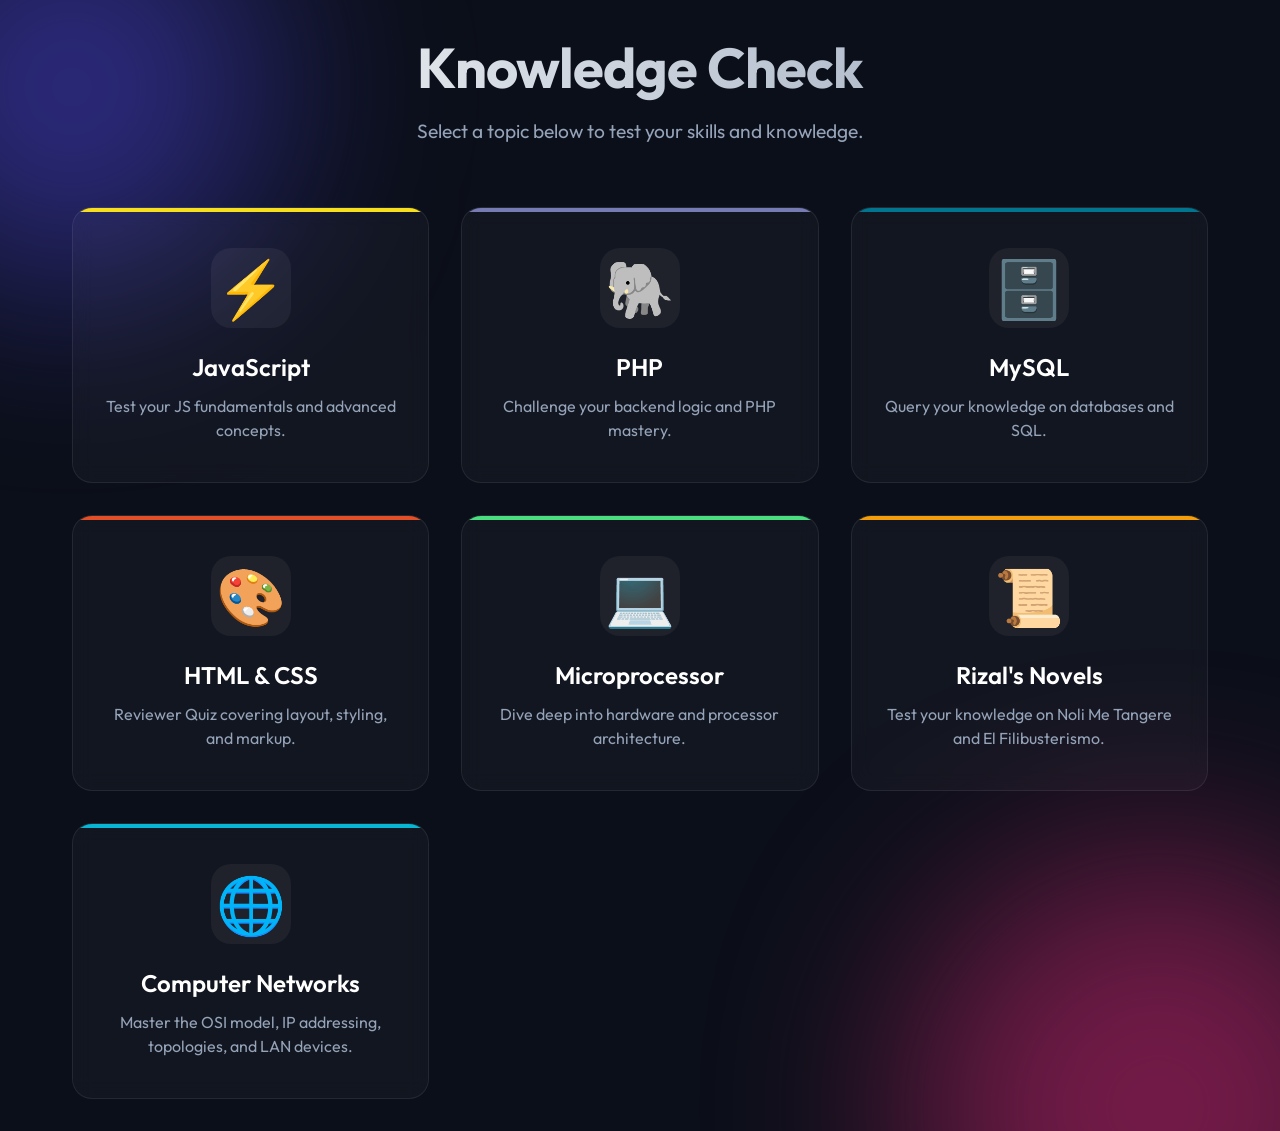
<file: index.html>
<!DOCTYPE html>
<html lang="en">
<head>
    <meta charset="UTF-8">
    <meta name="viewport" content="width=device-width, initial-scale=1.0">
    <title>Quiz Portal</title>
    <meta name="description" content="Select a quiz to test your programming and tech knowledge.">
    <link href="https://fonts.googleapis.com/css2?family=Outfit:wght@300;400;600;700&display=swap" rel="stylesheet">
    <link rel="stylesheet" href="style.css">
</head>
<body>
    <div class="background">
        <div class="blob blob-1"></div>
        <div class="blob blob-2"></div>
    </div>
    <div class="container">
        <header>
            <h1>Knowledge Check</h1>
            <p>Select a topic below to test your skills and knowledge.</p>
        </header>
        
        <div class="cards-container">
            <a href="JSQuiz/index.html" class="card js">
                <div class="card-icon">⚡</div>
                <div class="card-content">
                    <h2>JavaScript</h2>
                    <p>Test your JS fundamentals and advanced concepts.</p>
                </div>
            </a>
            
            <a href="PHP/index.html" class="card php">
                <div class="card-icon">🐘</div>
                <div class="card-content">
                    <h2>PHP</h2>
                    <p>Challenge your backend logic and PHP mastery.</p>
                </div>
            </a>
            
            <a href="MySQLQuiz/index.html" class="card mysql">
                <div class="card-icon">🗄️</div>
                <div class="card-content">
                    <h2>MySQL</h2>
                    <p>Query your knowledge on databases and SQL.</p>
                </div>
            </a>
            
            <a href="ReviewerQuiz/index.html" class="card htmlcss">
                <div class="card-icon">🎨</div>
                <div class="card-content">
                    <h2>HTML & CSS</h2>
                    <p>Reviewer Quiz covering layout, styling, and markup.</p>
                </div>
            </a>

            <a href="MicroprocessorQuiz/index.html" class="card micro">
                <div class="card-icon">💻</div>
                <div class="card-content">
                    <h2>Microprocessor</h2>
                    <p>Dive deep into hardware and processor architecture.</p>
                </div>
            </a>

            <a href="RizalQuiz/index.html" class="card rizal">
                <div class="card-icon">📜</div>
                <div class="card-content">
                    <h2>Rizal's Novels</h2>
                    <p>Test your knowledge on Noli Me Tangere and El Filibusterismo.</p>
                </div>
            </a>

            <a href="NetworksQuiz/index.html" class="card networks">
                <div class="card-icon">🌐</div>
                <div class="card-content">
                    <h2>Computer Networks</h2>
                    <p>Master the OSI model, IP addressing, topologies, and LAN devices.</p>
                </div>
            </a>
        </div>
    </div>
</body>
</html>
</file>
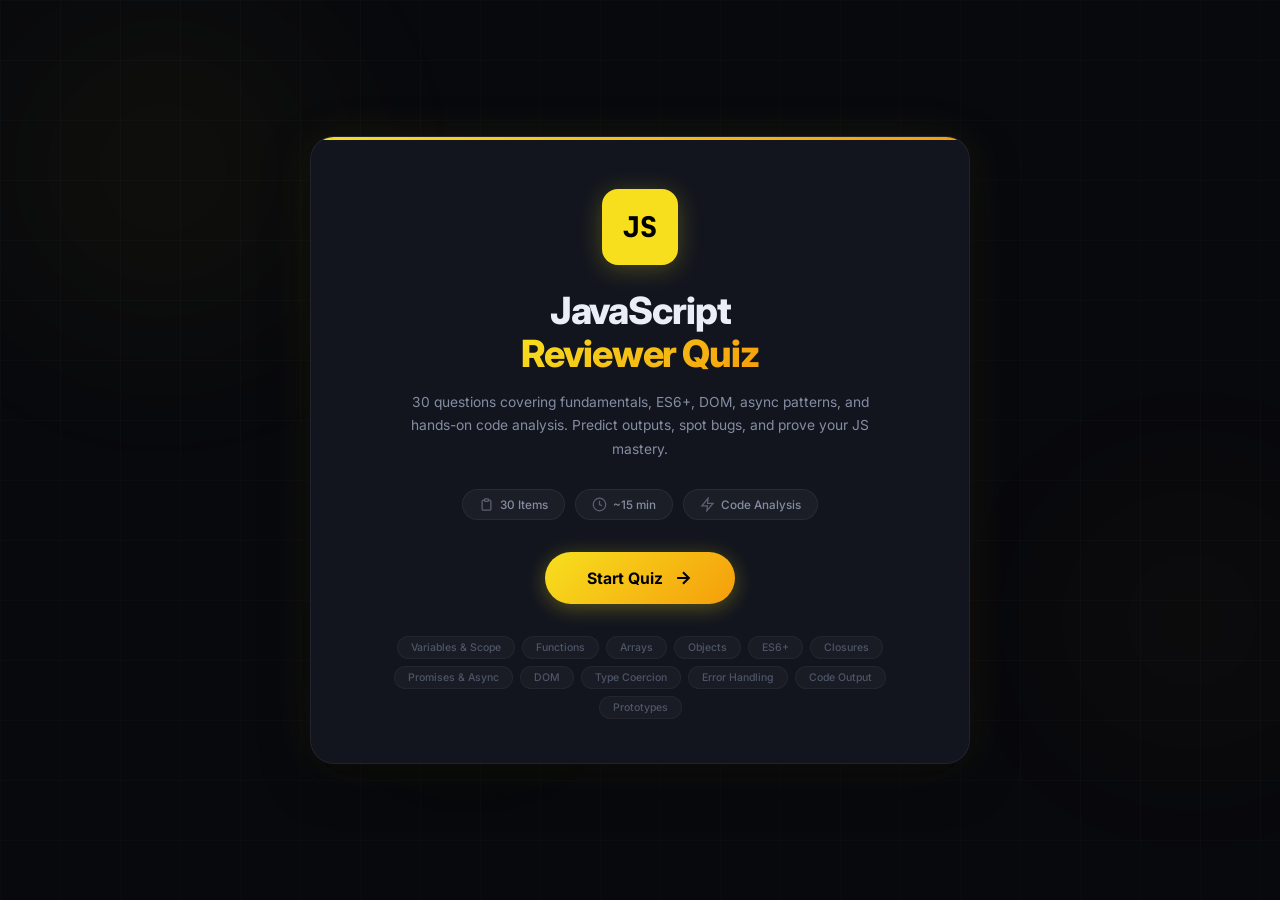
<file: JSQuiz/index.html>
<!DOCTYPE html>
<html lang="en">
<head>
    <meta charset="UTF-8">
    <meta name="viewport" content="width=device-width, initial-scale=1.0">
    <title>JavaScript Reviewer Quiz — 30 Items</title>
    <meta name="description" content="Test your JavaScript knowledge with 30 questions including code analysis, output prediction, and concept mastery.">
    <link rel="preconnect" href="https://fonts.googleapis.com">
    <link rel="preconnect" href="https://fonts.gstatic.com" crossorigin>
    <link href="https://fonts.googleapis.com/css2?family=Inter:wght@300;400;500;600;700;800;900&family=JetBrains+Mono:ital,wght@0,400;0,500;0,600;0,700;1,400&display=swap" rel="stylesheet">
    <link rel="stylesheet" href="style.css">
</head>
<body>
    <!-- Ambient -->
    <div class="ambient">
        <div class="orb orb-1"></div>
        <div class="orb orb-2"></div>
        <div class="orb orb-3"></div>
        <div class="grid-overlay"></div>
    </div>

    <div class="app" id="app">

        <!-- ===== START ===== -->
        <section class="screen start-screen active" id="startScreen">
            <div class="card start-card">
                <div class="js-logo">
                    <span>JS</span>
                </div>
                <h1 class="start-title">JavaScript<br><span class="gradient-text">Reviewer Quiz</span></h1>
                <p class="start-desc">30 questions covering fundamentals, ES6+, DOM, async patterns, and hands-on code analysis. Predict outputs, spot bugs, and prove your JS mastery.</p>

                <div class="pill-row">
                    <div class="pill"><svg width="15" height="15" viewBox="0 0 24 24" fill="none" stroke="currentColor" stroke-width="2"><path d="M9 5H7a2 2 0 00-2 2v12a2 2 0 002 2h10a2 2 0 002-2V7a2 2 0 00-2-2h-2"/><rect x="9" y="3" width="6" height="4" rx="1"/></svg>30 Items</div>
                    <div class="pill"><svg width="15" height="15" viewBox="0 0 24 24" fill="none" stroke="currentColor" stroke-width="2"><circle cx="12" cy="12" r="10"/><path d="M12 6v6l4 2"/></svg>~15 min</div>
                    <div class="pill"><svg width="15" height="15" viewBox="0 0 24 24" fill="none" stroke="currentColor" stroke-width="2"><path d="M13 2L3 14h9l-1 8 10-12h-9l1-8z"/></svg>Code Analysis</div>
                </div>

                <button class="btn-start" id="btnStart">
                    <span>Start Quiz</span>
                    <svg width="20" height="20" viewBox="0 0 24 24" fill="none" stroke="currentColor" stroke-width="2.5"><path d="M5 12h14M12 5l7 7-7 7"/></svg>
                </button>

                <div class="tag-cloud">
                    <span>Variables & Scope</span><span>Functions</span><span>Arrays</span>
                    <span>Objects</span><span>ES6+</span><span>Closures</span>
                    <span>Promises & Async</span><span>DOM</span><span>Type Coercion</span>
                    <span>Error Handling</span><span>Code Output</span><span>Prototypes</span>
                </div>
            </div>
        </section>

        <!-- ===== QUIZ ===== -->
        <section class="screen quiz-screen" id="quizScreen">
            <header class="quiz-topbar">
                <div class="topbar-left">
                    <span class="q-num" id="qNum">1 / 30</span>
                    <span class="q-cat-pill" id="qCatPill">Fundamentals</span>
                </div>
                <div class="topbar-right">
                    <span class="score-badge" id="scoreBadge">
                        <svg width="14" height="14" viewBox="0 0 24 24" fill="none" stroke="currentColor" stroke-width="2"><polygon points="12 2 15.09 8.26 22 9.27 17 14.14 18.18 21.02 12 17.77 5.82 21.02 7 14.14 2 9.27 8.91 8.26 12 2"/></svg>
                        <span id="liveScore">0</span>
                    </span>
                </div>
            </header>

            <div class="progress-track"><div class="progress-fill" id="progressFill"></div></div>

            <div class="quiz-card" id="quizCard">
                <!-- Type indicator -->
                <div class="q-type-row">
                    <span class="q-type-badge" id="qTypeBadge">
                        <svg width="14" height="14" viewBox="0 0 24 24" fill="none" stroke="currentColor" stroke-width="2"><circle cx="12" cy="12" r="10"/><path d="M9.09 9a3 3 0 015.83 1c0 2-3 3-3 3"/><circle cx="12" cy="17" r=".5"/></svg>
                        Concept
                    </span>
                    <span class="q-diff" id="qDiff">Medium</span>
                </div>

                <!-- Question -->
                <h2 class="q-text" id="qText">Loading…</h2>

                <!-- Code block -->
                <div class="code-panel" id="codePanel" style="display:none">
                    <div class="code-toolbar">
                        <span class="code-lang">JavaScript</span>
                        <span class="code-label" id="codeLabel">Analyze this code</span>
                    </div>
                    <pre class="code-pre"><code id="codeContent"></code></pre>
                </div>

                <!-- Options -->
                <div class="options" id="optionsContainer"></div>

                <!-- Feedback -->
                <div class="feedback" id="feedback" style="display:none">
                    <div class="fb-stripe" id="fbStripe"></div>
                    <div class="fb-body">
                        <div class="fb-head">
                            <span class="fb-icon" id="fbIcon"></span>
                            <span class="fb-title" id="fbTitle">Correct!</span>
                        </div>
                        <p class="fb-explain" id="fbExplain"></p>
                    </div>
                </div>
            </div>

            <div class="quiz-bottom">
                <button class="btn-next" id="btnNext" style="display:none">
                    <span id="nextLabel">Next</span>
                    <svg width="18" height="18" viewBox="0 0 24 24" fill="none" stroke="currentColor" stroke-width="2.5"><path d="M5 12h14M12 5l7 7-7 7"/></svg>
                </button>
            </div>
        </section>

        <!-- ===== RESULTS ===== -->
        <section class="screen results-screen" id="resultsScreen">
            <div class="card results-card">
                <!-- Score ring -->
                <div class="ring-wrap">
                    <svg class="ring-svg" viewBox="0 0 130 130">
                        <circle cx="65" cy="65" r="56" stroke="rgba(255,255,255,0.05)" stroke-width="10" fill="none"/>
                        <circle id="ringArc" cx="65" cy="65" r="56" stroke="url(#rGrad)" stroke-width="10" fill="none" stroke-linecap="round" stroke-dasharray="351.86" stroke-dashoffset="351.86" transform="rotate(-90 65 65)"/>
                        <defs><linearGradient id="rGrad" x1="0%" y1="0%" x2="100%" y2="100%"><stop offset="0%" stop-color="#facc15"/><stop offset="50%" stop-color="#f59e0b"/><stop offset="100%" stop-color="#4ade80"/></linearGradient></defs>
                    </svg>
                    <div class="ring-inner">
                        <span class="ring-num" id="ringNum">0</span>
                        <span class="ring-of">/ 30</span>
                    </div>
                </div>

                <h2 class="res-title" id="resTitle">Quiz Complete!</h2>
                <p class="res-sub" id="resSub">Here's your breakdown.</p>

                <div class="stat-row">
                    <div class="stat-box correct"><span class="stat-n" id="statCorrect">0</span><span class="stat-l">Correct</span></div>
                    <div class="stat-box wrong"><span class="stat-n" id="statWrong">0</span><span class="stat-l">Wrong</span></div>
                    <div class="stat-box pct"><span class="stat-n" id="statPct">0%</span><span class="stat-l">Score</span></div>
                </div>

                <!-- Category breakdown -->
                <div class="cat-breakdown" id="catBreakdown"></div>

                <!-- Review -->
                <button class="btn-toggle-review" id="btnToggleReview">
                    <svg width="16" height="16" viewBox="0 0 24 24" fill="none" stroke="currentColor" stroke-width="2"><path d="M1 12s4-8 11-8 11 8 11 8-4 8-11 8-11-8-11-8z"/><circle cx="12" cy="12" r="3"/></svg>
                    Review All Answers
                    <svg class="chev" width="14" height="14" viewBox="0 0 24 24" fill="none" stroke="currentColor" stroke-width="2"><path d="M6 9l6 6 6-6"/></svg>
                </button>
                <div class="review-list" id="reviewList" style="display:none"></div>

                <button class="btn-start" id="btnRetry">
                    <svg width="18" height="18" viewBox="0 0 24 24" fill="none" stroke="currentColor" stroke-width="2"><path d="M1 4v6h6"/><path d="M3.51 15a9 9 0 105.64-12.36L1 10"/></svg>
                    <span>Retake Quiz</span>
                </button>
            </div>
        </section>
    </div>

    <script src="questions.js"></script>
    <script src="app.js"></script>
</body>
</html>
</file>
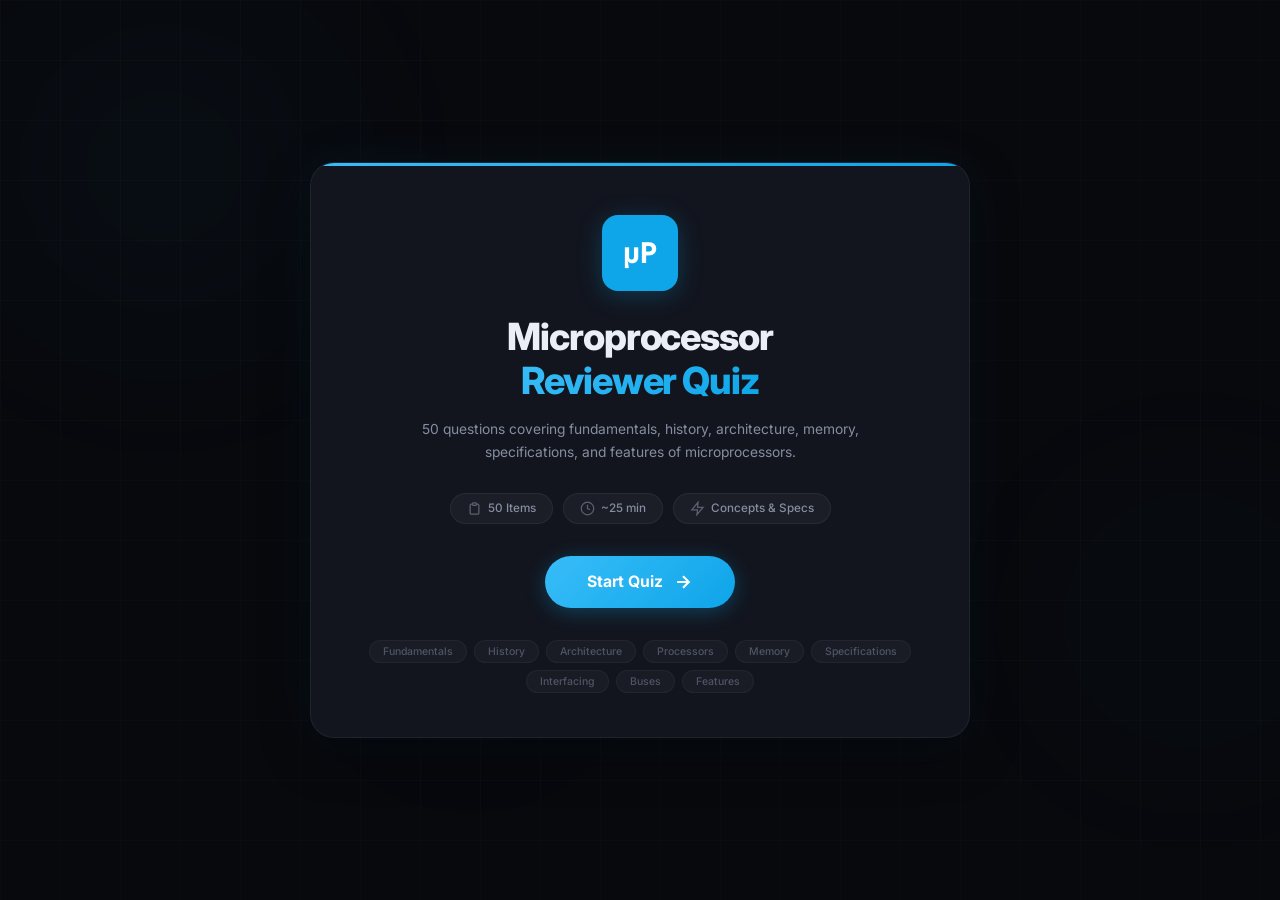
<file: MicroprocessorQuiz/index.html>
<!DOCTYPE html>
<html lang="en">
<head>
    <meta charset="UTF-8">
    <meta name="viewport" content="width=device-width, initial-scale=1.0">
    <title>Microprocessor Reviewer Quiz — 50 Items</title>
    <meta name="description" content="Test your Microprocessor knowledge with 50 questions based on your reviewer materials.">
    <link rel="preconnect" href="https://fonts.googleapis.com">
    <link rel="preconnect" href="https://fonts.gstatic.com" crossorigin>
    <link href="https://fonts.googleapis.com/css2?family=Inter:wght@300;400;500;600;700;800;900&family=JetBrains+Mono:ital,wght@0,400;0,500;0,600;0,700;1,400&display=swap" rel="stylesheet">
    <link rel="stylesheet" href="style.css">
</head>
<body>
    <!-- Ambient -->
    <div class="ambient">
        <div class="orb orb-1"></div>
        <div class="orb orb-2"></div>
        <div class="orb orb-3"></div>
        <div class="grid-overlay"></div>
    </div>

    <div class="app" id="app">

        <!-- ===== START ===== -->
        <section class="screen start-screen active" id="startScreen">
            <div class="card start-card">
                <div class="mp-logo">
                    <span>µP</span>
                </div>
                <h1 class="start-title">Microprocessor<br><span class="gradient-text">Reviewer Quiz</span></h1>
                <p class="start-desc">50 questions covering fundamentals, history, architecture, memory, specifications, and features of microprocessors.</p>

                <div class="pill-row">
                    <div class="pill"><svg width="15" height="15" viewBox="0 0 24 24" fill="none" stroke="currentColor" stroke-width="2"><path d="M9 5H7a2 2 0 00-2 2v12a2 2 0 002 2h10a2 2 0 002-2V7a2 2 0 00-2-2h-2"/><rect x="9" y="3" width="6" height="4" rx="1"/></svg>50 Items</div>
                    <div class="pill"><svg width="15" height="15" viewBox="0 0 24 24" fill="none" stroke="currentColor" stroke-width="2"><circle cx="12" cy="12" r="10"/><path d="M12 6v6l4 2"/></svg>~25 min</div>
                    <div class="pill"><svg width="15" height="15" viewBox="0 0 24 24" fill="none" stroke="currentColor" stroke-width="2"><path d="M13 2L3 14h9l-1 8 10-12h-9l1-8z"/></svg>Concepts & Specs</div>
                </div>

                <button class="btn-start" id="btnStart">
                    <span>Start Quiz</span>
                    <svg width="20" height="20" viewBox="0 0 24 24" fill="none" stroke="currentColor" stroke-width="2.5"><path d="M5 12h14M12 5l7 7-7 7"/></svg>
                </button>

                <div class="tag-cloud">
                    <span>Fundamentals</span><span>History</span><span>Architecture</span>
                    <span>Processors</span><span>Memory</span><span>Specifications</span>
                    <span>Interfacing</span><span>Buses</span><span>Features</span>
                </div>
            </div>
        </section>

        <!-- ===== QUIZ ===== -->
        <section class="screen quiz-screen" id="quizScreen">
            <header class="quiz-topbar">
                <div class="topbar-left">
                    <span class="q-num" id="qNum">1 / 50</span>
                    <span class="q-cat-pill" id="qCatPill">Fundamentals</span>
                </div>
                <div class="topbar-right">
                    <span class="score-badge" id="scoreBadge">
                        <svg width="14" height="14" viewBox="0 0 24 24" fill="none" stroke="currentColor" stroke-width="2"><polygon points="12 2 15.09 8.26 22 9.27 17 14.14 18.18 21.02 12 17.77 5.82 21.02 7 14.14 2 9.27 8.91 8.26 12 2"/></svg>
                        <span id="liveScore">0</span>
                    </span>
                </div>
            </header>

            <div class="progress-track"><div class="progress-fill" id="progressFill"></div></div>

            <div class="quiz-card" id="quizCard">
                <!-- Type indicator -->
                <div class="q-type-row">
                    <span class="q-type-badge" id="qTypeBadge">
                        <svg width="14" height="14" viewBox="0 0 24 24" fill="none" stroke="currentColor" stroke-width="2"><circle cx="12" cy="12" r="10"/><path d="M9.09 9a3 3 0 015.83 1c0 2-3 3-3 3"/><circle cx="12" cy="17" r=".5"/></svg>
                        Concept
                    </span>
                    <span class="q-diff" id="qDiff">Medium</span>
                </div>

                <!-- Question -->
                <h2 class="q-text" id="qText">Loading…</h2>

                <!-- Code block -->
                <div class="code-panel" id="codePanel" style="display:none">
                    <div class="code-toolbar">
                        <span class="code-lang">Data</span>
                        <span class="code-label" id="codeLabel">Information</span>
                    </div>
                    <pre class="code-pre"><code id="codeContent"></code></pre>
                </div>

                <!-- Options -->
                <div class="options" id="optionsContainer"></div>

                <!-- Feedback -->
                <div class="feedback" id="feedback" style="display:none">
                    <div class="fb-stripe" id="fbStripe"></div>
                    <div class="fb-body">
                        <div class="fb-head">
                            <span class="fb-icon" id="fbIcon"></span>
                            <span class="fb-title" id="fbTitle">Correct!</span>
                        </div>
                        <p class="fb-explain" id="fbExplain"></p>
                    </div>
                </div>
            </div>

            <div class="quiz-bottom">
                <button class="btn-next" id="btnNext" style="display:none">
                    <span id="nextLabel">Next</span>
                    <svg width="18" height="18" viewBox="0 0 24 24" fill="none" stroke="currentColor" stroke-width="2.5"><path d="M5 12h14M12 5l7 7-7 7"/></svg>
                </button>
            </div>
        </section>

        <!-- ===== RESULTS ===== -->
        <section class="screen results-screen" id="resultsScreen">
            <div class="card results-card">
                <!-- Score ring -->
                <div class="ring-wrap">
                    <svg class="ring-svg" viewBox="0 0 130 130">
                        <circle cx="65" cy="65" r="56" stroke="rgba(255,255,255,0.05)" stroke-width="10" fill="none"/>
                        <circle id="ringArc" cx="65" cy="65" r="56" stroke="url(#rGrad)" stroke-width="10" fill="none" stroke-linecap="round" stroke-dasharray="351.86" stroke-dashoffset="351.86" transform="rotate(-90 65 65)"/>
                        <defs><linearGradient id="rGrad" x1="0%" y1="0%" x2="100%" y2="100%"><stop offset="0%" stop-color="#38bdf8"/><stop offset="50%" stop-color="#0ea5e9"/><stop offset="100%" stop-color="#4ade80"/></linearGradient></defs>
                    </svg>
                    <div class="ring-inner">
                        <span class="ring-num" id="ringNum">0</span>
                        <span class="ring-of">/ 50</span>
                    </div>
                </div>

                <h2 class="res-title" id="resTitle">Quiz Complete!</h2>
                <p class="res-sub" id="resSub">Here's your breakdown.</p>

                <div class="stat-row">
                    <div class="stat-box correct"><span class="stat-n" id="statCorrect">0</span><span class="stat-l">Correct</span></div>
                    <div class="stat-box wrong"><span class="stat-n" id="statWrong">0</span><span class="stat-l">Wrong</span></div>
                    <div class="stat-box pct"><span class="stat-n" id="statPct">0%</span><span class="stat-l">Score</span></div>
                </div>

                <!-- Category breakdown -->
                <div class="cat-breakdown" id="catBreakdown"></div>

                <!-- Review -->
                <button class="btn-toggle-review" id="btnToggleReview">
                    <svg width="16" height="16" viewBox="0 0 24 24" fill="none" stroke="currentColor" stroke-width="2"><path d="M1 12s4-8 11-8 11 8 11 8-4 8-11 8-11-8-11-8z"/><circle cx="12" cy="12" r="3"/></svg>
                    Review All Answers
                    <svg class="chev" width="14" height="14" viewBox="0 0 24 24" fill="none" stroke="currentColor" stroke-width="2"><path d="M6 9l6 6 6-6"/></svg>
                </button>
                <div class="review-list" id="reviewList" style="display:none"></div>

                <button class="btn-start" id="btnRetry">
                    <svg width="18" height="18" viewBox="0 0 24 24" fill="none" stroke="currentColor" stroke-width="2"><path d="M1 4v6h6"/><path d="M3.51 15a9 9 0 105.64-12.36L1 10"/></svg>
                    <span>Retake Quiz</span>
                </button>
            </div>
        </section>
    </div>

    <script src="questions.js"></script>
    <script src="app.js"></script>
</body>
</html>
</file>
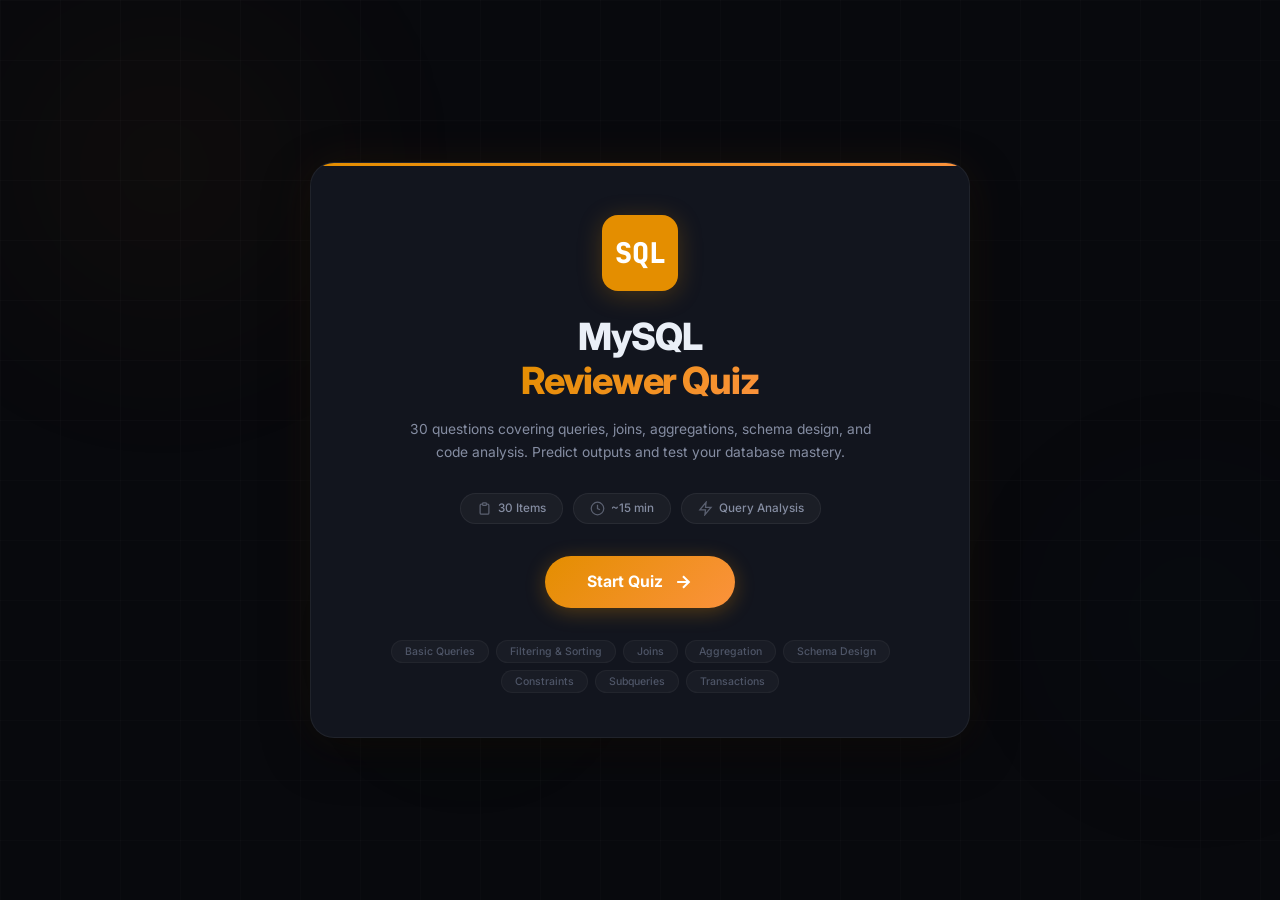
<file: MySQLQuiz/index.html>
<!DOCTYPE html>
<html lang="en">
<head>
    <meta charset="UTF-8">
    <meta name="viewport" content="width=device-width, initial-scale=1.0">
    <title>MySQL Reviewer Quiz — 30 Items</title>
    <meta name="description" content="Test your MySQL knowledge with 30 questions including query analysis and database concepts.">
    <link rel="preconnect" href="https://fonts.googleapis.com">
    <link rel="preconnect" href="https://fonts.gstatic.com" crossorigin>
    <link href="https://fonts.googleapis.com/css2?family=Inter:wght@300;400;500;600;700;800;900&family=JetBrains+Mono:ital,wght@0,400;0,500;0,600;0,700;1,400&display=swap" rel="stylesheet">
    <link rel="stylesheet" href="style.css">
</head>
<body>
    <!-- Ambient -->
    <div class="ambient">
        <div class="orb orb-1"></div>
        <div class="orb orb-2"></div>
        <div class="orb orb-3"></div>
        <div class="grid-overlay"></div>
    </div>

    <div class="app" id="app">

        <!-- ===== START ===== -->
        <section class="screen start-screen active" id="startScreen">
            <div class="card start-card">
                <div class="sql-logo">
                    <span>SQL</span>
                </div>
                <h1 class="start-title">MySQL<br><span class="gradient-text">Reviewer Quiz</span></h1>
                <p class="start-desc">30 questions covering queries, joins, aggregations, schema design, and code analysis. Predict outputs and test your database mastery.</p>

                <div class="pill-row">
                    <div class="pill"><svg width="15" height="15" viewBox="0 0 24 24" fill="none" stroke="currentColor" stroke-width="2"><path d="M9 5H7a2 2 0 00-2 2v12a2 2 0 002 2h10a2 2 0 002-2V7a2 2 0 00-2-2h-2"/><rect x="9" y="3" width="6" height="4" rx="1"/></svg>30 Items</div>
                    <div class="pill"><svg width="15" height="15" viewBox="0 0 24 24" fill="none" stroke="currentColor" stroke-width="2"><circle cx="12" cy="12" r="10"/><path d="M12 6v6l4 2"/></svg>~15 min</div>
                    <div class="pill"><svg width="15" height="15" viewBox="0 0 24 24" fill="none" stroke="currentColor" stroke-width="2"><path d="M13 2L3 14h9l-1 8 10-12h-9l1-8z"/></svg>Query Analysis</div>
                </div>

                <button class="btn-start" id="btnStart">
                    <span>Start Quiz</span>
                    <svg width="20" height="20" viewBox="0 0 24 24" fill="none" stroke="currentColor" stroke-width="2.5"><path d="M5 12h14M12 5l7 7-7 7"/></svg>
                </button>

                <div class="tag-cloud">
                    <span>Basic Queries</span><span>Filtering & Sorting</span><span>Joins</span>
                    <span>Aggregation</span><span>Schema Design</span><span>Constraints</span>
                    <span>Subqueries</span><span>Transactions</span>
                </div>
            </div>
        </section>

        <!-- ===== QUIZ ===== -->
        <section class="screen quiz-screen" id="quizScreen">
            <header class="quiz-topbar">
                <div class="topbar-left">
                    <span class="q-num" id="qNum">1 / 30</span>
                    <span class="q-cat-pill" id="qCatPill">Basic Queries</span>
                </div>
                <div class="topbar-right">
                    <span class="score-badge" id="scoreBadge">
                        <svg width="14" height="14" viewBox="0 0 24 24" fill="none" stroke="currentColor" stroke-width="2"><polygon points="12 2 15.09 8.26 22 9.27 17 14.14 18.18 21.02 12 17.77 5.82 21.02 7 14.14 2 9.27 8.91 8.26 12 2"/></svg>
                        <span id="liveScore">0</span>
                    </span>
                </div>
            </header>

            <div class="progress-track"><div class="progress-fill" id="progressFill"></div></div>

            <div class="quiz-card" id="quizCard">
                <!-- Type indicator -->
                <div class="q-type-row">
                    <span class="q-type-badge" id="qTypeBadge">
                        <svg width="14" height="14" viewBox="0 0 24 24" fill="none" stroke="currentColor" stroke-width="2"><circle cx="12" cy="12" r="10"/><path d="M9.09 9a3 3 0 015.83 1c0 2-3 3-3 3"/><circle cx="12" cy="17" r=".5"/></svg>
                        Concept
                    </span>
                    <span class="q-diff" id="qDiff">Medium</span>
                </div>

                <!-- Question -->
                <h2 class="q-text" id="qText">Loading…</h2>

                <!-- Code block -->
                <div class="code-panel" id="codePanel" style="display:none">
                    <div class="code-toolbar">
                        <span class="code-lang">MySQL</span>
                        <span class="code-label" id="codeLabel">Analyze this query</span>
                    </div>
                    <pre class="code-pre"><code id="codeContent"></code></pre>
                </div>

                <!-- Options -->
                <div class="options" id="optionsContainer"></div>

                <!-- Feedback -->
                <div class="feedback" id="feedback" style="display:none">
                    <div class="fb-stripe" id="fbStripe"></div>
                    <div class="fb-body">
                        <div class="fb-head">
                            <span class="fb-icon" id="fbIcon"></span>
                            <span class="fb-title" id="fbTitle">Correct!</span>
                        </div>
                        <p class="fb-explain" id="fbExplain"></p>
                    </div>
                </div>
            </div>

            <div class="quiz-bottom">
                <button class="btn-next" id="btnNext" style="display:none">
                    <span id="nextLabel">Next</span>
                    <svg width="18" height="18" viewBox="0 0 24 24" fill="none" stroke="currentColor" stroke-width="2.5"><path d="M5 12h14M12 5l7 7-7 7"/></svg>
                </button>
            </div>
        </section>

        <!-- ===== RESULTS ===== -->
        <section class="screen results-screen" id="resultsScreen">
            <div class="card results-card">
                <!-- Score ring -->
                <div class="ring-wrap">
                    <svg class="ring-svg" viewBox="0 0 130 130">
                        <circle cx="65" cy="65" r="56" stroke="rgba(255,255,255,0.05)" stroke-width="10" fill="none"/>
                        <circle id="ringArc" cx="65" cy="65" r="56" stroke="url(#rGrad)" stroke-width="10" fill="none" stroke-linecap="round" stroke-dasharray="351.86" stroke-dashoffset="351.86" transform="rotate(-90 65 65)"/>
                        <defs><linearGradient id="rGrad" x1="0%" y1="0%" x2="100%" y2="100%"><stop offset="0%" stop-color="#E48E00"/><stop offset="50%" stop-color="#00758F"/><stop offset="100%" stop-color="#4ade80"/></linearGradient></defs>
                    </svg>
                    <div class="ring-inner">
                        <span class="ring-num" id="ringNum">0</span>
                        <span class="ring-of">/ 30</span>
                    </div>
                </div>

                <h2 class="res-title" id="resTitle">Quiz Complete!</h2>
                <p class="res-sub" id="resSub">Here's your breakdown.</p>

                <div class="stat-row">
                    <div class="stat-box correct"><span class="stat-n" id="statCorrect">0</span><span class="stat-l">Correct</span></div>
                    <div class="stat-box wrong"><span class="stat-n" id="statWrong">0</span><span class="stat-l">Wrong</span></div>
                    <div class="stat-box pct"><span class="stat-n" id="statPct">0%</span><span class="stat-l">Score</span></div>
                </div>

                <!-- Category breakdown -->
                <div class="cat-breakdown" id="catBreakdown"></div>

                <!-- Review -->
                <button class="btn-toggle-review" id="btnToggleReview">
                    <svg width="16" height="16" viewBox="0 0 24 24" fill="none" stroke="currentColor" stroke-width="2"><path d="M1 12s4-8 11-8 11 8 11 8-4 8-11 8-11-8-11-8z"/><circle cx="12" cy="12" r="3"/></svg>
                    Review All Answers
                    <svg class="chev" width="14" height="14" viewBox="0 0 24 24" fill="none" stroke="currentColor" stroke-width="2"><path d="M6 9l6 6 6-6"/></svg>
                </button>
                <div class="review-list" id="reviewList" style="display:none"></div>

                <button class="btn-start" id="btnRetry">
                    <svg width="18" height="18" viewBox="0 0 24 24" fill="none" stroke="currentColor" stroke-width="2"><path d="M1 4v6h6"/><path d="M3.51 15a9 9 0 105.64-12.36L1 10"/></svg>
                    <span>Retake Quiz</span>
                </button>
            </div>
        </section>
    </div>

    <script src="questions.js"></script>
    <script src="app.js"></script>
</body>
</html>
</file>
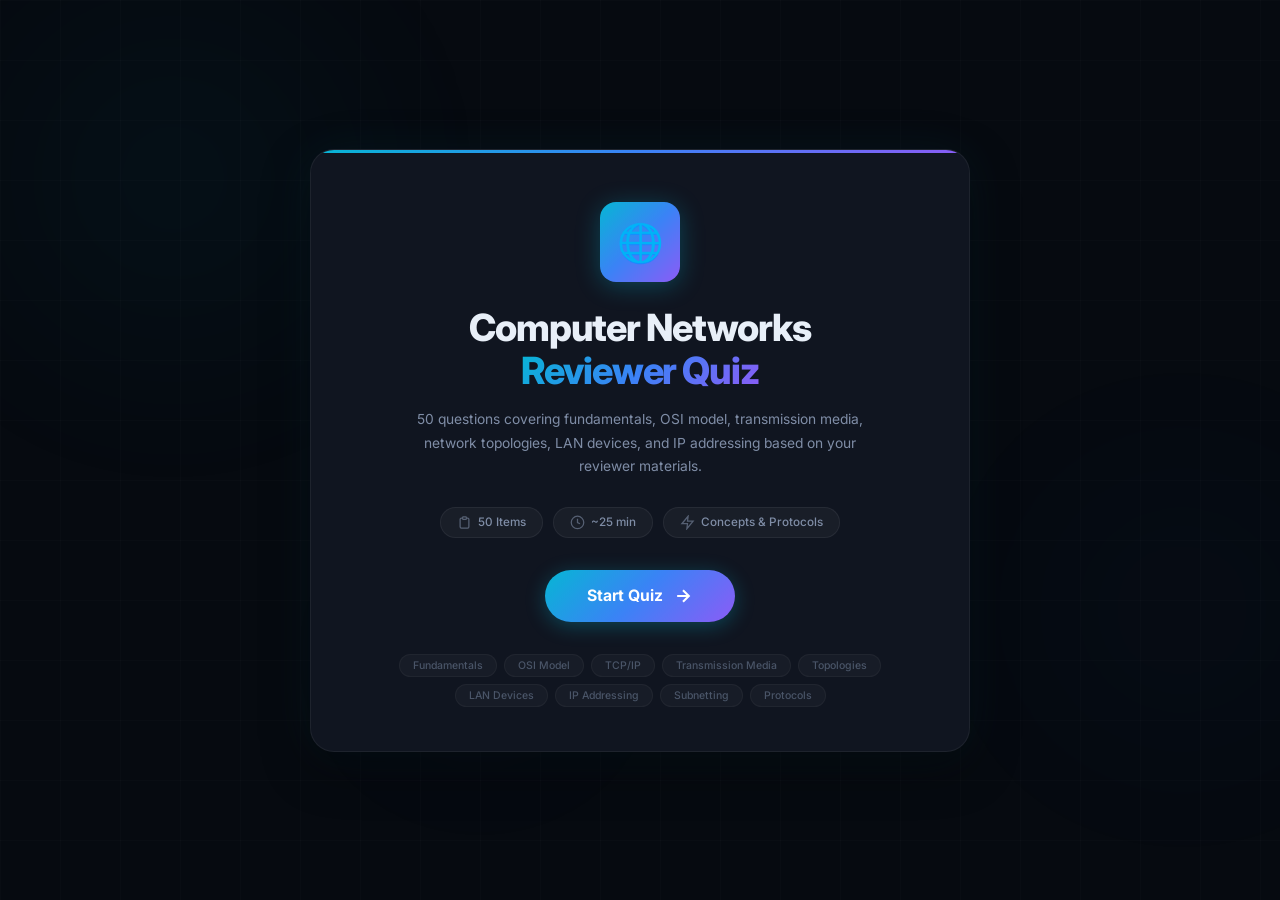
<file: NetworksQuiz/index.html>
<!DOCTYPE html>
<html lang="en">
<head>
    <meta charset="UTF-8">
    <meta name="viewport" content="width=device-width, initial-scale=1.0">
    <title>Computer Networks Reviewer Quiz — 50 Items</title>
    <meta name="description" content="Test your Computer Networks knowledge with 50 questions covering OSI model, IP addressing, transmission media, topologies, and LAN devices.">
    <link rel="preconnect" href="https://fonts.googleapis.com">
    <link rel="preconnect" href="https://fonts.gstatic.com" crossorigin>
    <link href="https://fonts.googleapis.com/css2?family=Inter:wght@300;400;500;600;700;800;900&family=JetBrains+Mono:ital,wght@0,400;0,500;0,600;0,700;1,400&display=swap" rel="stylesheet">
    <link rel="stylesheet" href="style.css">
</head>
<body>
    <!-- Ambient -->
    <div class="ambient">
        <div class="orb orb-1"></div>
        <div class="orb orb-2"></div>
        <div class="orb orb-3"></div>
        <div class="grid-overlay"></div>
    </div>

    <div class="app" id="app">

        <!-- ===== START ===== -->
        <section class="screen start-screen active" id="startScreen">
            <div class="card start-card">
                <div class="net-logo">
                    <span>🌐</span>
                </div>
                <h1 class="start-title">Computer Networks<br><span class="gradient-text">Reviewer Quiz</span></h1>
                <p class="start-desc">50 questions covering fundamentals, OSI model, transmission media, network topologies, LAN devices, and IP addressing based on your reviewer materials.</p>

                <div class="pill-row">
                    <div class="pill"><svg width="15" height="15" viewBox="0 0 24 24" fill="none" stroke="currentColor" stroke-width="2"><path d="M9 5H7a2 2 0 00-2 2v12a2 2 0 002 2h10a2 2 0 002-2V7a2 2 0 00-2-2h-2"/><rect x="9" y="3" width="6" height="4" rx="1"/></svg>50 Items</div>
                    <div class="pill"><svg width="15" height="15" viewBox="0 0 24 24" fill="none" stroke="currentColor" stroke-width="2"><circle cx="12" cy="12" r="10"/><path d="M12 6v6l4 2"/></svg>~25 min</div>
                    <div class="pill"><svg width="15" height="15" viewBox="0 0 24 24" fill="none" stroke="currentColor" stroke-width="2"><path d="M13 2L3 14h9l-1 8 10-12h-9l1-8z"/></svg>Concepts & Protocols</div>
                </div>

                <button class="btn-start" id="btnStart">
                    <span>Start Quiz</span>
                    <svg width="20" height="20" viewBox="0 0 24 24" fill="none" stroke="currentColor" stroke-width="2.5"><path d="M5 12h14M12 5l7 7-7 7"/></svg>
                </button>

                <div class="tag-cloud">
                    <span>Fundamentals</span><span>OSI Model</span><span>TCP/IP</span>
                    <span>Transmission Media</span><span>Topologies</span><span>LAN Devices</span>
                    <span>IP Addressing</span><span>Subnetting</span><span>Protocols</span>
                </div>
            </div>
        </section>

        <!-- ===== QUIZ ===== -->
        <section class="screen quiz-screen" id="quizScreen">
            <header class="quiz-topbar">
                <div class="topbar-left">
                    <span class="q-num" id="qNum">1 / 50</span>
                    <span class="q-cat-pill" id="qCatPill">Fundamentals</span>
                </div>
                <div class="topbar-right">
                    <span class="score-badge" id="scoreBadge">
                        <svg width="14" height="14" viewBox="0 0 24 24" fill="none" stroke="currentColor" stroke-width="2"><polygon points="12 2 15.09 8.26 22 9.27 17 14.14 18.18 21.02 12 17.77 5.82 21.02 7 14.14 2 9.27 8.91 8.26 12 2"/></svg>
                        <span id="liveScore">0</span>
                    </span>
                </div>
            </header>

            <div class="progress-track"><div class="progress-fill" id="progressFill"></div></div>

            <div class="quiz-card" id="quizCard">
                <!-- Type indicator -->
                <div class="q-type-row">
                    <span class="q-type-badge" id="qTypeBadge">
                        <svg width="14" height="14" viewBox="0 0 24 24" fill="none" stroke="currentColor" stroke-width="2"><circle cx="12" cy="12" r="10"/><path d="M9.09 9a3 3 0 015.83 1c0 2-3 3-3 3"/><circle cx="12" cy="17" r=".5"/></svg>
                        Concept
                    </span>
                    <span class="q-diff" id="qDiff">Medium</span>
                </div>

                <!-- Question -->
                <h2 class="q-text" id="qText">Loading…</h2>

                <!-- Code block -->
                <div class="code-panel" id="codePanel" style="display:none">
                    <div class="code-toolbar">
                        <span class="code-lang">Data</span>
                        <span class="code-label" id="codeLabel">Information</span>
                    </div>
                    <pre class="code-pre"><code id="codeContent"></code></pre>
                </div>

                <!-- Options -->
                <div class="options" id="optionsContainer"></div>

                <!-- Feedback -->
                <div class="feedback" id="feedback" style="display:none">
                    <div class="fb-stripe" id="fbStripe"></div>
                    <div class="fb-body">
                        <div class="fb-head">
                            <span class="fb-icon" id="fbIcon"></span>
                            <span class="fb-title" id="fbTitle">Correct!</span>
                        </div>
                        <p class="fb-explain" id="fbExplain"></p>
                    </div>
                </div>
            </div>

            <div class="quiz-bottom">
                <button class="btn-next" id="btnNext" style="display:none">
                    <span id="nextLabel">Next</span>
                    <svg width="18" height="18" viewBox="0 0 24 24" fill="none" stroke="currentColor" stroke-width="2.5"><path d="M5 12h14M12 5l7 7-7 7"/></svg>
                </button>
            </div>
        </section>

        <!-- ===== RESULTS ===== -->
        <section class="screen results-screen" id="resultsScreen">
            <div class="card results-card">
                <!-- Score ring -->
                <div class="ring-wrap">
                    <svg class="ring-svg" viewBox="0 0 130 130">
                        <circle cx="65" cy="65" r="56" stroke="rgba(255,255,255,0.05)" stroke-width="10" fill="none"/>
                        <circle id="ringArc" cx="65" cy="65" r="56" stroke="url(#rGrad)" stroke-width="10" fill="none" stroke-linecap="round" stroke-dasharray="351.86" stroke-dashoffset="351.86" transform="rotate(-90 65 65)"/>
                        <defs><linearGradient id="rGrad" x1="0%" y1="0%" x2="100%" y2="100%"><stop offset="0%" stop-color="#06b6d4"/><stop offset="50%" stop-color="#3b82f6"/><stop offset="100%" stop-color="#8b5cf6"/></linearGradient></defs>
                    </svg>
                    <div class="ring-inner">
                        <span class="ring-num" id="ringNum">0</span>
                        <span class="ring-of">/ 50</span>
                    </div>
                </div>

                <h2 class="res-title" id="resTitle">Quiz Complete!</h2>
                <p class="res-sub" id="resSub">Here's your breakdown.</p>

                <div class="stat-row">
                    <div class="stat-box correct"><span class="stat-n" id="statCorrect">0</span><span class="stat-l">Correct</span></div>
                    <div class="stat-box wrong"><span class="stat-n" id="statWrong">0</span><span class="stat-l">Wrong</span></div>
                    <div class="stat-box pct"><span class="stat-n" id="statPct">0%</span><span class="stat-l">Score</span></div>
                </div>

                <!-- Category breakdown -->
                <div class="cat-breakdown" id="catBreakdown"></div>

                <!-- Review -->
                <button class="btn-toggle-review" id="btnToggleReview">
                    <svg width="16" height="16" viewBox="0 0 24 24" fill="none" stroke="currentColor" stroke-width="2"><path d="M1 12s4-8 11-8 11 8 11 8-4 8-11 8-11-8-11-8z"/><circle cx="12" cy="12" r="3"/></svg>
                    Review All Answers
                    <svg class="chev" width="14" height="14" viewBox="0 0 24 24" fill="none" stroke="currentColor" stroke-width="2"><path d="M6 9l6 6 6-6"/></svg>
                </button>
                <div class="review-list" id="reviewList" style="display:none"></div>

                <button class="btn-start" id="btnRetry">
                    <svg width="18" height="18" viewBox="0 0 24 24" fill="none" stroke="currentColor" stroke-width="2"><path d="M1 4v6h6"/><path d="M3.51 15a9 9 0 105.64-12.36L1 10"/></svg>
                    <span>Retake Quiz</span>
                </button>
            </div>
        </section>
    </div>

    <script src="questions.js"></script>
    <script src="app.js"></script>
</body>
</html>
</file>
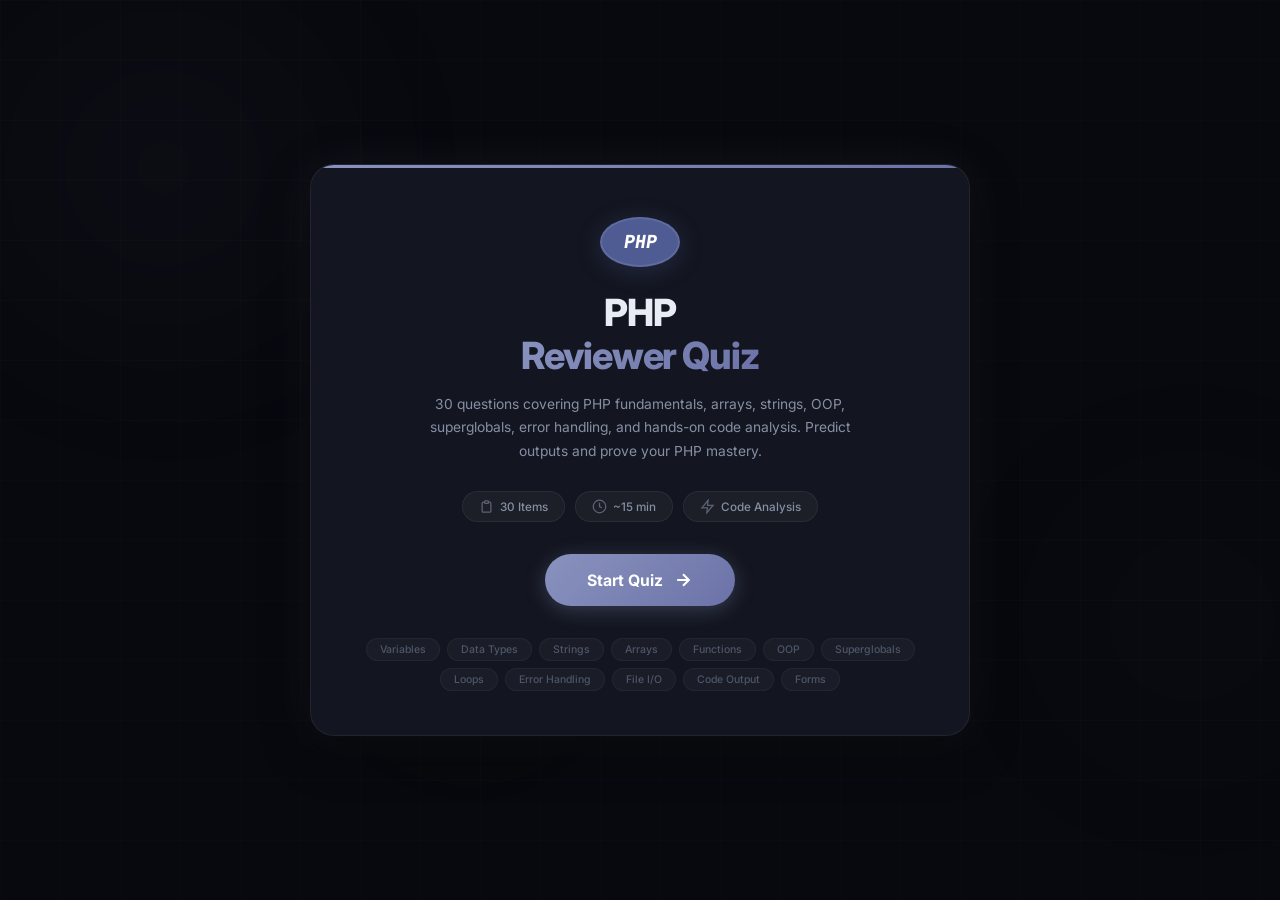
<file: PHP/index.html>
<!DOCTYPE html>
<html lang="en">
<head>
    <meta charset="UTF-8">
    <meta name="viewport" content="width=device-width, initial-scale=1.0">
    <title>PHP Reviewer Quiz — 30 Items</title>
    <meta name="description" content="Test your PHP knowledge with 30 questions including code analysis, output prediction, and concept mastery.">
    <link rel="preconnect" href="https://fonts.googleapis.com">
    <link rel="preconnect" href="https://fonts.gstatic.com" crossorigin>
    <link href="https://fonts.googleapis.com/css2?family=Inter:wght@300;400;500;600;700;800;900&family=JetBrains+Mono:ital,wght@0,400;0,500;0,600;0,700;1,400&display=swap" rel="stylesheet">
    <link rel="stylesheet" href="style.css">
</head>
<body>
    <!-- Ambient -->
    <div class="ambient">
        <div class="orb orb-1"></div>
        <div class="orb orb-2"></div>
        <div class="orb orb-3"></div>
        <div class="grid-overlay"></div>
    </div>

    <div class="app" id="app">

        <!-- ===== START ===== -->
        <section class="screen start-screen active" id="startScreen">
            <div class="card start-card">
                <div class="php-logo">
                    <span>PHP</span>
                </div>
                <h1 class="start-title">PHP<br><span class="gradient-text">Reviewer Quiz</span></h1>
                <p class="start-desc">30 questions covering PHP fundamentals, arrays, strings, OOP, superglobals, error handling, and hands-on code analysis. Predict outputs and prove your PHP mastery.</p>

                <div class="pill-row">
                    <div class="pill"><svg width="15" height="15" viewBox="0 0 24 24" fill="none" stroke="currentColor" stroke-width="2"><path d="M9 5H7a2 2 0 00-2 2v12a2 2 0 002 2h10a2 2 0 002-2V7a2 2 0 00-2-2h-2"/><rect x="9" y="3" width="6" height="4" rx="1"/></svg>30 Items</div>
                    <div class="pill"><svg width="15" height="15" viewBox="0 0 24 24" fill="none" stroke="currentColor" stroke-width="2"><circle cx="12" cy="12" r="10"/><path d="M12 6v6l4 2"/></svg>~15 min</div>
                    <div class="pill"><svg width="15" height="15" viewBox="0 0 24 24" fill="none" stroke="currentColor" stroke-width="2"><path d="M13 2L3 14h9l-1 8 10-12h-9l1-8z"/></svg>Code Analysis</div>
                </div>

                <button class="btn-start" id="btnStart">
                    <span>Start Quiz</span>
                    <svg width="20" height="20" viewBox="0 0 24 24" fill="none" stroke="currentColor" stroke-width="2.5"><path d="M5 12h14M12 5l7 7-7 7"/></svg>
                </button>

                <div class="tag-cloud">
                    <span>Variables</span><span>Data Types</span><span>Strings</span>
                    <span>Arrays</span><span>Functions</span><span>OOP</span>
                    <span>Superglobals</span><span>Loops</span><span>Error Handling</span>
                    <span>File I/O</span><span>Code Output</span><span>Forms</span>
                </div>
            </div>
        </section>

        <!-- ===== QUIZ ===== -->
        <section class="screen quiz-screen" id="quizScreen">
            <header class="quiz-topbar">
                <div class="topbar-left">
                    <span class="q-num" id="qNum">1 / 30</span>
                    <span class="q-cat-pill" id="qCatPill">Fundamentals</span>
                </div>
                <div class="topbar-right">
                    <span class="score-badge" id="scoreBadge">
                        <svg width="14" height="14" viewBox="0 0 24 24" fill="none" stroke="currentColor" stroke-width="2"><polygon points="12 2 15.09 8.26 22 9.27 17 14.14 18.18 21.02 12 17.77 5.82 21.02 7 14.14 2 9.27 8.91 8.26 12 2"/></svg>
                        <span id="liveScore">0</span>
                    </span>
                </div>
            </header>

            <div class="progress-track"><div class="progress-fill" id="progressFill"></div></div>

            <div class="quiz-card" id="quizCard">
                <div class="q-type-row">
                    <span class="q-type-badge" id="qTypeBadge">
                        <svg width="14" height="14" viewBox="0 0 24 24" fill="none" stroke="currentColor" stroke-width="2"><circle cx="12" cy="12" r="10"/><path d="M9.09 9a3 3 0 015.83 1c0 2-3 3-3 3"/><circle cx="12" cy="17" r=".5"/></svg>
                        Concept
                    </span>
                    <span class="q-diff" id="qDiff">Medium</span>
                </div>

                <h2 class="q-text" id="qText">Loading…</h2>

                <div class="code-panel" id="codePanel" style="display:none">
                    <div class="code-toolbar">
                        <span class="code-lang">PHP</span>
                        <span class="code-label" id="codeLabel">Analyze this code</span>
                    </div>
                    <pre class="code-pre"><code id="codeContent"></code></pre>
                </div>

                <div class="options" id="optionsContainer"></div>

                <div class="feedback" id="feedback" style="display:none">
                    <div class="fb-stripe" id="fbStripe"></div>
                    <div class="fb-body">
                        <div class="fb-head">
                            <span class="fb-icon" id="fbIcon"></span>
                            <span class="fb-title" id="fbTitle">Correct!</span>
                        </div>
                        <p class="fb-explain" id="fbExplain"></p>
                    </div>
                </div>
            </div>

            <div class="quiz-bottom">
                <button class="btn-next" id="btnNext" style="display:none">
                    <span id="nextLabel">Next</span>
                    <svg width="18" height="18" viewBox="0 0 24 24" fill="none" stroke="currentColor" stroke-width="2.5"><path d="M5 12h14M12 5l7 7-7 7"/></svg>
                </button>
            </div>
        </section>

        <!-- ===== RESULTS ===== -->
        <section class="screen results-screen" id="resultsScreen">
            <div class="card results-card">
                <div class="ring-wrap">
                    <svg class="ring-svg" viewBox="0 0 130 130">
                        <circle cx="65" cy="65" r="56" stroke="rgba(255,255,255,0.05)" stroke-width="10" fill="none"/>
                        <circle id="ringArc" cx="65" cy="65" r="56" stroke="url(#rGrad)" stroke-width="10" fill="none" stroke-linecap="round" stroke-dasharray="351.86" stroke-dashoffset="351.86" transform="rotate(-90 65 65)"/>
                        <defs><linearGradient id="rGrad" x1="0%" y1="0%" x2="100%" y2="100%"><stop offset="0%" stop-color="#818cf8"/><stop offset="50%" stop-color="#7c6ceb"/><stop offset="100%" stop-color="#4ade80"/></linearGradient></defs>
                    </svg>
                    <div class="ring-inner">
                        <span class="ring-num" id="ringNum">0</span>
                        <span class="ring-of">/ 30</span>
                    </div>
                </div>

                <h2 class="res-title" id="resTitle">Quiz Complete!</h2>
                <p class="res-sub" id="resSub">Here's your breakdown.</p>

                <div class="stat-row">
                    <div class="stat-box correct"><span class="stat-n" id="statCorrect">0</span><span class="stat-l">Correct</span></div>
                    <div class="stat-box wrong"><span class="stat-n" id="statWrong">0</span><span class="stat-l">Wrong</span></div>
                    <div class="stat-box pct"><span class="stat-n" id="statPct">0%</span><span class="stat-l">Score</span></div>
                </div>

                <div class="cat-breakdown" id="catBreakdown"></div>

                <button class="btn-toggle-review" id="btnToggleReview">
                    <svg width="16" height="16" viewBox="0 0 24 24" fill="none" stroke="currentColor" stroke-width="2"><path d="M1 12s4-8 11-8 11 8 11 8-4 8-11 8-11-8-11-8z"/><circle cx="12" cy="12" r="3"/></svg>
                    Review All Answers
                    <svg class="chev" width="14" height="14" viewBox="0 0 24 24" fill="none" stroke="currentColor" stroke-width="2"><path d="M6 9l6 6 6-6"/></svg>
                </button>
                <div class="review-list" id="reviewList" style="display:none"></div>

                <button class="btn-start" id="btnRetry">
                    <svg width="18" height="18" viewBox="0 0 24 24" fill="none" stroke="currentColor" stroke-width="2"><path d="M1 4v6h6"/><path d="M3.51 15a9 9 0 105.64-12.36L1 10"/></svg>
                    <span>Retake Quiz</span>
                </button>
            </div>
        </section>
    </div>

    <script src="questions.js"></script>
    <script src="app.js"></script>
</body>
</html>
</file>
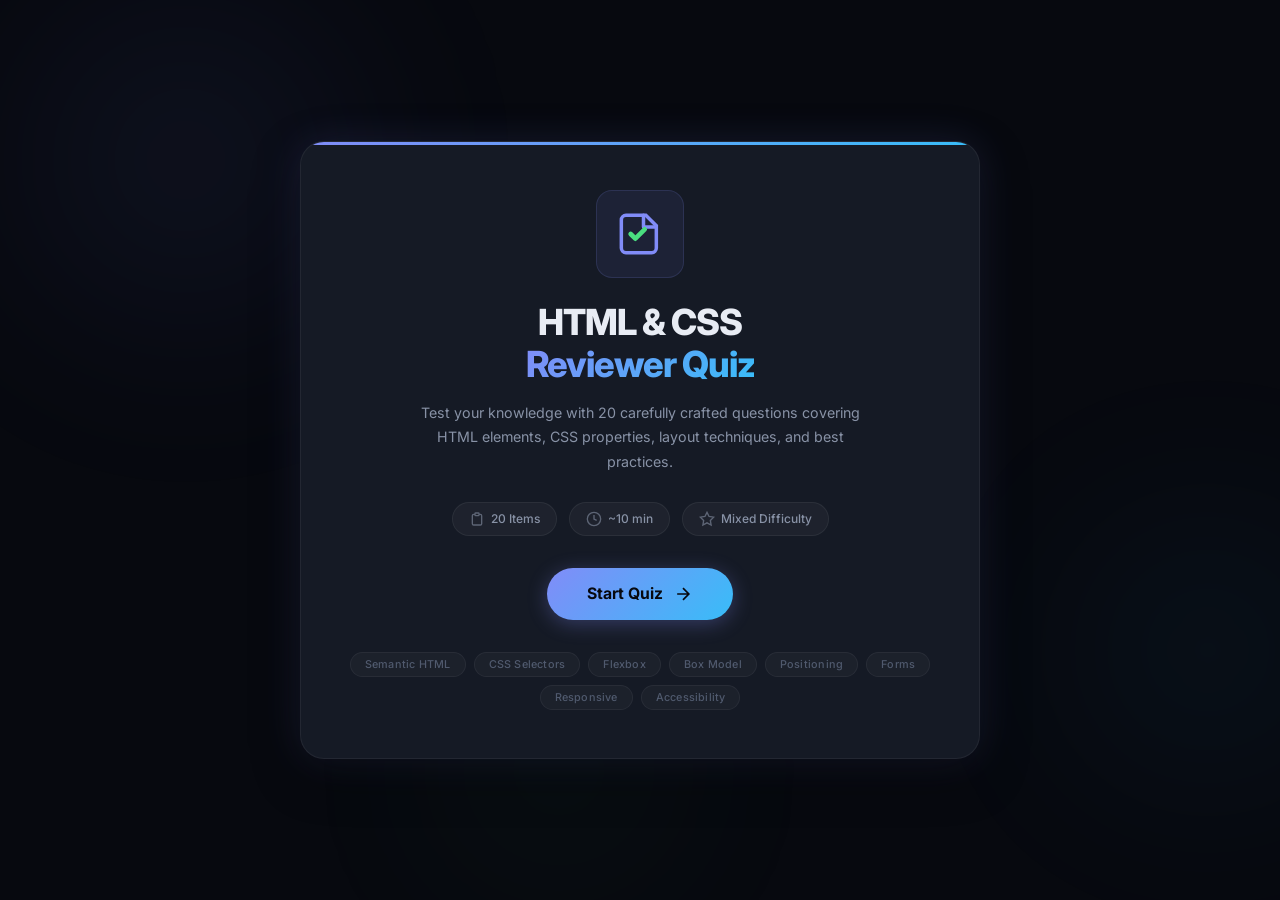
<file: ReviewerQuiz/index.html>
<!DOCTYPE html>
<html lang="en">
<head>
    <meta charset="UTF-8">
    <meta name="viewport" content="width=device-width, initial-scale=1.0">
    <title>HTML & CSS Reviewer Quiz</title>
    <meta name="description" content="Test your HTML and CSS knowledge with this interactive 20-item reviewer quiz.">
    <link rel="preconnect" href="https://fonts.googleapis.com">
    <link rel="preconnect" href="https://fonts.gstatic.com" crossorigin>
    <link href="https://fonts.googleapis.com/css2?family=Inter:wght@300;400;500;600;700;800;900&family=JetBrains+Mono:wght@400;500;600;700&display=swap" rel="stylesheet">
    <link rel="stylesheet" href="style.css">
</head>
<body>
    <!-- Ambient background blobs -->
    <div class="ambient-bg">
        <div class="blob blob-1"></div>
        <div class="blob blob-2"></div>
        <div class="blob blob-3"></div>
    </div>

    <div class="app" id="app">

        <!-- ========== START SCREEN ========== -->
        <section class="screen start-screen active" id="startScreen">
            <div class="start-card">
                <div class="start-icon">
                    <svg width="56" height="56" viewBox="0 0 24 24" fill="none">
                        <path d="M4 17.5V6a2 2 0 012-2h8.5L19 8.5V18a2 2 0 01-2 2H6a2 2 0 01-2-2v-.5" stroke="url(#g1)" stroke-width="1.5" stroke-linecap="round"/>
                        <path d="M13.5 4v5H19" stroke="url(#g1)" stroke-width="1.5" stroke-linecap="round" stroke-linejoin="round"/>
                        <path d="M8 12l2 2 4-4" stroke="url(#g2)" stroke-width="2" stroke-linecap="round" stroke-linejoin="round"/>
                        <defs>
                            <linearGradient id="g1" x1="4" y1="4" x2="19" y2="20"><stop stop-color="#818cf8"/><stop offset="1" stop-color="#38bdf8"/></linearGradient>
                            <linearGradient id="g2" x1="8" y1="10" x2="14" y2="14"><stop stop-color="#4ade80"/><stop offset="1" stop-color="#22d3ee"/></linearGradient>
                        </defs>
                    </svg>
                </div>
                <h1 class="start-title">HTML & CSS<br><span>Reviewer Quiz</span></h1>
                <p class="start-desc">Test your knowledge with 20 carefully crafted questions covering HTML elements, CSS properties, layout techniques, and best practices.</p>

                <div class="start-stats">
                    <div class="stat-pill">
                        <svg width="16" height="16" viewBox="0 0 24 24" fill="none" stroke="currentColor" stroke-width="2"><path d="M9 5H7a2 2 0 00-2 2v12a2 2 0 002 2h10a2 2 0 002-2V7a2 2 0 00-2-2h-2"/><rect x="9" y="3" width="6" height="4" rx="1"/></svg>
                        <span>20 Items</span>
                    </div>
                    <div class="stat-pill">
                        <svg width="16" height="16" viewBox="0 0 24 24" fill="none" stroke="currentColor" stroke-width="2"><circle cx="12" cy="12" r="10"/><path d="M12 6v6l4 2"/></svg>
                        <span>~10 min</span>
                    </div>
                    <div class="stat-pill">
                        <svg width="16" height="16" viewBox="0 0 24 24" fill="none" stroke="currentColor" stroke-width="2"><polygon points="12 2 15.09 8.26 22 9.27 17 14.14 18.18 21.02 12 17.77 5.82 21.02 7 14.14 2 9.27 8.91 8.26 12 2"/></svg>
                        <span>Mixed Difficulty</span>
                    </div>
                </div>

                <button class="btn-start" id="btnStart">
                    <span>Start Quiz</span>
                    <svg width="20" height="20" viewBox="0 0 24 24" fill="none" stroke="currentColor" stroke-width="2"><path d="M5 12h14M12 5l7 7-7 7"/></svg>
                </button>

                <div class="start-topics">
                    <span class="topic-tag">Semantic HTML</span>
                    <span class="topic-tag">CSS Selectors</span>
                    <span class="topic-tag">Flexbox</span>
                    <span class="topic-tag">Box Model</span>
                    <span class="topic-tag">Positioning</span>
                    <span class="topic-tag">Forms</span>
                    <span class="topic-tag">Responsive</span>
                    <span class="topic-tag">Accessibility</span>
                </div>
            </div>
        </section>

        <!-- ========== QUIZ SCREEN ========== -->
        <section class="screen quiz-screen" id="quizScreen">
            <div class="quiz-header">
                <div class="quiz-progress-info">
                    <span class="q-counter" id="qCounter">Question 1 / 20</span>
                    <span class="q-score" id="qScore">Score: 0</span>
                </div>
                <div class="progress-bar-track">
                    <div class="progress-bar-fill" id="progressBar" style="width:5%"></div>
                </div>
            </div>

            <div class="quiz-body">
                <!-- Question badge -->
                <div class="q-badge" id="qBadge">HTML</div>

                <!-- Code snippet area (shown for code questions) -->
                <div class="code-block" id="codeBlock" style="display:none">
                    <pre><code id="codeSnippet"></code></pre>
                </div>

                <!-- Question text -->
                <h2 class="q-text" id="qText">Loading question...</h2>

                <!-- Options -->
                <div class="options-grid" id="optionsGrid">
                    <!-- dynamically populated -->
                </div>

                <!-- Feedback area -->
                <div class="feedback" id="feedback" style="display:none">
                    <div class="feedback-icon" id="feedbackIcon"></div>
                    <div class="feedback-text">
                        <p class="feedback-title" id="feedbackTitle"></p>
                        <p class="feedback-explain" id="feedbackExplain"></p>
                    </div>
                </div>
            </div>

            <div class="quiz-footer">
                <button class="btn-next" id="btnNext" style="display:none">
                    <span id="btnNextLabel">Next Question</span>
                    <svg width="18" height="18" viewBox="0 0 24 24" fill="none" stroke="currentColor" stroke-width="2"><path d="M5 12h14M12 5l7 7-7 7"/></svg>
                </button>
            </div>
        </section>

        <!-- ========== RESULTS SCREEN ========== -->
        <section class="screen results-screen" id="resultsScreen">
            <div class="results-card">
                <div class="results-ring-container">
                    <svg class="results-ring" viewBox="0 0 120 120">
                        <circle cx="60" cy="60" r="52" stroke="rgba(255,255,255,0.06)" stroke-width="10" fill="none"/>
                        <circle class="ring-progress" id="ringProgress" cx="60" cy="60" r="52" stroke="url(#ringGrad)" stroke-width="10" fill="none"
                            stroke-linecap="round" stroke-dasharray="326.73" stroke-dashoffset="326.73" transform="rotate(-90 60 60)"/>
                        <defs>
                            <linearGradient id="ringGrad" x1="0%" y1="0%" x2="100%" y2="100%">
                                <stop offset="0%" stop-color="#818cf8"/>
                                <stop offset="50%" stop-color="#38bdf8"/>
                                <stop offset="100%" stop-color="#4ade80"/>
                            </linearGradient>
                        </defs>
                    </svg>
                    <div class="ring-label">
                        <span class="ring-score" id="ringScore">0</span>
                        <span class="ring-total">/ 20</span>
                    </div>
                </div>

                <h2 class="results-title" id="resultsTitle">Quiz Complete!</h2>
                <p class="results-subtitle" id="resultsSubtitle">Here's how you did.</p>

                <div class="results-stats">
                    <div class="r-stat correct">
                        <svg width="20" height="20" viewBox="0 0 24 24" fill="none" stroke="currentColor" stroke-width="2"><path d="M22 11.08V12a10 10 0 11-5.93-9.14"/><path d="M22 4L12 14.01l-3-3"/></svg>
                        <div><span class="r-stat-num" id="rCorrect">0</span><span class="r-stat-label">Correct</span></div>
                    </div>
                    <div class="r-stat wrong">
                        <svg width="20" height="20" viewBox="0 0 24 24" fill="none" stroke="currentColor" stroke-width="2"><circle cx="12" cy="12" r="10"/><path d="M15 9l-6 6M9 9l6 6"/></svg>
                        <div><span class="r-stat-num" id="rWrong">0</span><span class="r-stat-label">Wrong</span></div>
                    </div>
                    <div class="r-stat pct">
                        <svg width="20" height="20" viewBox="0 0 24 24" fill="none" stroke="currentColor" stroke-width="2"><path d="M18 20V10M12 20V4M6 20v-6"/></svg>
                        <div><span class="r-stat-num" id="rPercent">0%</span><span class="r-stat-label">Score</span></div>
                    </div>
                </div>

                <!-- Review Toggle -->
                <button class="btn-review-toggle" id="btnReviewToggle">
                    <svg width="18" height="18" viewBox="0 0 24 24" fill="none" stroke="currentColor" stroke-width="2"><path d="M1 12s4-8 11-8 11 8 11 8-4 8-11 8-11-8-11-8z"/><circle cx="12" cy="12" r="3"/></svg>
                    <span>Review Answers</span>
                    <svg class="chevron" width="16" height="16" viewBox="0 0 24 24" fill="none" stroke="currentColor" stroke-width="2"><path d="M6 9l6 6 6-6"/></svg>
                </button>

                <div class="review-section" id="reviewSection" style="display:none">
                    <!-- populated by JS -->
                </div>

                <div class="results-actions">
                    <button class="btn-start" id="btnRetry">
                        <svg width="18" height="18" viewBox="0 0 24 24" fill="none" stroke="currentColor" stroke-width="2"><path d="M1 4v6h6"/><path d="M3.51 15a9 9 0 105.64-12.36L1 10"/></svg>
                        <span>Retake Quiz</span>
                    </button>
                </div>
            </div>
        </section>
    </div>

    <script src="script.js"></script>
</body>
</html>
</file>
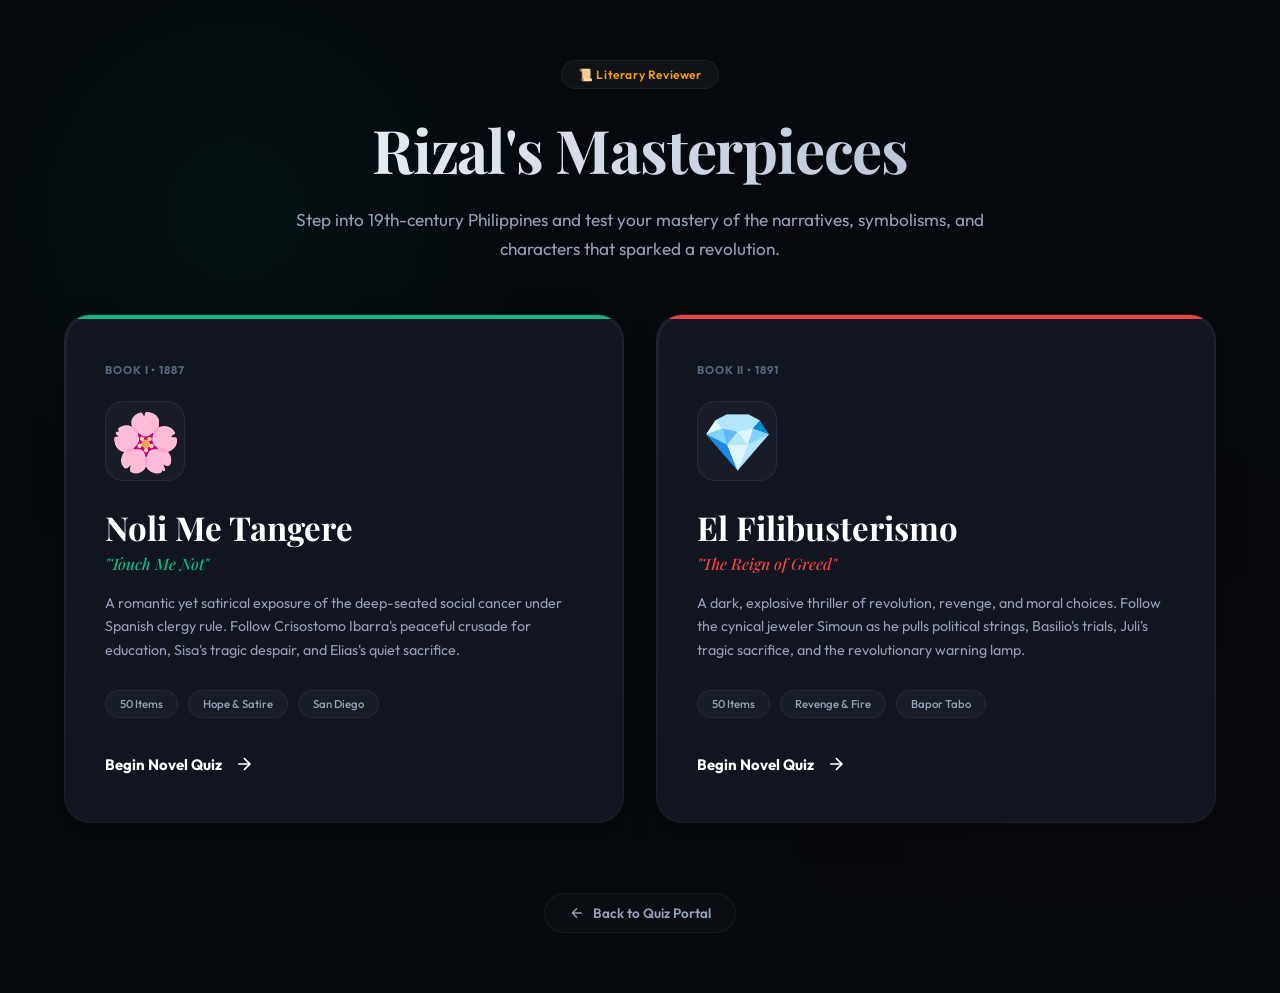
<file: RizalQuiz/index.html>
<!DOCTYPE html>
<html lang="en">
<head>
    <meta charset="UTF-8">
    <meta name="viewport" content="width=device-width, initial-scale=1.0">
    <title>Jose Rizal's Novels Quiz Portal</title>
    <meta name="description" content="Test your knowledge on Jose Rizal's revolutionary masterpieces: Noli Me Tangere and El Filibusterismo.">
    <!-- Google Fonts: Playfair Display for elegant headers, Outfit for clean body text -->
    <link href="https://fonts.googleapis.com/css2?family=Outfit:wght@300;400;500;600;700&family=Playfair+Display:ital,wght@0,600;0,700;0,800;1,600&display=swap" rel="stylesheet">
    <link rel="stylesheet" href="style.css">
</head>
<body>
    <!-- Ambient glowing backgrounds representing the two books -->
    <div class="ambient-bg">
        <div class="blob blob-noli"></div>
        <div class="blob blob-fili"></div>
    </div>

    <div class="portal-container">
        <header class="portal-header">
            <span class="portal-tag">📜 Literary Reviewer</span>
            <h1>Rizal's Masterpieces</h1>
            <p>Step into 19th-century Philippines and test your mastery of the narratives, symbolisms, and characters that sparked a revolution.</p>
        </header>

        <div class="selection-grid">
            <!-- Noli Me Tangere Card -->
            <a href="quiz.html?novel=noli" class="novel-card noli">
                <div class="novel-badge">Book I • 1887</div>
                <div class="novel-icon">🌸</div>
                <div class="novel-content">
                    <h2>Noli Me Tangere</h2>
                    <p class="novel-translation">"Touch Me Not"</p>
                    <p class="novel-desc">A romantic yet satirical exposure of the deep-seated social cancer under Spanish clergy rule. Follow Crisostomo Ibarra's peaceful crusade for education, Sisa's tragic despair, and Elias's quiet sacrifice.</p>
                    <div class="novel-meta">
                        <span class="meta-pill">50 Items</span>
                        <span class="meta-pill">Hope & Satire</span>
                        <span class="meta-pill">San Diego</span>
                    </div>
                    <div class="novel-action-btn">
                        <span>Begin Novel Quiz</span>
                        <svg width="20" height="20" viewBox="0 0 24 24" fill="none" stroke="currentColor" stroke-width="2"><path d="M5 12h14M12 5l7 7-7 7"/></svg>
                    </div>
                </div>
            </a>

            <!-- El Filibusterismo Card -->
            <a href="quiz.html?novel=fili" class="novel-card fili">
                <div class="novel-badge">Book II • 1891</div>
                <div class="novel-icon">💎</div>
                <div class="novel-content">
                    <h2>El Filibusterismo</h2>
                    <p class="novel-translation">"The Reign of Greed"</p>
                    <p class="novel-desc">A dark, explosive thriller of revolution, revenge, and moral choices. Follow the cynical jeweler Simoun as he pulls political strings, Basilio's trials, Juli's tragic sacrifice, and the revolutionary warning lamp.</p>
                    <div class="novel-meta">
                        <span class="meta-pill">50 Items</span>
                        <span class="meta-pill">Revenge & Fire</span>
                        <span class="meta-pill">Bapor Tabo</span>
                    </div>
                    <div class="novel-action-btn">
                        <span>Begin Novel Quiz</span>
                        <svg width="20" height="20" viewBox="0 0 24 24" fill="none" stroke="currentColor" stroke-width="2"><path d="M5 12h14M12 5l7 7-7 7"/></svg>
                    </div>
                </div>
            </a>
        </div>

        <footer class="portal-footer">
            <a href="../index.html" class="btn-back">
                <svg width="16" height="16" viewBox="0 0 24 24" fill="none" stroke="currentColor" stroke-width="2"><path d="M19 12H5M12 19l-7-7 7-7"/></svg>
                <span>Back to Quiz Portal</span>
            </a>
        </footer>
    </div>
</body>
</html>
</file>
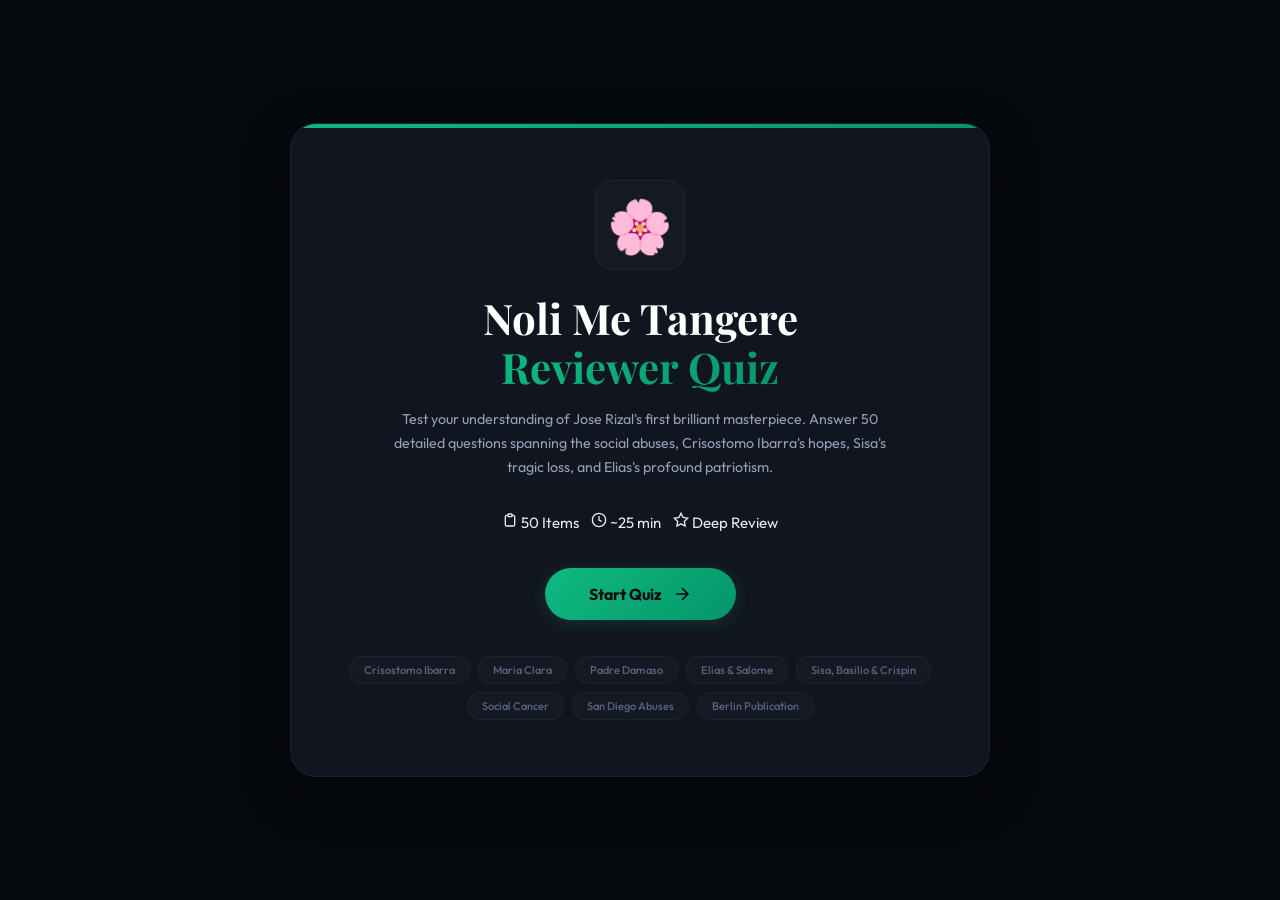
<file: RizalQuiz/quiz.html>
<!DOCTYPE html>
<html lang="en">
<head>
    <meta charset="UTF-8">
    <meta name="viewport" content="width=device-width, initial-scale=1.0">
    <title>Rizal Novels Quiz</title>
    <link href="https://fonts.googleapis.com/css2?family=Outfit:wght@300;400;500;600;700&family=Playfair+Display:ital,wght@0,600;0,700;0,800;1,600&family=JetBrains+Mono:wght@400;500;600;700&display=swap" rel="stylesheet">
    <link rel="stylesheet" href="style.css">
</head>
<body class="quiz-theme-placeholder" id="quizBody">
    <!-- Ambient background blobs -->
    <div class="ambient-bg">
        <div class="blob blob-1" id="ambientBlob1"></div>
        <div class="blob blob-2" id="ambientBlob2"></div>
    </div>

    <div class="app" id="app">
        <!-- ========== START SCREEN ========== -->
        <section class="screen start-screen active" id="startScreen">
            <div class="start-card">
                <div class="start-icon" id="startIcon">📜</div>
                <h1 class="start-title" id="novelTitle">Loading Novel...</h1>
                <p class="start-desc" id="novelDesc">Loading description...</p>

                <div class="start-stats">
                    <div class="stat-pill">
                        <svg width="16" height="16" viewBox="0 0 24 24" fill="none" stroke="currentColor" stroke-width="2"><path d="M9 5H7a2 2 0 00-2 2v12a2 2 0 002 2h10a2 2 0 002-2V7a2 2 0 00-2-2h-2"/><rect x="9" y="3" width="6" height="4" rx="1"/></svg>
                        <span>50 Items</span>
                    </div>
                    <div class="stat-pill">
                        <svg width="16" height="16" viewBox="0 0 24 24" fill="none" stroke="currentColor" stroke-width="2"><circle cx="12" cy="12" r="10"/><path d="M12 6v6l4 2"/></svg>
                        <span>~25 min</span>
                    </div>
                    <div class="stat-pill">
                        <svg width="16" height="16" viewBox="0 0 24 24" fill="none" stroke="currentColor" stroke-width="2"><polygon points="12 2 15.09 8.26 22 9.27 17 14.14 18.18 21.02 12 17.77 5.82 21.02 7 14.14 2 9.27 8.91 8.26 12 2"/></svg>
                        <span>Deep Review</span>
                    </div>
                </div>

                <button class="btn-start" id="btnStart">
                    <span>Start Quiz</span>
                    <svg width="20" height="20" viewBox="0 0 24 24" fill="none" stroke="currentColor" stroke-width="2"><path d="M5 12h14M12 5l7 7-7 7"/></svg>
                </button>

                <div class="start-topics" id="novelTopics">
                    <!-- Dynamic tag elements -->
                </div>
            </div>
        </section>

        <!-- ========== QUIZ SCREEN ========== -->
        <section class="screen quiz-screen" id="quizScreen">
            <div class="quiz-header">
                <div class="quiz-progress-info">
                    <span class="q-counter" id="qCounter">Question 1 / 50</span>
                    <span class="q-score" id="qScore">Score: 0</span>
                </div>
                <div class="progress-bar-track">
                    <div class="progress-bar-fill" id="progressBar" style="width:0%"></div>
                </div>
            </div>

            <div class="quiz-body">
                <!-- Question badge -->
                <div class="q-badge" id="qBadge">Category</div>

                <!-- Question text -->
                <h2 class="q-text" id="qText">Loading question...</h2>

                <!-- Options -->
                <div class="options-grid" id="optionsGrid">
                    <!-- populated dynamically -->
                </div>

                <!-- Feedback area -->
                <div class="feedback" id="feedback" style="display:none">
                    <div class="feedback-icon" id="feedbackIcon">✓</div>
                    <div class="feedback-text">
                        <p class="feedback-title" id="feedbackTitle">Correct!</p>
                        <p class="feedback-explain" id="feedbackExplain">Explanation goes here.</p>
                    </div>
                </div>
            </div>

            <div class="quiz-footer">
                <button class="btn-next" id="btnNext" style="display:none">
                    <span id="btnNextLabel">Next Question</span>
                    <svg width="18" height="18" viewBox="0 0 24 24" fill="none" stroke="currentColor" stroke-width="2"><path d="M5 12h14M12 5l7 7-7 7"/></svg>
                </button>
            </div>
        </section>

        <!-- ========== RESULTS SCREEN ========== -->
        <section class="screen results-screen" id="resultsScreen">
            <div class="results-card">
                <div class="results-ring-container">
                    <svg class="results-ring" viewBox="0 0 120 120">
                        <circle cx="60" cy="60" r="52" stroke="rgba(255,255,255,0.06)" stroke-width="10" fill="none"/>
                        <circle class="ring-progress" id="ringProgress" cx="60" cy="60" r="52" stroke="url(#ringGrad)" stroke-width="10" fill="none"
                            stroke-linecap="round" stroke-dasharray="326.73" stroke-dashoffset="326.73" transform="rotate(-90 60 60)"/>
                        <defs>
                            <linearGradient id="ringGrad" x1="0%" y1="0%" x2="100%" y2="100%">
                                <stop id="gradStop1" offset="0%" stop-color="#10b981"/>
                                <stop id="gradStop2" offset="100%" stop-color="#34d399"/>
                            </linearGradient>
                        </defs>
                    </svg>
                    <div class="ring-label">
                        <span class="ring-score" id="ringScore">0</span>
                        <span class="ring-total">/ 50</span>
                    </div>
                </div>

                <h2 class="results-title" id="resultsTitle">Quiz Complete!</h2>
                <p class="results-subtitle" id="resultsSubtitle">Here's how you did.</p>

                <div class="results-stats">
                    <div class="r-stat correct">
                        <svg width="20" height="20" viewBox="0 0 24 24" fill="none" stroke="currentColor" stroke-width="2"><path d="M22 11.08V12a10 10 0 11-5.93-9.14"/><path d="M22 4L12 14.01l-3-3"/></svg>
                        <div><span class="r-stat-num" id="rCorrect">0</span><span class="r-stat-label">Correct</span></div>
                    </div>
                    <div class="r-stat wrong">
                        <svg width="20" height="20" viewBox="0 0 24 24" fill="none" stroke="currentColor" stroke-width="2"><circle cx="12" cy="12" r="10"/><path d="M15 9l-6 6M9 9l6 6"/></svg>
                        <div><span class="r-stat-num" id="rWrong">0</span><span class="r-stat-label">Wrong</span></div>
                    </div>
                    <div class="r-stat pct">
                        <svg width="20" height="20" viewBox="0 0 24 24" fill="none" stroke="currentColor" stroke-width="2"><path d="M18 20V10M12 20V4M6 20v-6"/></svg>
                        <div><span class="r-stat-num" id="rPercent">0%</span><span class="r-stat-label">Score</span></div>
                    </div>
                </div>

                <!-- Review Toggle -->
                <button class="btn-review-toggle" id="btnReviewToggle">
                    <svg width="18" height="18" viewBox="0 0 24 24" fill="none" stroke="currentColor" stroke-width="2"><path d="M1 12s4-8 11-8 11 8 11 8-4 8-11 8-11-8-11-8z"/><circle cx="12" cy="12" r="3"/></svg>
                    <span>Review Answers</span>
                    <svg class="chevron" width="16" height="16" viewBox="0 0 24 24" fill="none" stroke="currentColor" stroke-width="2"><path d="M6 9l6 6 6-6"/></svg>
                </button>

                <div class="review-section" id="reviewSection" style="display:none">
                    <!-- populated dynamically -->
                </div>

                <div class="results-actions">
                    <button class="btn-start" id="btnRetry">
                        <svg width="18" height="18" viewBox="0 0 24 24" fill="none" stroke="currentColor" stroke-width="2"><path d="M1 4v6h6"/><path d="M3.51 15a9 9 0 105.64-12.36L1 10"/></svg>
                        <span>Retake Quiz</span>
                    </button>
                    <a href="index.html" class="btn-back-selection">
                        <svg width="18" height="18" viewBox="0 0 24 24" fill="none" stroke="currentColor" stroke-width="2"><path d="M19 12H5M12 19l-7-7 7-7"/></svg>
                        <span>Back to Books</span>
                    </a>
                </div>
            </div>
        </section>
    </div>

    <!-- Core Questions Script and Quiz Engine -->
    <script src="questions.js"></script>
    <script src="script.js"></script>
</body>
</html>
</file>
<file: style.css>
:root {
    --bg-color: #0b0f19;
    --text-primary: #ffffff;
    --text-secondary: #94a3b8;
    --card-bg: rgba(255, 255, 255, 0.03);
    --card-border: rgba(255, 255, 255, 0.08);
    --hover-bg: rgba(255, 255, 255, 0.08);
    
    --c-js: #f7df1e;
    --c-php: #777bb4;
    --c-mysql: #00758f;
    --c-htmlcss: #e34f26;
    --c-micro: #4ade80;
    --c-rizal: #f59e0b;
    --c-networks: #06b6d4;
}

* {
    margin: 0;
    padding: 0;
    box-sizing: border-box;
}

body {
    font-family: 'Outfit', sans-serif;
    background-color: var(--bg-color);
    color: var(--text-primary);
    min-height: 100vh;
    display: flex;
    justify-content: center;
    align-items: center;
    overflow-x: hidden;
    position: relative;
}

.background {
    position: absolute;
    top: 0;
    left: 0;
    width: 100%;
    height: 100%;
    z-index: -1;
    overflow: hidden;
}

.blob {
    position: absolute;
    filter: blur(100px);
    border-radius: 50%;
    opacity: 0.5;
    animation: float 20s infinite alternate;
}

.blob-1 {
    width: 400px;
    height: 400px;
    background: #4f46e5;
    top: -10%;
    left: -10%;
}

.blob-2 {
    width: 500px;
    height: 500px;
    background: #db2777;
    bottom: -20%;
    right: -10%;
    animation-delay: -5s;
}

@keyframes float {
    0% { transform: translate(0, 0) scale(1); }
    100% { transform: translate(100px, 100px) scale(1.2); }
}

.container {
    max-width: 1200px;
    width: 100%;
    padding: 2rem;
    z-index: 1;
}

header {
    text-align: center;
    margin-bottom: 4rem;
}

header h1 {
    font-size: 3.5rem;
    font-weight: 700;
    margin-bottom: 1rem;
    background: linear-gradient(to right, #fff, #94a3b8);
    -webkit-background-clip: text;
    -webkit-text-fill-color: transparent;
    letter-spacing: -1px;
}

header p {
    font-size: 1.2rem;
    color: var(--text-secondary);
    max-width: 600px;
    margin: 0 auto;
}

.cards-container {
    display: grid;
    grid-template-columns: repeat(auto-fit, minmax(300px, 1fr));
    gap: 2rem;
}

.card {
    text-decoration: none;
    color: inherit;
    background: var(--card-bg);
    border: 1px solid var(--card-border);
    border-radius: 20px;
    padding: 2.5rem 2rem;
    display: flex;
    flex-direction: column;
    align-items: center;
    text-align: center;
    backdrop-filter: blur(10px);
    transition: all 0.4s cubic-bezier(0.175, 0.885, 0.32, 1.275);
    position: relative;
    overflow: hidden;
}

.card::before {
    content: '';
    position: absolute;
    top: 0;
    left: 0;
    width: 100%;
    height: 4px;
    background: transparent;
    transition: all 0.3s ease;
}

.card.js::before { background: var(--c-js); }
.card.php::before { background: var(--c-php); }
.card.mysql::before { background: var(--c-mysql); }
.card.htmlcss::before { background: var(--c-htmlcss); }
.card.micro::before { background: var(--c-micro); }
.card.rizal::before { background: var(--c-rizal); }
.card.networks::before { background: var(--c-networks); }

.card:hover {
    transform: translateY(-10px);
    background: var(--hover-bg);
    box-shadow: 0 20px 40px rgba(0, 0, 0, 0.3);
}

.card-icon {
    font-size: 3.5rem;
    margin-bottom: 1.5rem;
    background: rgba(255, 255, 255, 0.05);
    width: 80px;
    height: 80px;
    display: flex;
    align-items: center;
    justify-content: center;
    border-radius: 20px;
    transition: transform 0.3s ease;
}

.card:hover .card-icon {
    transform: scale(1.1) rotate(5deg);
}

.card-content h2 {
    font-size: 1.5rem;
    font-weight: 600;
    margin-bottom: 0.75rem;
    color: var(--text-primary);
}

.card-content p {
    font-size: 1rem;
    color: var(--text-secondary);
    line-height: 1.5;
}

@media (max-width: 768px) {
    header h1 {
        font-size: 2.5rem;
    }
    .cards-container {
        grid-template-columns: 1fr;
    }
}
</file>
<file: JSQuiz/style.css>
/* ============================================
   JAVASCRIPT QUIZ — DESIGN SYSTEM
   ============================================ */

:root {
    /* Palette — warm JS-inspired dark theme */
    --bg-base: #08090d;
    --bg-surface: #0e1016;
    --bg-card: #12151e;
    --bg-elevated: #181c28;
    --bg-option: #111420;
    --bg-option-hover: #181d2d;
    --bg-code: #0a0c12;

    --text-primary: #eaeff7;
    --text-secondary: #858da2;
    --text-muted: #4e5567;
    --text-inverse: #08090d;

    --border: rgba(255,255,255,0.06);
    --border-hover: rgba(255,255,255,0.13);

    /* Accents */
    --js-yellow: #f7df1e;
    --js-yellow-dim: rgba(247,223,30,0.12);
    --accent-amber: #f59e0b;
    --accent-orange: #fb923c;
    --accent-green: #4ade80;
    --accent-emerald: #34d399;
    --accent-red: #f87171;
    --accent-rose: #fb7185;
    --accent-blue: #38bdf8;
    --accent-indigo: #818cf8;
    --accent-cyan: #22d3ee;
    --accent-purple: #a78bfa;

    --gradient-js: linear-gradient(135deg, #f7df1e, #f59e0b);
    --gradient-warm: linear-gradient(135deg, #fb923c, #f59e0b, #facc15);
    --gradient-success: linear-gradient(135deg, #4ade80, #22d3ee);
    --gradient-danger: linear-gradient(135deg, #f87171, #fb923c);

    /* Typography */
    --font-sans: 'Inter', -apple-system, BlinkMacSystemFont, system-ui, sans-serif;
    --font-mono: 'JetBrains Mono', 'Fira Code', monospace;

    /* Radius */
    --r-sm: 8px;
    --r-md: 12px;
    --r-lg: 16px;
    --r-xl: 24px;
    --r-full: 100px;

    /* Shadows */
    --sh-md: 0 8px 28px rgba(0,0,0,0.35);
    --sh-lg: 0 16px 48px rgba(0,0,0,0.4);
    --glow-yellow: 0 0 50px rgba(247,223,30,0.08);
    --glow-green: 0 0 30px rgba(74,222,128,0.1);
    --glow-red: 0 0 30px rgba(248,113,113,0.1);

    --ease: cubic-bezier(0.16,1,0.3,1);
    --ease-spring: cubic-bezier(0.34,1.56,0.64,1);
}

/* Reset */
*,*::before,*::after{margin:0;padding:0;box-sizing:border-box}

html{font-size:15px;-webkit-font-smoothing:antialiased;-moz-osx-font-smoothing:grayscale}

body{
    font-family:var(--font-sans);
    background:var(--bg-base);
    color:var(--text-primary);
    min-height:100vh;
    overflow-x:hidden;
    position:relative;
}

/* ===== AMBIENT BG ===== */
.ambient{position:fixed;inset:0;z-index:0;pointer-events:none;overflow:hidden}

.orb{position:absolute;border-radius:50%;filter:blur(110px);opacity:.3;animation:orbDrift 22s ease-in-out infinite alternate}
.orb-1{width:480px;height:480px;background:radial-gradient(circle,rgba(247,223,30,.22),transparent 70%);top:-8%;left:-6%;animation-duration:24s}
.orb-2{width:380px;height:380px;background:radial-gradient(circle,rgba(245,158,11,.18),transparent 70%);bottom:10%;right:-8%;animation-duration:20s;animation-delay:-6s}
.orb-3{width:300px;height:300px;background:radial-gradient(circle,rgba(74,222,128,.14),transparent 70%);top:55%;left:25%;animation-duration:26s;animation-delay:-12s}

@keyframes orbDrift{
    0%{transform:translate(0,0) scale(1)}
    33%{transform:translate(35px,-25px) scale(1.08)}
    66%{transform:translate(-20px,18px) scale(.94)}
    100%{transform:translate(12px,-8px) scale(1.04)}
}

.grid-overlay{
    position:absolute;inset:0;
    background-image:
        linear-gradient(rgba(255,255,255,.015) 1px,transparent 1px),
        linear-gradient(90deg,rgba(255,255,255,.015) 1px,transparent 1px);
    background-size:60px 60px;
}

/* ===== APP ===== */
.app{position:relative;z-index:1;display:flex;align-items:center;justify-content:center;min-height:100vh;padding:24px}

.screen{display:none;width:100%;animation:screenIn .5s var(--ease) both}
.screen.active{display:block}

@keyframes screenIn{from{opacity:0;transform:translateY(22px) scale(.97)}to{opacity:1;transform:translateY(0) scale(1)}}

/* ===== CARD ===== */
.card{
    background:var(--bg-card);
    border:1px solid var(--border);
    border-radius:var(--r-xl);
    box-shadow:var(--sh-lg),var(--glow-yellow);
    position:relative;
    overflow:hidden;
}

.card::before{content:'';position:absolute;top:0;left:0;right:0;height:3px;background:var(--gradient-js);border-radius:var(--r-xl) var(--r-xl) 0 0}

/* ===== START SCREEN ===== */
.start-screen{max-width:660px}

.start-card{text-align:center;padding:52px 40px 44px}

.js-logo{
    display:inline-flex;align-items:center;justify-content:center;
    width:76px;height:76px;border-radius:var(--r-lg);
    background:var(--js-yellow);color:#000;
    font-family:var(--font-mono);font-size:1.9rem;font-weight:800;
    margin-bottom:24px;
    box-shadow:0 4px 24px rgba(247,223,30,.25);
    animation:logoPulse 3s ease-in-out infinite;
}

@keyframes logoPulse{0%,100%{box-shadow:0 4px 24px rgba(247,223,30,.25)}50%{box-shadow:0 4px 36px rgba(247,223,30,.4)}}

.start-title{font-size:2.5rem;font-weight:800;letter-spacing:-.03em;line-height:1.15;margin-bottom:16px}
.gradient-text{background:var(--gradient-js);-webkit-background-clip:text;-webkit-text-fill-color:transparent;background-clip:text}

.start-desc{color:var(--text-secondary);font-size:.92rem;line-height:1.7;max-width:470px;margin:0 auto 28px}

/* Pills */
.pill-row{display:flex;justify-content:center;gap:10px;margin-bottom:32px;flex-wrap:wrap}
.pill{display:inline-flex;align-items:center;gap:6px;padding:7px 16px;background:rgba(255,255,255,.04);border:1px solid var(--border);border-radius:var(--r-full);font-size:.78rem;color:var(--text-secondary);font-weight:500}
.pill svg{opacity:.6}

/* Start button */
.btn-start{
    display:inline-flex;align-items:center;gap:10px;
    padding:16px 42px;
    background:var(--gradient-js);color:#000;
    border:none;border-radius:var(--r-full);
    font-family:var(--font-sans);font-size:1.05rem;font-weight:700;
    cursor:pointer;transition:all .3s var(--ease);
    box-shadow:0 4px 20px rgba(247,223,30,.3);
    margin-bottom:32px;
}
.btn-start:hover{transform:translateY(-2px) scale(1.03);box-shadow:0 8px 32px rgba(247,223,30,.4)}
.btn-start:active{transform:translateY(0) scale(.98)}

.tag-cloud{display:flex;flex-wrap:wrap;justify-content:center;gap:7px}
.tag-cloud span{padding:4px 13px;border-radius:var(--r-full);font-size:.7rem;font-weight:500;color:var(--text-muted);background:rgba(255,255,255,.03);border:1px solid rgba(255,255,255,.04)}

/* ===== QUIZ SCREEN ===== */
.quiz-screen{max-width:740px}

.quiz-topbar{display:flex;justify-content:space-between;align-items:center;margin-bottom:8px}
.topbar-left{display:flex;align-items:center;gap:12px}

.q-num{font-size:.82rem;font-weight:700;color:var(--text-secondary);font-family:var(--font-mono)}

.q-cat-pill{
    display:inline-flex;padding:3px 12px;border-radius:var(--r-full);
    font-size:.68rem;font-weight:700;text-transform:uppercase;letter-spacing:.08em;
    background:var(--js-yellow-dim);color:var(--js-yellow);border:1px solid rgba(247,223,30,.2);
}

.score-badge{
    display:inline-flex;align-items:center;gap:6px;
    padding:5px 14px;border-radius:var(--r-full);
    background:rgba(247,223,30,.08);border:1px solid rgba(247,223,30,.15);
    font-family:var(--font-mono);font-size:.82rem;font-weight:700;color:var(--js-yellow);
}

/* Progress */
.progress-track{width:100%;height:5px;background:rgba(255,255,255,.05);border-radius:10px;overflow:hidden;margin-bottom:20px}
.progress-fill{height:100%;background:var(--gradient-js);border-radius:10px;transition:width .5s var(--ease);position:relative}
.progress-fill::after{content:'';position:absolute;right:0;top:0;bottom:0;width:36px;background:linear-gradient(90deg,transparent,rgba(255,255,255,.35));border-radius:10px}

/* Quiz card */
.quiz-card{
    background:var(--bg-card);
    border:1px solid var(--border);
    border-radius:var(--r-xl);
    padding:32px 28px;
    box-shadow:var(--sh-lg);
    position:relative;
}

/* Q type row */
.q-type-row{display:flex;align-items:center;justify-content:space-between;margin-bottom:14px}

.q-type-badge{
    display:inline-flex;align-items:center;gap:5px;
    font-size:.7rem;font-weight:600;color:var(--accent-amber);
    text-transform:uppercase;letter-spacing:.06em;
}
.q-type-badge svg{opacity:.7}

.q-type-badge.code-type{color:var(--accent-cyan)}
.q-type-badge.code-type svg{color:var(--accent-cyan)}

.q-diff{font-size:.68rem;font-weight:600;padding:3px 10px;border-radius:var(--r-full)}
.q-diff.easy{background:rgba(74,222,128,.1);color:var(--accent-green)}
.q-diff.medium{background:rgba(245,158,11,.1);color:var(--accent-amber)}
.q-diff.hard{background:rgba(248,113,113,.1);color:var(--accent-red)}

/* Question */
.q-text{font-size:1.15rem;font-weight:600;line-height:1.55;color:var(--text-primary);margin-bottom:20px;letter-spacing:-.01em}
.q-text code{font-family:var(--font-mono);font-size:.88rem;background:rgba(247,223,30,.08);padding:2px 7px;border-radius:4px;color:var(--js-yellow)}

/* Code panel */
.code-panel{
    background:var(--bg-code);
    border:1px solid rgba(255,255,255,.06);
    border-radius:var(--r-md);
    margin-bottom:22px;
    overflow:hidden;
}

.code-toolbar{
    display:flex;justify-content:space-between;align-items:center;
    padding:8px 16px;
    background:rgba(255,255,255,.03);
    border-bottom:1px solid rgba(255,255,255,.05);
}

.code-lang{font-family:var(--font-mono);font-size:.68rem;font-weight:600;color:var(--js-yellow);text-transform:uppercase;letter-spacing:.06em}
.code-label{font-size:.72rem;color:var(--text-muted);font-weight:500}

.code-pre{
    padding:16px 20px;margin:0;overflow-x:auto;
    scrollbar-width:thin;scrollbar-color:rgba(255,255,255,.08) transparent;
}
.code-pre::-webkit-scrollbar{height:5px}
.code-pre::-webkit-scrollbar-thumb{background:rgba(255,255,255,.1);border-radius:10px}

.code-pre code{
    font-family:var(--font-mono);font-size:.82rem;line-height:1.75;
    color:#c9d1d9;white-space:pre;tab-size:2;
}

/* Syntax highlights — inline via JS */
.kw{color:#ff7b72} /* keywords */
.str{color:#a5d6ff} /* strings */
.num{color:#79c0ff} /* numbers */
.cm{color:#6e7681;font-style:italic} /* comments */
.fn{color:#d2a8ff} /* function names */
.op{color:#ff7b72} /* operators */
.br{color:#8b949e} /* brackets */
.log{color:#ffa657} /* console.log */
.bool{color:#79c0ff} /* booleans */
.key{color:#ffa657} /* object keys */
.null{color:#ff7b72} /* null/undefined */

/* Options */
.options{display:flex;flex-direction:column;gap:9px}

.opt-btn{
    display:flex;align-items:flex-start;gap:13px;
    width:100%;padding:15px 16px;
    background:var(--bg-option);
    border:1.5px solid rgba(255,255,255,.07);
    border-radius:var(--r-md);
    font-family:var(--font-sans);font-size:.9rem;color:var(--text-primary);
    cursor:pointer;transition:all .25s var(--ease);
    text-align:left;line-height:1.5;position:relative;
}

.opt-btn:hover:not(.locked){
    border-color:var(--border-hover);
    background:var(--bg-option-hover);
    transform:translateX(4px);
}

.opt-ltr{
    display:inline-flex;align-items:center;justify-content:center;
    width:28px;height:28px;border-radius:var(--r-sm);
    background:rgba(255,255,255,.05);border:1px solid rgba(255,255,255,.08);
    font-weight:700;font-size:.78rem;color:var(--text-muted);
    flex-shrink:0;margin-top:1px;transition:all .25s;
}

.opt-btn:hover:not(.locked) .opt-ltr{
    background:var(--js-yellow-dim);border-color:rgba(247,223,30,.3);color:var(--js-yellow);
}

.opt-body{flex:1;padding-top:3px}
.opt-body code{font-family:var(--font-mono);font-size:.82rem;background:rgba(255,255,255,.06);padding:2px 7px;border-radius:4px;color:var(--accent-cyan)}

/* Option states */
.opt-btn.correct{border-color:var(--accent-green);background:rgba(74,222,128,.07);box-shadow:var(--glow-green)}
.opt-btn.correct .opt-ltr{background:var(--accent-green);border-color:var(--accent-green);color:var(--text-inverse)}
.opt-btn.wrong{border-color:var(--accent-red);background:rgba(248,113,113,.06);box-shadow:var(--glow-red)}
.opt-btn.wrong .opt-ltr{background:var(--accent-red);border-color:var(--accent-red);color:var(--text-inverse)}
.opt-btn.locked{pointer-events:none;opacity:.45}
.opt-btn.correct.locked,.opt-btn.wrong.locked{opacity:1}

/* Feedback */
.feedback{
    display:flex;margin-top:18px;border-radius:var(--r-md);overflow:hidden;
    animation:fbIn .4s var(--ease-spring) both;
    border:1px solid var(--border);
}

@keyframes fbIn{from{opacity:0;transform:translateY(6px) scale(.97)}to{opacity:1;transform:translateY(0) scale(1)}}

.fb-stripe{width:4px;flex-shrink:0}
.fb-stripe.green{background:var(--accent-green)}
.fb-stripe.red{background:var(--accent-red)}

.fb-body{padding:14px 16px;flex:1}
.fb-head{display:flex;align-items:center;gap:8px;margin-bottom:4px}

.fb-icon{width:24px;height:24px;border-radius:50%;display:flex;align-items:center;justify-content:center;font-size:.85rem;flex-shrink:0}
.feedback.fb-correct .fb-icon{background:rgba(74,222,128,.15);color:var(--accent-green)}
.feedback.fb-wrong .fb-icon{background:rgba(248,113,113,.15);color:var(--accent-red)}

.fb-title{font-weight:700;font-size:.88rem}
.feedback.fb-correct .fb-title{color:var(--accent-green)}
.feedback.fb-wrong .fb-title{color:var(--accent-red)}

.fb-explain{font-size:.8rem;color:var(--text-secondary);line-height:1.65}
.fb-explain code{font-family:var(--font-mono);font-size:.76rem;background:rgba(255,255,255,.06);padding:1px 6px;border-radius:3px;color:var(--accent-cyan)}

/* Next button */
.quiz-bottom{display:flex;justify-content:flex-end;margin-top:18px}

.btn-next{
    display:inline-flex;align-items:center;gap:8px;
    padding:12px 28px;
    background:var(--gradient-js);color:#000;
    border:none;border-radius:var(--r-full);
    font-family:var(--font-sans);font-size:.9rem;font-weight:700;
    cursor:pointer;transition:all .25s var(--ease);
    box-shadow:0 4px 16px rgba(247,223,30,.2);
    animation:fbIn .3s var(--ease-spring) both;
}
.btn-next:hover{transform:translateY(-2px);box-shadow:0 6px 24px rgba(247,223,30,.3)}

/* ===== RESULTS ===== */
.results-screen{max-width:640px}
.results-card{text-align:center;padding:48px 36px 40px}

/* Ring */
.ring-wrap{position:relative;width:150px;height:150px;margin:0 auto 24px}
.ring-svg{width:100%;height:100%}
#ringArc{transition:stroke-dashoffset 1.5s var(--ease)}
.ring-inner{position:absolute;inset:0;display:flex;flex-direction:column;align-items:center;justify-content:center}
.ring-num{font-size:2.6rem;font-weight:800;letter-spacing:-.03em;background:var(--gradient-js);-webkit-background-clip:text;-webkit-text-fill-color:transparent;background-clip:text}
.ring-of{font-size:.82rem;color:var(--text-muted);font-weight:500}

.res-title{font-size:1.6rem;font-weight:800;margin-bottom:6px;letter-spacing:-.02em}
.res-sub{font-size:.9rem;color:var(--text-secondary);margin-bottom:28px}

/* Stat row */
.stat-row{display:flex;justify-content:center;gap:16px;margin-bottom:24px;flex-wrap:wrap}
.stat-box{display:flex;flex-direction:column;align-items:center;padding:14px 24px;border-radius:var(--r-md)}
.stat-box.correct{background:rgba(74,222,128,.06);border:1px solid rgba(74,222,128,.12);color:var(--accent-green)}
.stat-box.wrong{background:rgba(248,113,113,.06);border:1px solid rgba(248,113,113,.12);color:var(--accent-red)}
.stat-box.pct{background:rgba(247,223,30,.06);border:1px solid rgba(247,223,30,.12);color:var(--js-yellow)}
.stat-n{font-size:1.3rem;font-weight:800;font-family:var(--font-mono)}
.stat-l{font-size:.68rem;font-weight:600;opacity:.7;text-transform:uppercase;letter-spacing:.05em;margin-top:2px}

/* Category breakdown */
.cat-breakdown{display:flex;flex-direction:column;gap:8px;margin-bottom:24px;text-align:left}
.cat-row{display:flex;align-items:center;gap:12px;padding:8px 14px;border-radius:var(--r-sm);background:rgba(255,255,255,.02);border:1px solid var(--border)}
.cat-name{flex:1;font-size:.8rem;font-weight:600;color:var(--text-secondary)}
.cat-bar-track{flex:2;height:6px;background:rgba(255,255,255,.05);border-radius:10px;overflow:hidden}
.cat-bar-fill{height:100%;border-radius:10px;transition:width 1s var(--ease)}
.cat-score{font-size:.75rem;font-weight:700;font-family:var(--font-mono);color:var(--text-muted);min-width:40px;text-align:right}

/* Review */
.btn-toggle-review{
    display:inline-flex;align-items:center;gap:8px;
    padding:10px 22px;background:rgba(255,255,255,.04);
    border:1px solid var(--border);border-radius:var(--r-full);
    font-family:var(--font-sans);font-size:.82rem;font-weight:600;
    color:var(--text-secondary);cursor:pointer;transition:all .25s var(--ease);
    margin-bottom:20px;
}
.btn-toggle-review:hover{background:rgba(255,255,255,.07);color:var(--text-primary)}
.btn-toggle-review .chev{transition:transform .3s var(--ease)}
.btn-toggle-review.open .chev{transform:rotate(180deg)}

.review-list{text-align:left;max-height:420px;overflow-y:auto;margin-bottom:20px;scrollbar-width:thin;scrollbar-color:rgba(255,255,255,.08) transparent}
.review-list::-webkit-scrollbar{width:5px}
.review-list::-webkit-scrollbar-thumb{background:rgba(255,255,255,.1);border-radius:10px}

.rv-item{padding:12px 14px;border-radius:var(--r-md);margin-bottom:7px;border:1px solid var(--border);background:var(--bg-option)}
.rv-item.rv-correct{border-left:3px solid var(--accent-green)}
.rv-item.rv-wrong{border-left:3px solid var(--accent-red)}
.rv-q{font-size:.8rem;font-weight:600;color:var(--text-primary);margin-bottom:5px;line-height:1.4}
.rv-q .rv-n{color:var(--text-muted);font-family:var(--font-mono);font-size:.7rem;margin-right:5px}
.rv-a{font-size:.76rem;color:var(--text-secondary);line-height:1.5}
.rv-a strong{color:var(--accent-green);font-weight:600}
.rv-a .rv-wrong-pick{color:var(--accent-red);text-decoration:line-through;opacity:.7;margin-right:5px}

.results-card .btn-start{margin-top:4px}

/* ===== RESPONSIVE ===== */
@media(max-width:600px){
    .app{padding:14px}
    .start-card{padding:32px 18px 28px}
    .start-title{font-size:1.9rem}
    .quiz-card{padding:22px 16px}
    .q-text{font-size:1.02rem}
    .opt-btn{padding:13px 12px;font-size:.84rem}
    .results-card{padding:32px 18px 28px}
    .stat-row{flex-direction:column;align-items:center}
}
</file>
<file: MicroprocessorQuiz/style.css>
/* ============================================
   MICROPROCESSOR QUIZ — DESIGN SYSTEM
   ============================================ */

:root {
    /* Palette — tech-inspired dark theme */
    --bg-base: #08090d;
    --bg-surface: #0e1016;
    --bg-card: #12151e;
    --bg-elevated: #181c28;
    --bg-option: #111420;
    --bg-option-hover: #181d2d;
    --bg-code: #0a0c12;

    --text-primary: #eaeff7;
    --text-secondary: #858da2;
    --text-muted: #4e5567;
    --text-inverse: #08090d;

    --border: rgba(255,255,255,0.06);
    --border-hover: rgba(255,255,255,0.13);

    /* Accents */
    --primary-color: #0ea5e9;
    --primary-dim: rgba(14, 165, 233, 0.12);
    --accent-amber: #f59e0b;
    --accent-orange: #fb923c;
    --accent-green: #4ade80;
    --accent-emerald: #34d399;
    --accent-red: #f87171;
    --accent-rose: #fb7185;
    --accent-blue: #38bdf8;
    --accent-indigo: #818cf8;
    --accent-cyan: #22d3ee;
    --accent-purple: #a78bfa;

    --gradient-primary: linear-gradient(135deg, #38bdf8, #0ea5e9);
    --gradient-warm: linear-gradient(135deg, #fb923c, #f59e0b, #facc15);
    --gradient-success: linear-gradient(135deg, #4ade80, #22d3ee);
    --gradient-danger: linear-gradient(135deg, #f87171, #fb923c);

    /* Typography */
    --font-sans: 'Inter', -apple-system, BlinkMacSystemFont, system-ui, sans-serif;
    --font-mono: 'JetBrains Mono', 'Fira Code', monospace;

    /* Radius */
    --r-sm: 8px;
    --r-md: 12px;
    --r-lg: 16px;
    --r-xl: 24px;
    --r-full: 100px;

    /* Shadows */
    --sh-md: 0 8px 28px rgba(0,0,0,0.35);
    --sh-lg: 0 16px 48px rgba(0,0,0,0.4);
    --glow-primary: 0 0 50px rgba(14, 165, 233, 0.08);
    --glow-green: 0 0 30px rgba(74,222,128,0.1);
    --glow-red: 0 0 30px rgba(248,113,113,0.1);

    --ease: cubic-bezier(0.16,1,0.3,1);
    --ease-spring: cubic-bezier(0.34,1.56,0.64,1);
}

/* Reset */
*,*::before,*::after{margin:0;padding:0;box-sizing:border-box}

html{font-size:15px;-webkit-font-smoothing:antialiased;-moz-osx-font-smoothing:grayscale}

body{
    font-family:var(--font-sans);
    background:var(--bg-base);
    color:var(--text-primary);
    min-height:100vh;
    overflow-x:hidden;
    position:relative;
}

/* ===== AMBIENT BG ===== */
.ambient{position:fixed;inset:0;z-index:0;pointer-events:none;overflow:hidden}

.orb{position:absolute;border-radius:50%;filter:blur(110px);opacity:.3;animation:orbDrift 22s ease-in-out infinite alternate}
.orb-1{width:480px;height:480px;background:radial-gradient(circle,rgba(56, 189, 248,.22),transparent 70%);top:-8%;left:-6%;animation-duration:24s}
.orb-2{width:380px;height:380px;background:radial-gradient(circle,rgba(14, 165, 233,.18),transparent 70%);bottom:10%;right:-8%;animation-duration:20s;animation-delay:-6s}
.orb-3{width:300px;height:300px;background:radial-gradient(circle,rgba(129, 140, 248,.14),transparent 70%);top:55%;left:25%;animation-duration:26s;animation-delay:-12s}

@keyframes orbDrift{
    0%{transform:translate(0,0) scale(1)}
    33%{transform:translate(35px,-25px) scale(1.08)}
    66%{transform:translate(-20px,18px) scale(.94)}
    100%{transform:translate(12px,-8px) scale(1.04)}
}

.grid-overlay{
    position:absolute;inset:0;
    background-image:
        linear-gradient(rgba(255,255,255,.015) 1px,transparent 1px),
        linear-gradient(90deg,rgba(255,255,255,.015) 1px,transparent 1px);
    background-size:60px 60px;
}

/* ===== APP ===== */
.app{position:relative;z-index:1;display:flex;align-items:center;justify-content:center;min-height:100vh;padding:24px}

.screen{display:none;width:100%;animation:screenIn .5s var(--ease) both}
.screen.active{display:block}

@keyframes screenIn{from{opacity:0;transform:translateY(22px) scale(.97)}to{opacity:1;transform:translateY(0) scale(1)}}

/* ===== CARD ===== */
.card{
    background:var(--bg-card);
    border:1px solid var(--border);
    border-radius:var(--r-xl);
    box-shadow:var(--sh-lg),var(--glow-primary);
    position:relative;
    overflow:hidden;
}

.card::before{content:'';position:absolute;top:0;left:0;right:0;height:3px;background:var(--gradient-primary);border-radius:var(--r-xl) var(--r-xl) 0 0}

/* ===== START SCREEN ===== */
.start-screen{max-width:660px}

.start-card{text-align:center;padding:52px 40px 44px}

.mp-logo{
    display:inline-flex;align-items:center;justify-content:center;
    width:76px;height:76px;border-radius:var(--r-lg);
    background:var(--primary-color);color:#fff;
    font-family:var(--font-mono);font-size:1.9rem;font-weight:800;
    margin-bottom:24px;
    box-shadow:0 4px 24px rgba(14, 165, 233,.25);
    animation:logoPulse 3s ease-in-out infinite;
}

@keyframes logoPulse{0%,100%{box-shadow:0 4px 24px rgba(14, 165, 233,.25)}50%{box-shadow:0 4px 36px rgba(14, 165, 233,.4)}}

.start-title{font-size:2.5rem;font-weight:800;letter-spacing:-.03em;line-height:1.15;margin-bottom:16px}
.gradient-text{background:var(--gradient-primary);-webkit-background-clip:text;-webkit-text-fill-color:transparent;background-clip:text}

.start-desc{color:var(--text-secondary);font-size:.92rem;line-height:1.7;max-width:470px;margin:0 auto 28px}

/* Pills */
.pill-row{display:flex;justify-content:center;gap:10px;margin-bottom:32px;flex-wrap:wrap}
.pill{display:inline-flex;align-items:center;gap:6px;padding:7px 16px;background:rgba(255,255,255,.04);border:1px solid var(--border);border-radius:var(--r-full);font-size:.78rem;color:var(--text-secondary);font-weight:500}
.pill svg{opacity:.6}

/* Start button */
.btn-start{
    display:inline-flex;align-items:center;gap:10px;
    padding:16px 42px;
    background:var(--gradient-primary);color:#fff;
    border:none;border-radius:var(--r-full);
    font-family:var(--font-sans);font-size:1.05rem;font-weight:700;
    cursor:pointer;transition:all .3s var(--ease);
    box-shadow:0 4px 20px rgba(14, 165, 233,.3);
    margin-bottom:32px;
}
.btn-start:hover{transform:translateY(-2px) scale(1.03);box-shadow:0 8px 32px rgba(14, 165, 233,.4)}
.btn-start:active{transform:translateY(0) scale(.98)}

.tag-cloud{display:flex;flex-wrap:wrap;justify-content:center;gap:7px}
.tag-cloud span{padding:4px 13px;border-radius:var(--r-full);font-size:.7rem;font-weight:500;color:var(--text-muted);background:rgba(255,255,255,.03);border:1px solid rgba(255,255,255,.04)}

/* ===== QUIZ SCREEN ===== */
.quiz-screen{max-width:740px}

.quiz-topbar{display:flex;justify-content:space-between;align-items:center;margin-bottom:8px}
.topbar-left{display:flex;align-items:center;gap:12px}

.q-num{font-size:.82rem;font-weight:700;color:var(--text-secondary);font-family:var(--font-mono)}

.q-cat-pill{
    display:inline-flex;padding:3px 12px;border-radius:var(--r-full);
    font-size:.68rem;font-weight:700;text-transform:uppercase;letter-spacing:.08em;
    background:var(--primary-dim);color:var(--primary-color);border:1px solid rgba(14, 165, 233,.2);
}

.score-badge{
    display:inline-flex;align-items:center;gap:6px;
    padding:5px 14px;border-radius:var(--r-full);
    background:rgba(14, 165, 233,.08);border:1px solid rgba(14, 165, 233,.15);
    font-family:var(--font-mono);font-size:.82rem;font-weight:700;color:var(--primary-color);
}

/* Progress */
.progress-track{width:100%;height:5px;background:rgba(255,255,255,.05);border-radius:10px;overflow:hidden;margin-bottom:20px}
.progress-fill{height:100%;background:var(--gradient-primary);border-radius:10px;transition:width .5s var(--ease);position:relative}
.progress-fill::after{content:'';position:absolute;right:0;top:0;bottom:0;width:36px;background:linear-gradient(90deg,transparent,rgba(255,255,255,.35));border-radius:10px}

/* Quiz card */
.quiz-card{
    background:var(--bg-card);
    border:1px solid var(--border);
    border-radius:var(--r-xl);
    padding:32px 28px;
    box-shadow:var(--sh-lg);
    position:relative;
}

/* Q type row */
.q-type-row{display:flex;align-items:center;justify-content:space-between;margin-bottom:14px}

.q-type-badge{
    display:inline-flex;align-items:center;gap:5px;
    font-size:.7rem;font-weight:600;color:var(--accent-amber);
    text-transform:uppercase;letter-spacing:.06em;
}
.q-type-badge svg{opacity:.7}

.q-type-badge.code-type{color:var(--accent-cyan)}
.q-type-badge.code-type svg{color:var(--accent-cyan)}

.q-diff{font-size:.68rem;font-weight:600;padding:3px 10px;border-radius:var(--r-full)}
.q-diff.easy{background:rgba(74,222,128,.1);color:var(--accent-green)}
.q-diff.medium{background:rgba(245,158,11,.1);color:var(--accent-amber)}
.q-diff.hard{background:rgba(248,113,113,.1);color:var(--accent-red)}

/* Question */
.q-text{font-size:1.15rem;font-weight:600;line-height:1.55;color:var(--text-primary);margin-bottom:20px;letter-spacing:-.01em}
.q-text code{font-family:var(--font-mono);font-size:.88rem;background:rgba(14, 165, 233,.08);padding:2px 7px;border-radius:4px;color:var(--primary-color)}

/* Code panel */
.code-panel{
    background:var(--bg-code);
    border:1px solid rgba(255,255,255,.06);
    border-radius:var(--r-md);
    margin-bottom:22px;
    overflow:hidden;
}

.code-toolbar{
    display:flex;justify-content:space-between;align-items:center;
    padding:8px 16px;
    background:rgba(255,255,255,.03);
    border-bottom:1px solid rgba(255,255,255,.05);
}

.code-lang{font-family:var(--font-mono);font-size:.68rem;font-weight:600;color:var(--primary-color);text-transform:uppercase;letter-spacing:.06em}
.code-label{font-size:.72rem;color:var(--text-muted);font-weight:500}

.code-pre{
    padding:16px 20px;margin:0;overflow-x:auto;
    scrollbar-width:thin;scrollbar-color:rgba(255,255,255,.08) transparent;
}
.code-pre::-webkit-scrollbar{height:5px}
.code-pre::-webkit-scrollbar-thumb{background:rgba(255,255,255,.1);border-radius:10px}

.code-pre code{
    font-family:var(--font-mono);font-size:.82rem;line-height:1.75;
    color:#c9d1d9;white-space:pre;tab-size:2;
}

/* Syntax highlights — inline via JS */
.kw{color:#ff7b72} /* keywords */
.str{color:#a5d6ff} /* strings */
.num{color:#79c0ff} /* numbers */
.cm{color:#6e7681;font-style:italic} /* comments */
.fn{color:#d2a8ff} /* function names */
.op{color:#ff7b72} /* operators */
.br{color:#8b949e} /* brackets */
.log{color:#ffa657} /* console.log */
.bool{color:#79c0ff} /* booleans */
.key{color:#ffa657} /* object keys */
.null{color:#ff7b72} /* null/undefined */

/* Options */
.options{display:flex;flex-direction:column;gap:9px}

.opt-btn{
    display:flex;align-items:flex-start;gap:13px;
    width:100%;padding:15px 16px;
    background:var(--bg-option);
    border:1.5px solid rgba(255,255,255,.07);
    border-radius:var(--r-md);
    font-family:var(--font-sans);font-size:.9rem;color:var(--text-primary);
    cursor:pointer;transition:all .25s var(--ease);
    text-align:left;line-height:1.5;position:relative;
}

.opt-btn:hover:not(.locked){
    border-color:var(--border-hover);
    background:var(--bg-option-hover);
    transform:translateX(4px);
}

.opt-ltr{
    display:inline-flex;align-items:center;justify-content:center;
    width:28px;height:28px;border-radius:var(--r-sm);
    background:rgba(255,255,255,.05);border:1px solid rgba(255,255,255,.08);
    font-weight:700;font-size:.78rem;color:var(--text-muted);
    flex-shrink:0;margin-top:1px;transition:all .25s;
}

.opt-btn:hover:not(.locked) .opt-ltr{
    background:var(--primary-dim);border-color:rgba(14, 165, 233,.3);color:var(--primary-color);
}

.opt-body{flex:1;padding-top:3px}
.opt-body code{font-family:var(--font-mono);font-size:.82rem;background:rgba(255,255,255,.06);padding:2px 7px;border-radius:4px;color:var(--accent-cyan)}

/* Option states */
.opt-btn.correct{border-color:var(--accent-green);background:rgba(74,222,128,.07);box-shadow:var(--glow-green)}
.opt-btn.correct .opt-ltr{background:var(--accent-green);border-color:var(--accent-green);color:var(--text-inverse)}
.opt-btn.wrong{border-color:var(--accent-red);background:rgba(248,113,113,.06);box-shadow:var(--glow-red)}
.opt-btn.wrong .opt-ltr{background:var(--accent-red);border-color:var(--accent-red);color:var(--text-inverse)}
.opt-btn.locked{pointer-events:none;opacity:.45}
.opt-btn.correct.locked,.opt-btn.wrong.locked{opacity:1}

/* Feedback */
.feedback{
    display:flex;margin-top:18px;border-radius:var(--r-md);overflow:hidden;
    animation:fbIn .4s var(--ease-spring) both;
    border:1px solid var(--border);
}

@keyframes fbIn{from{opacity:0;transform:translateY(6px) scale(.97)}to{opacity:1;transform:translateY(0) scale(1)}}

.fb-stripe{width:4px;flex-shrink:0}
.fb-stripe.green{background:var(--accent-green)}
.fb-stripe.red{background:var(--accent-red)}

.fb-body{padding:14px 16px;flex:1}
.fb-head{display:flex;align-items:center;gap:8px;margin-bottom:4px}

.fb-icon{width:24px;height:24px;border-radius:50%;display:flex;align-items:center;justify-content:center;font-size:.85rem;flex-shrink:0}
.feedback.fb-correct .fb-icon{background:rgba(74,222,128,.15);color:var(--accent-green)}
.feedback.fb-wrong .fb-icon{background:rgba(248,113,113,.15);color:var(--accent-red)}

.fb-title{font-weight:700;font-size:.88rem}
.feedback.fb-correct .fb-title{color:var(--accent-green)}
.feedback.fb-wrong .fb-title{color:var(--accent-red)}

.fb-explain{font-size:.8rem;color:var(--text-secondary);line-height:1.65}
.fb-explain code{font-family:var(--font-mono);font-size:.76rem;background:rgba(255,255,255,.06);padding:1px 6px;border-radius:3px;color:var(--accent-cyan)}

/* Next button */
.quiz-bottom{display:flex;justify-content:flex-end;margin-top:18px}

.btn-next{
    display:inline-flex;align-items:center;gap:8px;
    padding:12px 28px;
    background:var(--gradient-primary);color:#fff;
    border:none;border-radius:var(--r-full);
    font-family:var(--font-sans);font-size:.9rem;font-weight:700;
    cursor:pointer;transition:all .25s var(--ease);
    box-shadow:0 4px 16px rgba(14, 165, 233,.2);
    animation:fbIn .3s var(--ease-spring) both;
}
.btn-next:hover{transform:translateY(-2px);box-shadow:0 6px 24px rgba(14, 165, 233,.3)}

/* ===== RESULTS ===== */
.results-screen{max-width:640px}
.results-card{text-align:center;padding:48px 36px 40px}

/* Ring */
.ring-wrap{position:relative;width:150px;height:150px;margin:0 auto 24px}
.ring-svg{width:100%;height:100%}
#ringArc{transition:stroke-dashoffset 1.5s var(--ease)}
.ring-inner{position:absolute;inset:0;display:flex;flex-direction:column;align-items:center;justify-content:center}
.ring-num{font-size:2.6rem;font-weight:800;letter-spacing:-.03em;background:var(--gradient-primary);-webkit-background-clip:text;-webkit-text-fill-color:transparent;background-clip:text}
.ring-of{font-size:.82rem;color:var(--text-muted);font-weight:500}

.res-title{font-size:1.6rem;font-weight:800;margin-bottom:6px;letter-spacing:-.02em}
.res-sub{font-size:.9rem;color:var(--text-secondary);margin-bottom:28px}

/* Stat row */
.stat-row{display:flex;justify-content:center;gap:16px;margin-bottom:24px;flex-wrap:wrap}
.stat-box{display:flex;flex-direction:column;align-items:center;padding:14px 24px;border-radius:var(--r-md)}
.stat-box.correct{background:rgba(74,222,128,.06);border:1px solid rgba(74,222,128,.12);color:var(--accent-green)}
.stat-box.wrong{background:rgba(248,113,113,.06);border:1px solid rgba(248,113,113,.12);color:var(--accent-red)}
.stat-box.pct{background:rgba(14, 165, 233,.06);border:1px solid rgba(14, 165, 233,.12);color:var(--primary-color)}
.stat-n{font-size:1.3rem;font-weight:800;font-family:var(--font-mono)}
.stat-l{font-size:.68rem;font-weight:600;opacity:.7;text-transform:uppercase;letter-spacing:.05em;margin-top:2px}

/* Category breakdown */
.cat-breakdown{display:flex;flex-direction:column;gap:8px;margin-bottom:24px;text-align:left}
.cat-row{display:flex;align-items:center;gap:12px;padding:8px 14px;border-radius:var(--r-sm);background:rgba(255,255,255,.02);border:1px solid var(--border)}
.cat-name{flex:1;font-size:.8rem;font-weight:600;color:var(--text-secondary)}
.cat-bar-track{flex:2;height:6px;background:rgba(255,255,255,.05);border-radius:10px;overflow:hidden}
.cat-bar-fill{height:100%;border-radius:10px;transition:width 1s var(--ease)}
.cat-score{font-size:.75rem;font-weight:700;font-family:var(--font-mono);color:var(--text-muted);min-width:40px;text-align:right}

/* Review */
.btn-toggle-review{
    display:inline-flex;align-items:center;gap:8px;
    padding:10px 22px;background:rgba(255,255,255,.04);
    border:1px solid var(--border);border-radius:var(--r-full);
    font-family:var(--font-sans);font-size:.82rem;font-weight:600;
    color:var(--text-secondary);cursor:pointer;transition:all .25s var(--ease);
    margin-bottom:20px;
}
.btn-toggle-review:hover{background:rgba(255,255,255,.07);color:var(--text-primary)}
.btn-toggle-review .chev{transition:transform .3s var(--ease)}
.btn-toggle-review.open .chev{transform:rotate(180deg)}

.review-list{text-align:left;max-height:420px;overflow-y:auto;margin-bottom:20px;scrollbar-width:thin;scrollbar-color:rgba(255,255,255,.08) transparent}
.review-list::-webkit-scrollbar{width:5px}
.review-list::-webkit-scrollbar-thumb{background:rgba(255,255,255,.1);border-radius:10px}

.rv-item{padding:12px 14px;border-radius:var(--r-md);margin-bottom:7px;border:1px solid var(--border);background:var(--bg-option)}
.rv-item.rv-correct{border-left:3px solid var(--accent-green)}
.rv-item.rv-wrong{border-left:3px solid var(--accent-red)}
.rv-q{font-size:.8rem;font-weight:600;color:var(--text-primary);margin-bottom:5px;line-height:1.4}
.rv-q .rv-n{color:var(--text-muted);font-family:var(--font-mono);font-size:.7rem;margin-right:5px}
.rv-a{font-size:.76rem;color:var(--text-secondary);line-height:1.5}
.rv-a strong{color:var(--accent-green);font-weight:600}
.rv-a .rv-wrong-pick{color:var(--accent-red);text-decoration:line-through;opacity:.7;margin-right:5px}

.results-card .btn-start{margin-top:4px}

/* ===== RESPONSIVE ===== */
@media(max-width:600px){
    .app{padding:14px}
    .start-card{padding:32px 18px 28px}
    .start-title{font-size:1.9rem}
    .quiz-card{padding:22px 16px}
    .q-text{font-size:1.02rem}
    .opt-btn{padding:13px 12px;font-size:.84rem}
    .results-card{padding:32px 18px 28px}
    .stat-row{flex-direction:column;align-items:center}
}
</file>
<file: MySQLQuiz/style.css>
/* ============================================
   MYSQL QUIZ — DESIGN SYSTEM
   ============================================ */

:root {
    /* Palette — database-inspired dark theme */
    --bg-base: #08090d;
    --bg-surface: #0e1016;
    --bg-card: #12151e;
    --bg-elevated: #181c28;
    --bg-option: #111420;
    --bg-option-hover: #181d2d;
    --bg-code: #0a0c12;

    --text-primary: #eaeff7;
    --text-secondary: #858da2;
    --text-muted: #4e5567;
    --text-inverse: #08090d;

    --border: rgba(255,255,255,0.06);
    --border-hover: rgba(255,255,255,0.13);

    /* Accents - MySQL colors (Orange & Blue) */
    --primary-color: #E48E00; /* MySQL Orange */
    --primary-dim: rgba(228, 142, 0, 0.12);
    --secondary-color: #00758F; /* MySQL Blue */
    --accent-amber: #f59e0b;
    --accent-orange: #fb923c;
    --accent-green: #4ade80;
    --accent-emerald: #34d399;
    --accent-red: #f87171;
    --accent-rose: #fb7185;
    --accent-blue: #38bdf8;
    --accent-indigo: #818cf8;
    --accent-cyan: #22d3ee;
    --accent-purple: #a78bfa;

    --gradient-primary: linear-gradient(135deg, #E48E00, #fb923c);
    --gradient-warm: linear-gradient(135deg, #fb923c, #f59e0b, #facc15);
    --gradient-success: linear-gradient(135deg, #4ade80, #22d3ee);
    --gradient-danger: linear-gradient(135deg, #f87171, #fb923c);

    /* Typography */
    --font-sans: 'Inter', -apple-system, BlinkMacSystemFont, system-ui, sans-serif;
    --font-mono: 'JetBrains Mono', 'Fira Code', monospace;

    /* Radius */
    --r-sm: 8px;
    --r-md: 12px;
    --r-lg: 16px;
    --r-xl: 24px;
    --r-full: 100px;

    /* Shadows */
    --sh-md: 0 8px 28px rgba(0,0,0,0.35);
    --sh-lg: 0 16px 48px rgba(0,0,0,0.4);
    --glow-primary: 0 0 50px rgba(228, 142, 0, 0.08);
    --glow-green: 0 0 30px rgba(74,222,128,0.1);
    --glow-red: 0 0 30px rgba(248,113,113,0.1);

    --ease: cubic-bezier(0.16,1,0.3,1);
    --ease-spring: cubic-bezier(0.34,1.56,0.64,1);
}

/* Reset */
*,*::before,*::after{margin:0;padding:0;box-sizing:border-box}

html{font-size:15px;-webkit-font-smoothing:antialiased;-moz-osx-font-smoothing:grayscale}

body{
    font-family:var(--font-sans);
    background:var(--bg-base);
    color:var(--text-primary);
    min-height:100vh;
    overflow-x:hidden;
    position:relative;
}

/* ===== AMBIENT BG ===== */
.ambient{position:fixed;inset:0;z-index:0;pointer-events:none;overflow:hidden}

.orb{position:absolute;border-radius:50%;filter:blur(110px);opacity:.3;animation:orbDrift 22s ease-in-out infinite alternate}
.orb-1{width:480px;height:480px;background:radial-gradient(circle,rgba(228, 142, 0,.22),transparent 70%);top:-8%;left:-6%;animation-duration:24s}
.orb-2{width:380px;height:380px;background:radial-gradient(circle,rgba(0, 117, 143,.18),transparent 70%);bottom:10%;right:-8%;animation-duration:20s;animation-delay:-6s}
.orb-3{width:300px;height:300px;background:radial-gradient(circle,rgba(74,222,128,.14),transparent 70%);top:55%;left:25%;animation-duration:26s;animation-delay:-12s}

@keyframes orbDrift{
    0%{transform:translate(0,0) scale(1)}
    33%{transform:translate(35px,-25px) scale(1.08)}
    66%{transform:translate(-20px,18px) scale(.94)}
    100%{transform:translate(12px,-8px) scale(1.04)}
}

.grid-overlay{
    position:absolute;inset:0;
    background-image:
        linear-gradient(rgba(255,255,255,.015) 1px,transparent 1px),
        linear-gradient(90deg,rgba(255,255,255,.015) 1px,transparent 1px);
    background-size:60px 60px;
}

/* ===== APP ===== */
.app{position:relative;z-index:1;display:flex;align-items:center;justify-content:center;min-height:100vh;padding:24px}

.screen{display:none;width:100%;animation:screenIn .5s var(--ease) both}
.screen.active{display:block}

@keyframes screenIn{from{opacity:0;transform:translateY(22px) scale(.97)}to{opacity:1;transform:translateY(0) scale(1)}}

/* ===== CARD ===== */
.card{
    background:var(--bg-card);
    border:1px solid var(--border);
    border-radius:var(--r-xl);
    box-shadow:var(--sh-lg),var(--glow-primary);
    position:relative;
    overflow:hidden;
}

.card::before{content:'';position:absolute;top:0;left:0;right:0;height:3px;background:var(--gradient-primary);border-radius:var(--r-xl) var(--r-xl) 0 0}

/* ===== START SCREEN ===== */
.start-screen{max-width:660px}

.start-card{text-align:center;padding:52px 40px 44px}

.sql-logo{
    display:inline-flex;align-items:center;justify-content:center;
    width:76px;height:76px;border-radius:var(--r-lg);
    background:var(--primary-color);color:#fff;
    font-family:var(--font-mono);font-size:1.9rem;font-weight:800;
    margin-bottom:24px;
    box-shadow:0 4px 24px rgba(228, 142, 0,.25);
    animation:logoPulse 3s ease-in-out infinite;
}

@keyframes logoPulse{0%,100%{box-shadow:0 4px 24px rgba(228, 142, 0,.25)}50%{box-shadow:0 4px 36px rgba(228, 142, 0,.4)}}

.start-title{font-size:2.5rem;font-weight:800;letter-spacing:-.03em;line-height:1.15;margin-bottom:16px}
.gradient-text{background:var(--gradient-primary);-webkit-background-clip:text;-webkit-text-fill-color:transparent;background-clip:text}

.start-desc{color:var(--text-secondary);font-size:.92rem;line-height:1.7;max-width:470px;margin:0 auto 28px}

/* Pills */
.pill-row{display:flex;justify-content:center;gap:10px;margin-bottom:32px;flex-wrap:wrap}
.pill{display:inline-flex;align-items:center;gap:6px;padding:7px 16px;background:rgba(255,255,255,.04);border:1px solid var(--border);border-radius:var(--r-full);font-size:.78rem;color:var(--text-secondary);font-weight:500}
.pill svg{opacity:.6}

/* Start button */
.btn-start{
    display:inline-flex;align-items:center;gap:10px;
    padding:16px 42px;
    background:var(--gradient-primary);color:#fff;
    border:none;border-radius:var(--r-full);
    font-family:var(--font-sans);font-size:1.05rem;font-weight:700;
    cursor:pointer;transition:all .3s var(--ease);
    box-shadow:0 4px 20px rgba(228, 142, 0,.3);
    margin-bottom:32px;
}
.btn-start:hover{transform:translateY(-2px) scale(1.03);box-shadow:0 8px 32px rgba(228, 142, 0,.4)}
.btn-start:active{transform:translateY(0) scale(.98)}

.tag-cloud{display:flex;flex-wrap:wrap;justify-content:center;gap:7px}
.tag-cloud span{padding:4px 13px;border-radius:var(--r-full);font-size:.7rem;font-weight:500;color:var(--text-muted);background:rgba(255,255,255,.03);border:1px solid rgba(255,255,255,.04)}

/* ===== QUIZ SCREEN ===== */
.quiz-screen{max-width:740px}

.quiz-topbar{display:flex;justify-content:space-between;align-items:center;margin-bottom:8px}
.topbar-left{display:flex;align-items:center;gap:12px}

.q-num{font-size:.82rem;font-weight:700;color:var(--text-secondary);font-family:var(--font-mono)}

.q-cat-pill{
    display:inline-flex;padding:3px 12px;border-radius:var(--r-full);
    font-size:.68rem;font-weight:700;text-transform:uppercase;letter-spacing:.08em;
    background:var(--primary-dim);color:var(--primary-color);border:1px solid rgba(228, 142, 0,.2);
}

.score-badge{
    display:inline-flex;align-items:center;gap:6px;
    padding:5px 14px;border-radius:var(--r-full);
    background:rgba(228, 142, 0,.08);border:1px solid rgba(228, 142, 0,.15);
    font-family:var(--font-mono);font-size:.82rem;font-weight:700;color:var(--primary-color);
}

/* Progress */
.progress-track{width:100%;height:5px;background:rgba(255,255,255,.05);border-radius:10px;overflow:hidden;margin-bottom:20px}
.progress-fill{height:100%;background:var(--gradient-primary);border-radius:10px;transition:width .5s var(--ease);position:relative}
.progress-fill::after{content:'';position:absolute;right:0;top:0;bottom:0;width:36px;background:linear-gradient(90deg,transparent,rgba(255,255,255,.35));border-radius:10px}

/* Quiz card */
.quiz-card{
    background:var(--bg-card);
    border:1px solid var(--border);
    border-radius:var(--r-xl);
    padding:32px 28px;
    box-shadow:var(--sh-lg);
    position:relative;
}

/* Q type row */
.q-type-row{display:flex;align-items:center;justify-content:space-between;margin-bottom:14px}

.q-type-badge{
    display:inline-flex;align-items:center;gap:5px;
    font-size:.7rem;font-weight:600;color:var(--accent-amber);
    text-transform:uppercase;letter-spacing:.06em;
}
.q-type-badge svg{opacity:.7}

.q-type-badge.code-type{color:var(--secondary-color)}
.q-type-badge.code-type svg{color:var(--secondary-color)}

.q-diff{font-size:.68rem;font-weight:600;padding:3px 10px;border-radius:var(--r-full)}
.q-diff.easy{background:rgba(74,222,128,.1);color:var(--accent-green)}
.q-diff.medium{background:rgba(245,158,11,.1);color:var(--accent-amber)}
.q-diff.hard{background:rgba(248,113,113,.1);color:var(--accent-red)}

/* Question */
.q-text{font-size:1.15rem;font-weight:600;line-height:1.55;color:var(--text-primary);margin-bottom:20px;letter-spacing:-.01em}
.q-text code{font-family:var(--font-mono);font-size:.88rem;background:rgba(228, 142, 0,.08);padding:2px 7px;border-radius:4px;color:var(--primary-color)}

/* Code panel */
.code-panel{
    background:var(--bg-code);
    border:1px solid rgba(255,255,255,.06);
    border-radius:var(--r-md);
    margin-bottom:22px;
    overflow:hidden;
}

.code-toolbar{
    display:flex;justify-content:space-between;align-items:center;
    padding:8px 16px;
    background:rgba(255,255,255,.03);
    border-bottom:1px solid rgba(255,255,255,.05);
}

.code-lang{font-family:var(--font-mono);font-size:.68rem;font-weight:600;color:var(--secondary-color);text-transform:uppercase;letter-spacing:.06em}
.code-label{font-size:.72rem;color:var(--text-muted);font-weight:500}

.code-pre{
    padding:16px 20px;margin:0;overflow-x:auto;
    scrollbar-width:thin;scrollbar-color:rgba(255,255,255,.08) transparent;
}
.code-pre::-webkit-scrollbar{height:5px}
.code-pre::-webkit-scrollbar-thumb{background:rgba(255,255,255,.1);border-radius:10px}

.code-pre code{
    font-family:var(--font-mono);font-size:.82rem;line-height:1.75;
    color:#c9d1d9;white-space:pre;tab-size:2;
}

/* Syntax highlights — SQL */
.kw{color:#ff7b72; font-weight: bold;} /* keywords */
.str{color:#a5d6ff} /* strings */
.num{color:#79c0ff} /* numbers */
.cm{color:#6e7681;font-style:italic} /* comments */
.fn{color:#d2a8ff} /* function names */
.op{color:#ff7b72} /* operators */
.br{color:#8b949e} /* brackets */

/* Options */
.options{display:flex;flex-direction:column;gap:9px}

.opt-btn{
    display:flex;align-items:flex-start;gap:13px;
    width:100%;padding:15px 16px;
    background:var(--bg-option);
    border:1.5px solid rgba(255,255,255,.07);
    border-radius:var(--r-md);
    font-family:var(--font-sans);font-size:.9rem;color:var(--text-primary);
    cursor:pointer;transition:all .25s var(--ease);
    text-align:left;line-height:1.5;position:relative;
}

.opt-btn:hover:not(.locked){
    border-color:var(--border-hover);
    background:var(--bg-option-hover);
    transform:translateX(4px);
}

.opt-ltr{
    display:inline-flex;align-items:center;justify-content:center;
    width:28px;height:28px;border-radius:var(--r-sm);
    background:rgba(255,255,255,.05);border:1px solid rgba(255,255,255,.08);
    font-weight:700;font-size:.78rem;color:var(--text-muted);
    flex-shrink:0;margin-top:1px;transition:all .25s;
}

.opt-btn:hover:not(.locked) .opt-ltr{
    background:var(--primary-dim);border-color:rgba(228, 142, 0,.3);color:var(--primary-color);
}

.opt-body{flex:1;padding-top:3px}
.opt-body code{font-family:var(--font-mono);font-size:.82rem;background:rgba(255,255,255,.06);padding:2px 7px;border-radius:4px;color:var(--accent-cyan)}

/* Option states */
.opt-btn.correct{border-color:var(--accent-green);background:rgba(74,222,128,.07);box-shadow:var(--glow-green)}
.opt-btn.correct .opt-ltr{background:var(--accent-green);border-color:var(--accent-green);color:var(--text-inverse)}
.opt-btn.wrong{border-color:var(--accent-red);background:rgba(248,113,113,.06);box-shadow:var(--glow-red)}
.opt-btn.wrong .opt-ltr{background:var(--accent-red);border-color:var(--accent-red);color:var(--text-inverse)}
.opt-btn.locked{pointer-events:none;opacity:.45}
.opt-btn.correct.locked,.opt-btn.wrong.locked{opacity:1}

/* Feedback */
.feedback{
    display:flex;margin-top:18px;border-radius:var(--r-md);overflow:hidden;
    animation:fbIn .4s var(--ease-spring) both;
    border:1px solid var(--border);
}

@keyframes fbIn{from{opacity:0;transform:translateY(6px) scale(.97)}to{opacity:1;transform:translateY(0) scale(1)}}

.fb-stripe{width:4px;flex-shrink:0}
.fb-stripe.green{background:var(--accent-green)}
.fb-stripe.red{background:var(--accent-red)}

.fb-body{padding:14px 16px;flex:1}
.fb-head{display:flex;align-items:center;gap:8px;margin-bottom:4px}

.fb-icon{width:24px;height:24px;border-radius:50%;display:flex;align-items:center;justify-content:center;font-size:.85rem;flex-shrink:0}
.feedback.fb-correct .fb-icon{background:rgba(74,222,128,.15);color:var(--accent-green)}
.feedback.fb-wrong .fb-icon{background:rgba(248,113,113,.15);color:var(--accent-red)}

.fb-title{font-weight:700;font-size:.88rem}
.feedback.fb-correct .fb-title{color:var(--accent-green)}
.feedback.fb-wrong .fb-title{color:var(--accent-red)}

.fb-explain{font-size:.8rem;color:var(--text-secondary);line-height:1.65}
.fb-explain code{font-family:var(--font-mono);font-size:.76rem;background:rgba(255,255,255,.06);padding:1px 6px;border-radius:3px;color:var(--accent-cyan)}

/* Next button */
.quiz-bottom{display:flex;justify-content:flex-end;margin-top:18px}

.btn-next{
    display:inline-flex;align-items:center;gap:8px;
    padding:12px 28px;
    background:var(--gradient-primary);color:#fff;
    border:none;border-radius:var(--r-full);
    font-family:var(--font-sans);font-size:.9rem;font-weight:700;
    cursor:pointer;transition:all .25s var(--ease);
    box-shadow:0 4px 16px rgba(228, 142, 0,.2);
    animation:fbIn .3s var(--ease-spring) both;
}
.btn-next:hover{transform:translateY(-2px);box-shadow:0 6px 24px rgba(228, 142, 0,.3)}

/* ===== RESULTS ===== */
.results-screen{max-width:640px}
.results-card{text-align:center;padding:48px 36px 40px}

/* Ring */
.ring-wrap{position:relative;width:150px;height:150px;margin:0 auto 24px}
.ring-svg{width:100%;height:100%}
#ringArc{transition:stroke-dashoffset 1.5s var(--ease)}
.ring-inner{position:absolute;inset:0;display:flex;flex-direction:column;align-items:center;justify-content:center}
.ring-num{font-size:2.6rem;font-weight:800;letter-spacing:-.03em;background:var(--gradient-primary);-webkit-background-clip:text;-webkit-text-fill-color:transparent;background-clip:text}
.ring-of{font-size:.82rem;color:var(--text-muted);font-weight:500}

.res-title{font-size:1.6rem;font-weight:800;margin-bottom:6px;letter-spacing:-.02em}
.res-sub{font-size:.9rem;color:var(--text-secondary);margin-bottom:28px}

/* Stat row */
.stat-row{display:flex;justify-content:center;gap:16px;margin-bottom:24px;flex-wrap:wrap}
.stat-box{display:flex;flex-direction:column;align-items:center;padding:14px 24px;border-radius:var(--r-md)}
.stat-box.correct{background:rgba(74,222,128,.06);border:1px solid rgba(74,222,128,.12);color:var(--accent-green)}
.stat-box.wrong{background:rgba(248,113,113,.06);border:1px solid rgba(248,113,113,.12);color:var(--accent-red)}
.stat-box.pct{background:rgba(228, 142, 0,.06);border:1px solid rgba(228, 142, 0,.12);color:var(--primary-color)}
.stat-n{font-size:1.3rem;font-weight:800;font-family:var(--font-mono)}
.stat-l{font-size:.68rem;font-weight:600;opacity:.7;text-transform:uppercase;letter-spacing:.05em;margin-top:2px}

/* Category breakdown */
.cat-breakdown{display:flex;flex-direction:column;gap:8px;margin-bottom:24px;text-align:left}
.cat-row{display:flex;align-items:center;gap:12px;padding:8px 14px;border-radius:var(--r-sm);background:rgba(255,255,255,.02);border:1px solid var(--border)}
.cat-name{flex:1;font-size:.8rem;font-weight:600;color:var(--text-secondary)}
.cat-bar-track{flex:2;height:6px;background:rgba(255,255,255,.05);border-radius:10px;overflow:hidden}
.cat-bar-fill{height:100%;border-radius:10px;transition:width 1s var(--ease)}
.cat-score{font-size:.75rem;font-weight:700;font-family:var(--font-mono);color:var(--text-muted);min-width:40px;text-align:right}

/* Review */
.btn-toggle-review{
    display:inline-flex;align-items:center;gap:8px;
    padding:10px 22px;background:rgba(255,255,255,.04);
    border:1px solid var(--border);border-radius:var(--r-full);
    font-family:var(--font-sans);font-size:.82rem;font-weight:600;
    color:var(--text-secondary);cursor:pointer;transition:all .25s var(--ease);
    margin-bottom:20px;
}
.btn-toggle-review:hover{background:rgba(255,255,255,.07);color:var(--text-primary)}
.btn-toggle-review .chev{transition:transform .3s var(--ease)}
.btn-toggle-review.open .chev{transform:rotate(180deg)}

.review-list{text-align:left;max-height:420px;overflow-y:auto;margin-bottom:20px;scrollbar-width:thin;scrollbar-color:rgba(255,255,255,.08) transparent}
.review-list::-webkit-scrollbar{width:5px}
.review-list::-webkit-scrollbar-thumb{background:rgba(255,255,255,.1);border-radius:10px}

.rv-item{padding:12px 14px;border-radius:var(--r-md);margin-bottom:7px;border:1px solid var(--border);background:var(--bg-option)}
.rv-item.rv-correct{border-left:3px solid var(--accent-green)}
.rv-item.rv-wrong{border-left:3px solid var(--accent-red)}
.rv-q{font-size:.8rem;font-weight:600;color:var(--text-primary);margin-bottom:5px;line-height:1.4}
.rv-q .rv-n{color:var(--text-muted);font-family:var(--font-mono);font-size:.7rem;margin-right:5px}
.rv-a{font-size:.76rem;color:var(--text-secondary);line-height:1.5}
.rv-a strong{color:var(--accent-green);font-weight:600}
.rv-a .rv-wrong-pick{color:var(--accent-red);text-decoration:line-through;opacity:.7;margin-right:5px}

.results-card .btn-start{margin-top:4px}

/* ===== RESPONSIVE ===== */
@media(max-width:600px){
    .app{padding:14px}
    .start-card{padding:32px 18px 28px}
    .start-title{font-size:1.9rem}
    .quiz-card{padding:22px 16px}
    .q-text{font-size:1.02rem}
    .opt-btn{padding:13px 12px;font-size:.84rem}
    .results-card{padding:32px 18px 28px}
    .stat-row{flex-direction:column;align-items:center}
}
</file>
<file: NetworksQuiz/style.css>
/* ============================================
   COMPUTER NETWORKS QUIZ — DESIGN SYSTEM
   ============================================ */

:root {
    /* Palette — networking dark theme (teal-cyan-indigo) */
    --bg-base: #060a10;
    --bg-surface: #0c1018;
    --bg-card: #101520;
    --bg-elevated: #161c2c;
    --bg-option: #0e1320;
    --bg-option-hover: #161e30;
    --bg-code: #090c14;

    --text-primary: #e8eff8;
    --text-secondary: #7f8da6;
    --text-muted: #4a5568;
    --text-inverse: #060a10;

    --border: rgba(255,255,255,0.06);
    --border-hover: rgba(255,255,255,0.13);

    /* Accents — teal/cyan networking vibe */
    --primary-color: #06b6d4;
    --primary-dim: rgba(6, 182, 212, 0.12);
    --accent-amber: #f59e0b;
    --accent-orange: #fb923c;
    --accent-green: #4ade80;
    --accent-emerald: #34d399;
    --accent-red: #f87171;
    --accent-rose: #fb7185;
    --accent-blue: #3b82f6;
    --accent-indigo: #818cf8;
    --accent-cyan: #22d3ee;
    --accent-purple: #a78bfa;
    --accent-teal: #14b8a6;

    --gradient-primary: linear-gradient(135deg, #06b6d4, #3b82f6, #8b5cf6);
    --gradient-warm: linear-gradient(135deg, #fb923c, #f59e0b, #facc15);
    --gradient-success: linear-gradient(135deg, #4ade80, #22d3ee);
    --gradient-danger: linear-gradient(135deg, #f87171, #fb923c);

    /* Typography */
    --font-sans: 'Inter', -apple-system, BlinkMacSystemFont, system-ui, sans-serif;
    --font-mono: 'JetBrains Mono', 'Fira Code', monospace;

    /* Radius */
    --r-sm: 8px;
    --r-md: 12px;
    --r-lg: 16px;
    --r-xl: 24px;
    --r-full: 100px;

    /* Shadows */
    --sh-md: 0 8px 28px rgba(0,0,0,0.35);
    --sh-lg: 0 16px 48px rgba(0,0,0,0.4);
    --glow-primary: 0 0 50px rgba(6, 182, 212, 0.08);
    --glow-green: 0 0 30px rgba(74,222,128,0.1);
    --glow-red: 0 0 30px rgba(248,113,113,0.1);

    --ease: cubic-bezier(0.16,1,0.3,1);
    --ease-spring: cubic-bezier(0.34,1.56,0.64,1);
}

/* Reset */
*,*::before,*::after{margin:0;padding:0;box-sizing:border-box}

html{font-size:15px;-webkit-font-smoothing:antialiased;-moz-osx-font-smoothing:grayscale}

body{
    font-family:var(--font-sans);
    background:var(--bg-base);
    color:var(--text-primary);
    min-height:100vh;
    overflow-x:hidden;
    position:relative;
}

/* ===== AMBIENT BG ===== */
.ambient{position:fixed;inset:0;z-index:0;pointer-events:none;overflow:hidden}

.orb{position:absolute;border-radius:50%;filter:blur(110px);opacity:.3;animation:orbDrift 22s ease-in-out infinite alternate}
.orb-1{width:500px;height:500px;background:radial-gradient(circle,rgba(6, 182, 212,.24),transparent 70%);top:-8%;left:-6%;animation-duration:24s}
.orb-2{width:400px;height:400px;background:radial-gradient(circle,rgba(59, 130, 246,.18),transparent 70%);bottom:10%;right:-8%;animation-duration:20s;animation-delay:-6s}
.orb-3{width:320px;height:320px;background:radial-gradient(circle,rgba(139, 92, 246,.14),transparent 70%);top:55%;left:25%;animation-duration:26s;animation-delay:-12s}

@keyframes orbDrift{
    0%{transform:translate(0,0) scale(1)}
    33%{transform:translate(35px,-25px) scale(1.08)}
    66%{transform:translate(-20px,18px) scale(.94)}
    100%{transform:translate(12px,-8px) scale(1.04)}
}

.grid-overlay{
    position:absolute;inset:0;
    background-image:
        linear-gradient(rgba(255,255,255,.015) 1px,transparent 1px),
        linear-gradient(90deg,rgba(255,255,255,.015) 1px,transparent 1px);
    background-size:60px 60px;
}

/* ===== APP ===== */
.app{position:relative;z-index:1;display:flex;align-items:center;justify-content:center;min-height:100vh;padding:24px}

.screen{display:none;width:100%;animation:screenIn .5s var(--ease) both}
.screen.active{display:block}

@keyframes screenIn{from{opacity:0;transform:translateY(22px) scale(.97)}to{opacity:1;transform:translateY(0) scale(1)}}

/* ===== CARD ===== */
.card{
    background:var(--bg-card);
    border:1px solid var(--border);
    border-radius:var(--r-xl);
    box-shadow:var(--sh-lg),var(--glow-primary);
    position:relative;
    overflow:hidden;
}

.card::before{content:'';position:absolute;top:0;left:0;right:0;height:3px;background:var(--gradient-primary);border-radius:var(--r-xl) var(--r-xl) 0 0}

/* ===== START SCREEN ===== */
.start-screen{max-width:660px}

.start-card{text-align:center;padding:52px 40px 44px}

.net-logo{
    display:inline-flex;align-items:center;justify-content:center;
    width:80px;height:80px;border-radius:var(--r-lg);
    background:var(--gradient-primary);color:#fff;
    font-size:2.5rem;
    margin-bottom:24px;
    box-shadow:0 4px 24px rgba(6, 182, 212,.3);
    animation:logoPulse 3s ease-in-out infinite;
}

@keyframes logoPulse{0%,100%{box-shadow:0 4px 24px rgba(6, 182, 212,.25)}50%{box-shadow:0 4px 36px rgba(6, 182, 212,.45)}}

.start-title{font-size:2.5rem;font-weight:800;letter-spacing:-.03em;line-height:1.15;margin-bottom:16px}
.gradient-text{background:var(--gradient-primary);-webkit-background-clip:text;-webkit-text-fill-color:transparent;background-clip:text}

.start-desc{color:var(--text-secondary);font-size:.92rem;line-height:1.7;max-width:470px;margin:0 auto 28px}

/* Pills */
.pill-row{display:flex;justify-content:center;gap:10px;margin-bottom:32px;flex-wrap:wrap}
.pill{display:inline-flex;align-items:center;gap:6px;padding:7px 16px;background:rgba(255,255,255,.04);border:1px solid var(--border);border-radius:var(--r-full);font-size:.78rem;color:var(--text-secondary);font-weight:500}
.pill svg{opacity:.6}

/* Start button */
.btn-start{
    display:inline-flex;align-items:center;gap:10px;
    padding:16px 42px;
    background:var(--gradient-primary);color:#fff;
    border:none;border-radius:var(--r-full);
    font-family:var(--font-sans);font-size:1.05rem;font-weight:700;
    cursor:pointer;transition:all .3s var(--ease);
    box-shadow:0 4px 20px rgba(6, 182, 212,.3);
    margin-bottom:32px;
}
.btn-start:hover{transform:translateY(-2px) scale(1.03);box-shadow:0 8px 32px rgba(6, 182, 212,.4)}
.btn-start:active{transform:translateY(0) scale(.98)}

.tag-cloud{display:flex;flex-wrap:wrap;justify-content:center;gap:7px}
.tag-cloud span{padding:4px 13px;border-radius:var(--r-full);font-size:.7rem;font-weight:500;color:var(--text-muted);background:rgba(255,255,255,.03);border:1px solid rgba(255,255,255,.04)}

/* ===== QUIZ SCREEN ===== */
.quiz-screen{max-width:740px}

.quiz-topbar{display:flex;justify-content:space-between;align-items:center;margin-bottom:8px}
.topbar-left{display:flex;align-items:center;gap:12px}

.q-num{font-size:.82rem;font-weight:700;color:var(--text-secondary);font-family:var(--font-mono)}

.q-cat-pill{
    display:inline-flex;padding:3px 12px;border-radius:var(--r-full);
    font-size:.68rem;font-weight:700;text-transform:uppercase;letter-spacing:.08em;
    background:var(--primary-dim);color:var(--primary-color);border:1px solid rgba(6, 182, 212,.2);
}

.score-badge{
    display:inline-flex;align-items:center;gap:6px;
    padding:5px 14px;border-radius:var(--r-full);
    background:rgba(6, 182, 212,.08);border:1px solid rgba(6, 182, 212,.15);
    font-family:var(--font-mono);font-size:.82rem;font-weight:700;color:var(--primary-color);
}

/* Progress */
.progress-track{width:100%;height:5px;background:rgba(255,255,255,.05);border-radius:10px;overflow:hidden;margin-bottom:20px}
.progress-fill{height:100%;background:var(--gradient-primary);border-radius:10px;transition:width .5s var(--ease);position:relative}
.progress-fill::after{content:'';position:absolute;right:0;top:0;bottom:0;width:36px;background:linear-gradient(90deg,transparent,rgba(255,255,255,.35));border-radius:10px}

/* Quiz card */
.quiz-card{
    background:var(--bg-card);
    border:1px solid var(--border);
    border-radius:var(--r-xl);
    padding:32px 28px;
    box-shadow:var(--sh-lg);
    position:relative;
}

/* Q type row */
.q-type-row{display:flex;align-items:center;justify-content:space-between;margin-bottom:14px}

.q-type-badge{
    display:inline-flex;align-items:center;gap:5px;
    font-size:.7rem;font-weight:600;color:var(--accent-amber);
    text-transform:uppercase;letter-spacing:.06em;
}
.q-type-badge svg{opacity:.7}

.q-type-badge.code-type{color:var(--accent-cyan)}
.q-type-badge.code-type svg{color:var(--accent-cyan)}

.q-diff{font-size:.68rem;font-weight:600;padding:3px 10px;border-radius:var(--r-full)}
.q-diff.easy{background:rgba(74,222,128,.1);color:var(--accent-green)}
.q-diff.medium{background:rgba(245,158,11,.1);color:var(--accent-amber)}
.q-diff.hard{background:rgba(248,113,113,.1);color:var(--accent-red)}

/* Question */
.q-text{font-size:1.15rem;font-weight:600;line-height:1.55;color:var(--text-primary);margin-bottom:20px;letter-spacing:-.01em}
.q-text code{font-family:var(--font-mono);font-size:.88rem;background:rgba(6, 182, 212,.08);padding:2px 7px;border-radius:4px;color:var(--primary-color)}

/* Code panel */
.code-panel{
    background:var(--bg-code);
    border:1px solid rgba(255,255,255,.06);
    border-radius:var(--r-md);
    margin-bottom:22px;
    overflow:hidden;
}

.code-toolbar{
    display:flex;justify-content:space-between;align-items:center;
    padding:8px 16px;
    background:rgba(255,255,255,.03);
    border-bottom:1px solid rgba(255,255,255,.05);
}

.code-lang{font-family:var(--font-mono);font-size:.68rem;font-weight:600;color:var(--primary-color);text-transform:uppercase;letter-spacing:.06em}
.code-label{font-size:.72rem;color:var(--text-muted);font-weight:500}

.code-pre{
    padding:16px 20px;margin:0;overflow-x:auto;
    scrollbar-width:thin;scrollbar-color:rgba(255,255,255,.08) transparent;
}
.code-pre::-webkit-scrollbar{height:5px}
.code-pre::-webkit-scrollbar-thumb{background:rgba(255,255,255,.1);border-radius:10px}

.code-pre code{
    font-family:var(--font-mono);font-size:.82rem;line-height:1.75;
    color:#c9d1d9;white-space:pre;tab-size:2;
}

/* Options */
.options{display:flex;flex-direction:column;gap:9px}

.opt-btn{
    display:flex;align-items:flex-start;gap:13px;
    width:100%;padding:15px 16px;
    background:var(--bg-option);
    border:1.5px solid rgba(255,255,255,.07);
    border-radius:var(--r-md);
    font-family:var(--font-sans);font-size:.9rem;color:var(--text-primary);
    cursor:pointer;transition:all .25s var(--ease);
    text-align:left;line-height:1.5;position:relative;
}

.opt-btn:hover:not(.locked){
    border-color:var(--border-hover);
    background:var(--bg-option-hover);
    transform:translateX(4px);
}

.opt-ltr{
    display:inline-flex;align-items:center;justify-content:center;
    width:28px;height:28px;border-radius:var(--r-sm);
    background:rgba(255,255,255,.05);border:1px solid rgba(255,255,255,.08);
    font-weight:700;font-size:.78rem;color:var(--text-muted);
    flex-shrink:0;margin-top:1px;transition:all .25s;
}

.opt-btn:hover:not(.locked) .opt-ltr{
    background:var(--primary-dim);border-color:rgba(6, 182, 212,.3);color:var(--primary-color);
}

.opt-body{flex:1;padding-top:3px}
.opt-body code{font-family:var(--font-mono);font-size:.82rem;background:rgba(255,255,255,.06);padding:2px 7px;border-radius:4px;color:var(--accent-cyan)}

/* Option states */
.opt-btn.correct{border-color:var(--accent-green);background:rgba(74,222,128,.07);box-shadow:var(--glow-green)}
.opt-btn.correct .opt-ltr{background:var(--accent-green);border-color:var(--accent-green);color:var(--text-inverse)}
.opt-btn.wrong{border-color:var(--accent-red);background:rgba(248,113,113,.06);box-shadow:var(--glow-red)}
.opt-btn.wrong .opt-ltr{background:var(--accent-red);border-color:var(--accent-red);color:var(--text-inverse)}
.opt-btn.locked{pointer-events:none;opacity:.45}
.opt-btn.correct.locked,.opt-btn.wrong.locked{opacity:1}

/* Feedback */
.feedback{
    display:flex;margin-top:18px;border-radius:var(--r-md);overflow:hidden;
    animation:fbIn .4s var(--ease-spring) both;
    border:1px solid var(--border);
}

@keyframes fbIn{from{opacity:0;transform:translateY(6px) scale(.97)}to{opacity:1;transform:translateY(0) scale(1)}}

.fb-stripe{width:4px;flex-shrink:0}
.fb-stripe.green{background:var(--accent-green)}
.fb-stripe.red{background:var(--accent-red)}

.fb-body{padding:14px 16px;flex:1}
.fb-head{display:flex;align-items:center;gap:8px;margin-bottom:4px}

.fb-icon{width:24px;height:24px;border-radius:50%;display:flex;align-items:center;justify-content:center;font-size:.85rem;flex-shrink:0}
.feedback.fb-correct .fb-icon{background:rgba(74,222,128,.15);color:var(--accent-green)}
.feedback.fb-wrong .fb-icon{background:rgba(248,113,113,.15);color:var(--accent-red)}

.fb-title{font-weight:700;font-size:.88rem}
.feedback.fb-correct .fb-title{color:var(--accent-green)}
.feedback.fb-wrong .fb-title{color:var(--accent-red)}

.fb-explain{font-size:.8rem;color:var(--text-secondary);line-height:1.65}
.fb-explain code{font-family:var(--font-mono);font-size:.76rem;background:rgba(255,255,255,.06);padding:1px 6px;border-radius:3px;color:var(--accent-cyan)}

/* Next button */
.quiz-bottom{display:flex;justify-content:flex-end;margin-top:18px}

.btn-next{
    display:inline-flex;align-items:center;gap:8px;
    padding:12px 28px;
    background:var(--gradient-primary);color:#fff;
    border:none;border-radius:var(--r-full);
    font-family:var(--font-sans);font-size:.9rem;font-weight:700;
    cursor:pointer;transition:all .25s var(--ease);
    box-shadow:0 4px 16px rgba(6, 182, 212,.2);
    animation:fbIn .3s var(--ease-spring) both;
}
.btn-next:hover{transform:translateY(-2px);box-shadow:0 6px 24px rgba(6, 182, 212,.3)}

/* ===== RESULTS ===== */
.results-screen{max-width:640px}
.results-card{text-align:center;padding:48px 36px 40px}

/* Ring */
.ring-wrap{position:relative;width:150px;height:150px;margin:0 auto 24px}
.ring-svg{width:100%;height:100%}
#ringArc{transition:stroke-dashoffset 1.5s var(--ease)}
.ring-inner{position:absolute;inset:0;display:flex;flex-direction:column;align-items:center;justify-content:center}
.ring-num{font-size:2.6rem;font-weight:800;letter-spacing:-.03em;background:var(--gradient-primary);-webkit-background-clip:text;-webkit-text-fill-color:transparent;background-clip:text}
.ring-of{font-size:.82rem;color:var(--text-muted);font-weight:500}

.res-title{font-size:1.6rem;font-weight:800;margin-bottom:6px;letter-spacing:-.02em}
.res-sub{font-size:.9rem;color:var(--text-secondary);margin-bottom:28px}

/* Stat row */
.stat-row{display:flex;justify-content:center;gap:16px;margin-bottom:24px;flex-wrap:wrap}
.stat-box{display:flex;flex-direction:column;align-items:center;padding:14px 24px;border-radius:var(--r-md)}
.stat-box.correct{background:rgba(74,222,128,.06);border:1px solid rgba(74,222,128,.12);color:var(--accent-green)}
.stat-box.wrong{background:rgba(248,113,113,.06);border:1px solid rgba(248,113,113,.12);color:var(--accent-red)}
.stat-box.pct{background:rgba(6, 182, 212,.06);border:1px solid rgba(6, 182, 212,.12);color:var(--primary-color)}
.stat-n{font-size:1.3rem;font-weight:800;font-family:var(--font-mono)}
.stat-l{font-size:.68rem;font-weight:600;opacity:.7;text-transform:uppercase;letter-spacing:.05em;margin-top:2px}

/* Category breakdown */
.cat-breakdown{display:flex;flex-direction:column;gap:8px;margin-bottom:24px;text-align:left}
.cat-row{display:flex;align-items:center;gap:12px;padding:8px 14px;border-radius:var(--r-sm);background:rgba(255,255,255,.02);border:1px solid var(--border)}
.cat-name{flex:1;font-size:.8rem;font-weight:600;color:var(--text-secondary)}
.cat-bar-track{flex:2;height:6px;background:rgba(255,255,255,.05);border-radius:10px;overflow:hidden}
.cat-bar-fill{height:100%;border-radius:10px;transition:width 1s var(--ease)}
.cat-score{font-size:.75rem;font-weight:700;font-family:var(--font-mono);color:var(--text-muted);min-width:40px;text-align:right}

/* Review */
.btn-toggle-review{
    display:inline-flex;align-items:center;gap:8px;
    padding:10px 22px;background:rgba(255,255,255,.04);
    border:1px solid var(--border);border-radius:var(--r-full);
    font-family:var(--font-sans);font-size:.82rem;font-weight:600;
    color:var(--text-secondary);cursor:pointer;transition:all .25s var(--ease);
    margin-bottom:20px;
}
.btn-toggle-review:hover{background:rgba(255,255,255,.07);color:var(--text-primary)}
.btn-toggle-review .chev{transition:transform .3s var(--ease)}
.btn-toggle-review.open .chev{transform:rotate(180deg)}

.review-list{text-align:left;max-height:420px;overflow-y:auto;margin-bottom:20px;scrollbar-width:thin;scrollbar-color:rgba(255,255,255,.08) transparent}
.review-list::-webkit-scrollbar{width:5px}
.review-list::-webkit-scrollbar-thumb{background:rgba(255,255,255,.1);border-radius:10px}

.rv-item{padding:12px 14px;border-radius:var(--r-md);margin-bottom:7px;border:1px solid var(--border);background:var(--bg-option)}
.rv-item.rv-correct{border-left:3px solid var(--accent-green)}
.rv-item.rv-wrong{border-left:3px solid var(--accent-red)}
.rv-q{font-size:.8rem;font-weight:600;color:var(--text-primary);margin-bottom:5px;line-height:1.4}
.rv-q .rv-n{color:var(--text-muted);font-family:var(--font-mono);font-size:.7rem;margin-right:5px}
.rv-a{font-size:.76rem;color:var(--text-secondary);line-height:1.5}
.rv-a strong{color:var(--accent-green);font-weight:600}
.rv-a .rv-wrong-pick{color:var(--accent-red);text-decoration:line-through;opacity:.7;margin-right:5px}

.results-card .btn-start{margin-top:4px}

/* ===== RESPONSIVE ===== */
@media(max-width:600px){
    .app{padding:14px}
    .start-card{padding:32px 18px 28px}
    .start-title{font-size:1.9rem}
    .quiz-card{padding:22px 16px}
    .q-text{font-size:1.02rem}
    .opt-btn{padding:13px 12px;font-size:.84rem}
    .results-card{padding:32px 18px 28px}
    .stat-row{flex-direction:column;align-items:center}
}
</file>
<file: PHP/style.css>
/* ============================================
   PHP QUIZ — DESIGN SYSTEM
   ============================================ */

:root {
    --bg-base: #08090e;
    --bg-surface: #0e1018;
    --bg-card: #131620;
    --bg-elevated: #191d2a;
    --bg-option: #111420;
    --bg-option-hover: #1a1e30;
    --bg-code: #0a0c13;

    --text-primary: #e8ecf4;
    --text-secondary: #868fa4;
    --text-muted: #4d5568;
    --text-inverse: #08090e;

    --border: rgba(255,255,255,0.06);
    --border-hover: rgba(255,255,255,0.13);

    /* PHP-themed accents */
    --php-purple: #7b7fb5;
    --php-indigo: #8993be;
    --php-dark: #4f5b93;
    --php-dim: rgba(139,147,190,0.12);
    --accent-green: #4ade80;
    --accent-red: #f87171;
    --accent-amber: #fbbf24;
    --accent-blue: #38bdf8;
    --accent-cyan: #22d3ee;
    --accent-purple: #a78bfa;
    --accent-orange: #fb923c;

    --gradient-php: linear-gradient(135deg, #8993be, #6c72a8);
    --gradient-success: linear-gradient(135deg, #4ade80, #22d3ee);
    --gradient-danger: linear-gradient(135deg, #f87171, #fb923c);

    --font-sans: 'Inter', -apple-system, BlinkMacSystemFont, system-ui, sans-serif;
    --font-mono: 'JetBrains Mono', 'Fira Code', monospace;

    --r-sm: 8px;
    --r-md: 12px;
    --r-lg: 16px;
    --r-xl: 24px;
    --r-full: 100px;

    --sh-md: 0 8px 28px rgba(0,0,0,0.35);
    --sh-lg: 0 16px 48px rgba(0,0,0,0.4);
    --glow-php: 0 0 50px rgba(137,147,190,0.1);
    --glow-green: 0 0 30px rgba(74,222,128,0.1);
    --glow-red: 0 0 30px rgba(248,113,113,0.1);

    --ease: cubic-bezier(0.16,1,0.3,1);
    --ease-spring: cubic-bezier(0.34,1.56,0.64,1);
}

*,*::before,*::after{margin:0;padding:0;box-sizing:border-box}
html{font-size:15px;-webkit-font-smoothing:antialiased;-moz-osx-font-smoothing:grayscale}
body{font-family:var(--font-sans);background:var(--bg-base);color:var(--text-primary);min-height:100vh;overflow-x:hidden;position:relative}

/* ===== AMBIENT ===== */
.ambient{position:fixed;inset:0;z-index:0;pointer-events:none;overflow:hidden}
.orb{position:absolute;border-radius:50%;filter:blur(110px);opacity:.3;animation:orbDrift 22s ease-in-out infinite alternate}
.orb-1{width:480px;height:480px;background:radial-gradient(circle,rgba(137,147,190,.25),transparent 70%);top:-8%;left:-6%;animation-duration:24s}
.orb-2{width:380px;height:380px;background:radial-gradient(circle,rgba(108,114,168,.2),transparent 70%);bottom:10%;right:-8%;animation-duration:20s;animation-delay:-6s}
.orb-3{width:300px;height:300px;background:radial-gradient(circle,rgba(74,222,128,.12),transparent 70%);top:55%;left:25%;animation-duration:26s;animation-delay:-12s}

@keyframes orbDrift{
    0%{transform:translate(0,0) scale(1)}
    33%{transform:translate(35px,-25px) scale(1.08)}
    66%{transform:translate(-20px,18px) scale(.94)}
    100%{transform:translate(12px,-8px) scale(1.04)}
}

.grid-overlay{
    position:absolute;inset:0;
    background-image:linear-gradient(rgba(255,255,255,.012) 1px,transparent 1px),linear-gradient(90deg,rgba(255,255,255,.012) 1px,transparent 1px);
    background-size:60px 60px;
}

/* ===== APP ===== */
.app{position:relative;z-index:1;display:flex;align-items:center;justify-content:center;min-height:100vh;padding:24px}
.screen{display:none;width:100%;animation:screenIn .5s var(--ease) both}
.screen.active{display:block}
@keyframes screenIn{from{opacity:0;transform:translateY(22px) scale(.97)}to{opacity:1;transform:translateY(0) scale(1)}}

/* ===== CARD ===== */
.card{background:var(--bg-card);border:1px solid var(--border);border-radius:var(--r-xl);box-shadow:var(--sh-lg),var(--glow-php);position:relative;overflow:hidden}
.card::before{content:'';position:absolute;top:0;left:0;right:0;height:3px;background:var(--gradient-php);border-radius:var(--r-xl) var(--r-xl) 0 0}

/* ===== START ===== */
.start-screen{max-width:660px}
.start-card{text-align:center;padding:52px 40px 44px}

.php-logo{
    display:inline-flex;align-items:center;justify-content:center;
    width:80px;height:50px;border-radius:50%;
    background:var(--php-dark);color:#fff;
    font-family:var(--font-mono);font-size:1.2rem;font-weight:800;font-style:italic;
    margin-bottom:24px;box-shadow:0 4px 24px rgba(79,91,147,.3);
    animation:logoPulse 3s ease-in-out infinite;
    border:2px solid rgba(137,147,190,.3);
}
@keyframes logoPulse{0%,100%{box-shadow:0 4px 24px rgba(79,91,147,.3)}50%{box-shadow:0 4px 36px rgba(79,91,147,.5)}}

.start-title{font-size:2.5rem;font-weight:800;letter-spacing:-.03em;line-height:1.15;margin-bottom:16px}
.gradient-text{background:var(--gradient-php);-webkit-background-clip:text;-webkit-text-fill-color:transparent;background-clip:text}

.start-desc{color:var(--text-secondary);font-size:.92rem;line-height:1.7;max-width:470px;margin:0 auto 28px}

.pill-row{display:flex;justify-content:center;gap:10px;margin-bottom:32px;flex-wrap:wrap}
.pill{display:inline-flex;align-items:center;gap:6px;padding:7px 16px;background:rgba(255,255,255,.04);border:1px solid var(--border);border-radius:var(--r-full);font-size:.78rem;color:var(--text-secondary);font-weight:500}
.pill svg{opacity:.6}

.btn-start{
    display:inline-flex;align-items:center;gap:10px;
    padding:16px 42px;background:var(--gradient-php);color:#fff;
    border:none;border-radius:var(--r-full);
    font-family:var(--font-sans);font-size:1.05rem;font-weight:700;
    cursor:pointer;transition:all .3s var(--ease);
    box-shadow:0 4px 20px rgba(137,147,190,.3);margin-bottom:32px;
}
.btn-start:hover{transform:translateY(-2px) scale(1.03);box-shadow:0 8px 32px rgba(137,147,190,.4)}
.btn-start:active{transform:translateY(0) scale(.98)}

.tag-cloud{display:flex;flex-wrap:wrap;justify-content:center;gap:7px}
.tag-cloud span{padding:4px 13px;border-radius:var(--r-full);font-size:.7rem;font-weight:500;color:var(--text-muted);background:rgba(255,255,255,.03);border:1px solid rgba(255,255,255,.04)}

/* ===== QUIZ ===== */
.quiz-screen{max-width:740px}

.quiz-topbar{display:flex;justify-content:space-between;align-items:center;margin-bottom:8px}
.topbar-left{display:flex;align-items:center;gap:12px}
.q-num{font-size:.82rem;font-weight:700;color:var(--text-secondary);font-family:var(--font-mono)}

.q-cat-pill{
    display:inline-flex;padding:3px 12px;border-radius:var(--r-full);
    font-size:.68rem;font-weight:700;text-transform:uppercase;letter-spacing:.08em;
    background:var(--php-dim);color:var(--php-indigo);border:1px solid rgba(137,147,190,.2);
}

.score-badge{
    display:inline-flex;align-items:center;gap:6px;
    padding:5px 14px;border-radius:var(--r-full);
    background:rgba(137,147,190,.08);border:1px solid rgba(137,147,190,.15);
    font-family:var(--font-mono);font-size:.82rem;font-weight:700;color:var(--php-indigo);
    transition:transform .3s;
}

.progress-track{width:100%;height:5px;background:rgba(255,255,255,.05);border-radius:10px;overflow:hidden;margin-bottom:20px}
.progress-fill{height:100%;background:var(--gradient-php);border-radius:10px;transition:width .5s var(--ease);position:relative}
.progress-fill::after{content:'';position:absolute;right:0;top:0;bottom:0;width:36px;background:linear-gradient(90deg,transparent,rgba(255,255,255,.3));border-radius:10px}

.quiz-card{background:var(--bg-card);border:1px solid var(--border);border-radius:var(--r-xl);padding:32px 28px;box-shadow:var(--sh-lg);position:relative}

.q-type-row{display:flex;align-items:center;justify-content:space-between;margin-bottom:14px}
.q-type-badge{display:inline-flex;align-items:center;gap:5px;font-size:.7rem;font-weight:600;color:var(--php-indigo);text-transform:uppercase;letter-spacing:.06em}
.q-type-badge svg{opacity:.7}
.q-type-badge.code-type{color:var(--accent-cyan)}

.q-diff{font-size:.68rem;font-weight:600;padding:3px 10px;border-radius:var(--r-full)}
.q-diff.easy{background:rgba(74,222,128,.1);color:var(--accent-green)}
.q-diff.medium{background:rgba(137,147,190,.12);color:var(--php-indigo)}
.q-diff.hard{background:rgba(248,113,113,.1);color:var(--accent-red)}

.q-text{font-size:1.15rem;font-weight:600;line-height:1.55;color:var(--text-primary);margin-bottom:20px;letter-spacing:-.01em}
.q-text code{font-family:var(--font-mono);font-size:.88rem;background:rgba(137,147,190,.1);padding:2px 7px;border-radius:4px;color:var(--php-indigo)}

/* Code panel */
.code-panel{background:var(--bg-code);border:1px solid rgba(255,255,255,.06);border-radius:var(--r-md);margin-bottom:22px;overflow:hidden}
.code-toolbar{display:flex;justify-content:space-between;align-items:center;padding:8px 16px;background:rgba(255,255,255,.03);border-bottom:1px solid rgba(255,255,255,.05)}
.code-lang{font-family:var(--font-mono);font-size:.68rem;font-weight:600;color:var(--php-indigo);text-transform:uppercase;letter-spacing:.06em}
.code-label{font-size:.72rem;color:var(--text-muted);font-weight:500}
.code-pre{padding:16px 20px;margin:0;overflow-x:auto;scrollbar-width:thin;scrollbar-color:rgba(255,255,255,.08) transparent}
.code-pre::-webkit-scrollbar{height:5px}
.code-pre::-webkit-scrollbar-thumb{background:rgba(255,255,255,.1);border-radius:10px}
.code-pre code{font-family:var(--font-mono);font-size:.82rem;line-height:1.75;color:#c9d1d9;white-space:pre;tab-size:2}

/* Syntax tokens */
.kw{color:#ff7b72}.str{color:#a5d6ff}.num{color:#79c0ff}.cm{color:#6e7681;font-style:italic}
.fn{color:#d2a8ff}.op{color:#ff7b72}.var{color:#ffa657}.php-tag{color:#ff7b72;font-weight:700}
.bool{color:#79c0ff}.null{color:#ff7b72}

/* Options */
.options{display:flex;flex-direction:column;gap:9px}
.opt-btn{
    display:flex;align-items:flex-start;gap:13px;width:100%;padding:15px 16px;
    background:var(--bg-option);border:1.5px solid rgba(255,255,255,.07);border-radius:var(--r-md);
    font-family:var(--font-sans);font-size:.9rem;color:var(--text-primary);
    cursor:pointer;transition:all .25s var(--ease);text-align:left;line-height:1.5;position:relative;
}
.opt-btn:hover:not(.locked){border-color:var(--border-hover);background:var(--bg-option-hover);transform:translateX(4px)}

.opt-ltr{
    display:inline-flex;align-items:center;justify-content:center;width:28px;height:28px;border-radius:var(--r-sm);
    background:rgba(255,255,255,.05);border:1px solid rgba(255,255,255,.08);
    font-weight:700;font-size:.78rem;color:var(--text-muted);flex-shrink:0;margin-top:1px;transition:all .25s;
}
.opt-btn:hover:not(.locked) .opt-ltr{background:var(--php-dim);border-color:rgba(137,147,190,.3);color:var(--php-indigo)}

.opt-body{flex:1;padding-top:3px}
.opt-body code{font-family:var(--font-mono);font-size:.82rem;background:rgba(255,255,255,.06);padding:2px 7px;border-radius:4px;color:var(--accent-cyan)}

.opt-btn.correct{border-color:var(--accent-green);background:rgba(74,222,128,.07);box-shadow:var(--glow-green)}
.opt-btn.correct .opt-ltr{background:var(--accent-green);border-color:var(--accent-green);color:var(--text-inverse)}
.opt-btn.wrong{border-color:var(--accent-red);background:rgba(248,113,113,.06);box-shadow:var(--glow-red)}
.opt-btn.wrong .opt-ltr{background:var(--accent-red);border-color:var(--accent-red);color:var(--text-inverse)}
.opt-btn.locked{pointer-events:none;opacity:.45}
.opt-btn.correct.locked,.opt-btn.wrong.locked{opacity:1}

/* Feedback */
.feedback{display:flex;margin-top:18px;border-radius:var(--r-md);overflow:hidden;animation:fbIn .4s var(--ease-spring) both;border:1px solid var(--border)}
@keyframes fbIn{from{opacity:0;transform:translateY(6px) scale(.97)}to{opacity:1;transform:translateY(0) scale(1)}}
.fb-stripe{width:4px;flex-shrink:0}
.fb-stripe.green{background:var(--accent-green)}.fb-stripe.red{background:var(--accent-red)}
.fb-body{padding:14px 16px;flex:1}
.fb-head{display:flex;align-items:center;gap:8px;margin-bottom:4px}
.fb-icon{width:24px;height:24px;border-radius:50%;display:flex;align-items:center;justify-content:center;font-size:.85rem;flex-shrink:0}
.feedback.fb-correct .fb-icon{background:rgba(74,222,128,.15);color:var(--accent-green)}
.feedback.fb-wrong .fb-icon{background:rgba(248,113,113,.15);color:var(--accent-red)}
.fb-title{font-weight:700;font-size:.88rem}
.feedback.fb-correct .fb-title{color:var(--accent-green)}
.feedback.fb-wrong .fb-title{color:var(--accent-red)}
.fb-explain{font-size:.8rem;color:var(--text-secondary);line-height:1.65}
.fb-explain code{font-family:var(--font-mono);font-size:.76rem;background:rgba(255,255,255,.06);padding:1px 6px;border-radius:3px;color:var(--accent-cyan)}

.quiz-bottom{display:flex;justify-content:flex-end;margin-top:18px}
.btn-next{
    display:inline-flex;align-items:center;gap:8px;padding:12px 28px;
    background:var(--gradient-php);color:#fff;border:none;border-radius:var(--r-full);
    font-family:var(--font-sans);font-size:.9rem;font-weight:700;
    cursor:pointer;transition:all .25s var(--ease);
    box-shadow:0 4px 16px rgba(137,147,190,.2);animation:fbIn .3s var(--ease-spring) both;
}
.btn-next:hover{transform:translateY(-2px);box-shadow:0 6px 24px rgba(137,147,190,.3)}

/* ===== RESULTS ===== */
.results-screen{max-width:640px}
.results-card{text-align:center;padding:48px 36px 40px}
.ring-wrap{position:relative;width:150px;height:150px;margin:0 auto 24px}
.ring-svg{width:100%;height:100%}
#ringArc{transition:stroke-dashoffset 1.5s var(--ease)}
.ring-inner{position:absolute;inset:0;display:flex;flex-direction:column;align-items:center;justify-content:center}
.ring-num{font-size:2.6rem;font-weight:800;letter-spacing:-.03em;background:var(--gradient-php);-webkit-background-clip:text;-webkit-text-fill-color:transparent;background-clip:text}
.ring-of{font-size:.82rem;color:var(--text-muted);font-weight:500}
.res-title{font-size:1.6rem;font-weight:800;margin-bottom:6px;letter-spacing:-.02em}
.res-sub{font-size:.9rem;color:var(--text-secondary);margin-bottom:28px}

.stat-row{display:flex;justify-content:center;gap:16px;margin-bottom:24px;flex-wrap:wrap}
.stat-box{display:flex;flex-direction:column;align-items:center;padding:14px 24px;border-radius:var(--r-md)}
.stat-box.correct{background:rgba(74,222,128,.06);border:1px solid rgba(74,222,128,.12);color:var(--accent-green)}
.stat-box.wrong{background:rgba(248,113,113,.06);border:1px solid rgba(248,113,113,.12);color:var(--accent-red)}
.stat-box.pct{background:rgba(137,147,190,.06);border:1px solid rgba(137,147,190,.12);color:var(--php-indigo)}
.stat-n{font-size:1.3rem;font-weight:800;font-family:var(--font-mono)}
.stat-l{font-size:.68rem;font-weight:600;opacity:.7;text-transform:uppercase;letter-spacing:.05em;margin-top:2px}

.cat-breakdown{display:flex;flex-direction:column;gap:8px;margin-bottom:24px;text-align:left}
.cat-row{display:flex;align-items:center;gap:12px;padding:8px 14px;border-radius:var(--r-sm);background:rgba(255,255,255,.02);border:1px solid var(--border)}
.cat-name{flex:1;font-size:.8rem;font-weight:600;color:var(--text-secondary)}
.cat-bar-track{flex:2;height:6px;background:rgba(255,255,255,.05);border-radius:10px;overflow:hidden}
.cat-bar-fill{height:100%;border-radius:10px;transition:width 1s var(--ease)}
.cat-score{font-size:.75rem;font-weight:700;font-family:var(--font-mono);color:var(--text-muted);min-width:40px;text-align:right}

.btn-toggle-review{
    display:inline-flex;align-items:center;gap:8px;padding:10px 22px;
    background:rgba(255,255,255,.04);border:1px solid var(--border);border-radius:var(--r-full);
    font-family:var(--font-sans);font-size:.82rem;font-weight:600;color:var(--text-secondary);
    cursor:pointer;transition:all .25s var(--ease);margin-bottom:20px;
}
.btn-toggle-review:hover{background:rgba(255,255,255,.07);color:var(--text-primary)}
.btn-toggle-review .chev{transition:transform .3s var(--ease)}
.btn-toggle-review.open .chev{transform:rotate(180deg)}

.review-list{text-align:left;max-height:420px;overflow-y:auto;margin-bottom:20px;scrollbar-width:thin;scrollbar-color:rgba(255,255,255,.08) transparent}
.review-list::-webkit-scrollbar{width:5px}
.review-list::-webkit-scrollbar-thumb{background:rgba(255,255,255,.1);border-radius:10px}

.rv-item{padding:12px 14px;border-radius:var(--r-md);margin-bottom:7px;border:1px solid var(--border);background:var(--bg-option)}
.rv-item.rv-correct{border-left:3px solid var(--accent-green)}
.rv-item.rv-wrong{border-left:3px solid var(--accent-red)}
.rv-q{font-size:.8rem;font-weight:600;color:var(--text-primary);margin-bottom:5px;line-height:1.4}
.rv-q .rv-n{color:var(--text-muted);font-family:var(--font-mono);font-size:.7rem;margin-right:5px}
.rv-a{font-size:.76rem;color:var(--text-secondary);line-height:1.5}
.rv-a strong{color:var(--accent-green);font-weight:600}
.rv-a .rv-wrong-pick{color:var(--accent-red);text-decoration:line-through;opacity:.7;margin-right:5px}

.results-card .btn-start{margin-top:4px}

@media(max-width:600px){
    .app{padding:14px}
    .start-card{padding:32px 18px 28px}.start-title{font-size:1.9rem}
    .quiz-card{padding:22px 16px}.q-text{font-size:1.02rem}
    .opt-btn{padding:13px 12px;font-size:.84rem}
    .results-card{padding:32px 18px 28px}.stat-row{flex-direction:column;align-items:center}
}
</file>
<file: ReviewerQuiz/style.css>
/* ============================================
   HTML & CSS REVIEWER QUIZ — STYLES
   ============================================ */

/* --- Custom Properties --- */
:root {
    --bg-base: #07090f;
    --bg-surface: #0f1219;
    --bg-card: #151a25;
    --bg-card-elevated: #1a2030;
    --bg-option: #131825;
    --bg-option-hover: #1a2133;

    --text-primary: #e8ecf4;
    --text-secondary: #8892a6;
    --text-muted: #505a6e;
    --text-inverse: #07090f;

    --border-subtle: rgba(255,255,255,0.06);
    --border-option: rgba(255,255,255,0.08);
    --border-hover: rgba(255,255,255,0.14);

    --accent-indigo: #818cf8;
    --accent-blue: #38bdf8;
    --accent-cyan: #22d3ee;
    --accent-green: #4ade80;
    --accent-emerald: #34d399;
    --accent-red: #f87171;
    --accent-amber: #fbbf24;
    --accent-orange: #fb923c;

    --gradient-main: linear-gradient(135deg, #818cf8, #38bdf8);
    --gradient-success: linear-gradient(135deg, #4ade80, #22d3ee);
    --gradient-danger: linear-gradient(135deg, #f87171, #fb923c);

    --font-sans: 'Inter', -apple-system, BlinkMacSystemFont, system-ui, sans-serif;
    --font-mono: 'JetBrains Mono', 'Fira Code', 'Cascadia Code', monospace;

    --radius-sm: 8px;
    --radius-md: 12px;
    --radius-lg: 16px;
    --radius-xl: 24px;
    --radius-full: 100px;

    --shadow-sm: 0 2px 8px rgba(0,0,0,0.25);
    --shadow-md: 0 8px 24px rgba(0,0,0,0.3);
    --shadow-lg: 0 16px 48px rgba(0,0,0,0.35);
    --shadow-glow-indigo: 0 0 40px rgba(129,140,248,0.15);
    --shadow-glow-green: 0 0 30px rgba(74,222,128,0.12);
    --shadow-glow-red: 0 0 30px rgba(248,113,113,0.12);

    --ease-out: cubic-bezier(0.16, 1, 0.3, 1);
    --ease-spring: cubic-bezier(0.34, 1.56, 0.64, 1);
}

/* --- Reset --- */
*, *::before, *::after { margin: 0; padding: 0; box-sizing: border-box; }

html {
    font-size: 15px;
    -webkit-font-smoothing: antialiased;
    -moz-osx-font-smoothing: grayscale;
    scroll-behavior: smooth;
}

body {
    font-family: var(--font-sans);
    background: var(--bg-base);
    color: var(--text-primary);
    min-height: 100vh;
    overflow-x: hidden;
    position: relative;
}

/* --- Ambient Background --- */
.ambient-bg {
    position: fixed;
    inset: 0;
    z-index: 0;
    overflow: hidden;
    pointer-events: none;
}

.blob {
    position: absolute;
    border-radius: 50%;
    filter: blur(100px);
    opacity: 0.35;
    animation: blobFloat 20s ease-in-out infinite alternate;
}

.blob-1 {
    width: 500px; height: 500px;
    background: radial-gradient(circle, rgba(129,140,248,0.3), transparent 70%);
    top: -10%; left: -5%;
    animation-duration: 22s;
}

.blob-2 {
    width: 400px; height: 400px;
    background: radial-gradient(circle, rgba(56,189,248,0.25), transparent 70%);
    top: 50%; right: -10%;
    animation-duration: 18s;
    animation-delay: -5s;
}

.blob-3 {
    width: 350px; height: 350px;
    background: radial-gradient(circle, rgba(74,222,128,0.2), transparent 70%);
    bottom: -5%; left: 30%;
    animation-duration: 25s;
    animation-delay: -10s;
}

@keyframes blobFloat {
    0%   { transform: translate(0, 0) scale(1); }
    33%  { transform: translate(40px, -30px) scale(1.1); }
    66%  { transform: translate(-20px, 20px) scale(0.95); }
    100% { transform: translate(10px, -10px) scale(1.05); }
}

/* --- App Container --- */
.app {
    position: relative;
    z-index: 1;
    display: flex;
    align-items: center;
    justify-content: center;
    min-height: 100vh;
    padding: 24px;
}

/* --- Screens --- */
.screen {
    display: none;
    width: 100%;
    max-width: 680px;
    animation: screenIn 0.5s var(--ease-out) both;
}

.screen.active { display: block; }

@keyframes screenIn {
    from { opacity: 0; transform: translateY(24px) scale(0.97); }
    to   { opacity: 1; transform: translateY(0) scale(1); }
}

/* ===========================
   START SCREEN
   =========================== */
.start-card {
    text-align: center;
    padding: 48px 40px;
    background: var(--bg-card);
    border-radius: var(--radius-xl);
    border: 1px solid var(--border-subtle);
    box-shadow: var(--shadow-lg), var(--shadow-glow-indigo);
    position: relative;
    overflow: hidden;
}

.start-card::before {
    content: '';
    position: absolute;
    top: 0; left: 0; right: 0;
    height: 3px;
    background: var(--gradient-main);
    border-radius: var(--radius-xl) var(--radius-xl) 0 0;
}

.start-icon {
    display: inline-flex;
    align-items: center;
    justify-content: center;
    width: 88px; height: 88px;
    border-radius: var(--radius-lg);
    background: rgba(129,140,248,0.08);
    border: 1px solid rgba(129,140,248,0.15);
    margin-bottom: 24px;
    animation: iconPulse 3s ease-in-out infinite;
}

@keyframes iconPulse {
    0%, 100% { box-shadow: 0 0 0 0 rgba(129,140,248,0.15); }
    50%      { box-shadow: 0 0 0 12px rgba(129,140,248,0); }
}

.start-title {
    font-size: 2.4rem;
    font-weight: 800;
    letter-spacing: -0.03em;
    line-height: 1.15;
    margin-bottom: 16px;
    color: var(--text-primary);
}

.start-title span {
    background: var(--gradient-main);
    -webkit-background-clip: text;
    -webkit-text-fill-color: transparent;
    background-clip: text;
}

.start-desc {
    color: var(--text-secondary);
    font-size: 0.95rem;
    line-height: 1.7;
    max-width: 460px;
    margin: 0 auto 28px;
}

.start-stats {
    display: flex;
    justify-content: center;
    gap: 12px;
    margin-bottom: 32px;
    flex-wrap: wrap;
}

.stat-pill {
    display: inline-flex;
    align-items: center;
    gap: 6px;
    padding: 8px 16px;
    background: rgba(255,255,255,0.04);
    border: 1px solid var(--border-subtle);
    border-radius: var(--radius-full);
    font-size: 0.8rem;
    color: var(--text-secondary);
    font-weight: 500;
}

.stat-pill svg { opacity: 0.6; }

/* Start button */
.btn-start {
    display: inline-flex;
    align-items: center;
    gap: 10px;
    padding: 16px 40px;
    background: var(--gradient-main);
    color: var(--text-inverse);
    border: none;
    border-radius: var(--radius-full);
    font-family: var(--font-sans);
    font-size: 1.05rem;
    font-weight: 700;
    cursor: pointer;
    transition: all 0.3s var(--ease-out);
    box-shadow: 0 4px 20px rgba(129,140,248,0.3);
    margin-bottom: 32px;
}

.btn-start:hover {
    transform: translateY(-2px) scale(1.03);
    box-shadow: 0 8px 32px rgba(129,140,248,0.4);
}

.btn-start:active { transform: translateY(0) scale(0.98); }

.start-topics {
    display: flex;
    flex-wrap: wrap;
    justify-content: center;
    gap: 8px;
}

.topic-tag {
    padding: 5px 14px;
    border-radius: var(--radius-full);
    font-size: 0.72rem;
    font-weight: 500;
    color: var(--text-muted);
    background: rgba(255,255,255,0.03);
    border: 1px solid rgba(255,255,255,0.05);
    letter-spacing: 0.02em;
}

/* ===========================
   QUIZ SCREEN
   =========================== */
.quiz-screen {
    max-width: 720px;
}

.quiz-header {
    margin-bottom: 28px;
}

.quiz-progress-info {
    display: flex;
    justify-content: space-between;
    align-items: center;
    margin-bottom: 10px;
}

.q-counter {
    font-size: 0.82rem;
    font-weight: 600;
    color: var(--text-secondary);
}

.q-score {
    font-size: 0.82rem;
    font-weight: 600;
    font-family: var(--font-mono);
    color: var(--accent-indigo);
    background: rgba(129,140,248,0.1);
    padding: 4px 14px;
    border-radius: var(--radius-full);
}

.progress-bar-track {
    width: 100%;
    height: 6px;
    background: rgba(255,255,255,0.06);
    border-radius: 10px;
    overflow: hidden;
}

.progress-bar-fill {
    height: 100%;
    background: var(--gradient-main);
    border-radius: 10px;
    transition: width 0.5s var(--ease-out);
    position: relative;
}

.progress-bar-fill::after {
    content: '';
    position: absolute;
    right: 0; top: 0; bottom: 0; width: 40px;
    background: linear-gradient(90deg, transparent, rgba(255,255,255,0.3));
    border-radius: 10px;
}

/* Quiz Body */
.quiz-body {
    background: var(--bg-card);
    border-radius: var(--radius-xl);
    border: 1px solid var(--border-subtle);
    padding: 36px 32px;
    box-shadow: var(--shadow-lg);
    position: relative;
}

.q-badge {
    display: inline-flex;
    align-items: center;
    padding: 4px 14px;
    border-radius: var(--radius-full);
    font-size: 0.7rem;
    font-weight: 700;
    text-transform: uppercase;
    letter-spacing: 0.1em;
    margin-bottom: 16px;
    background: rgba(129,140,248,0.12);
    color: var(--accent-indigo);
    border: 1px solid rgba(129,140,248,0.2);
}

.q-badge.css-badge {
    background: rgba(56,189,248,0.12);
    color: var(--accent-blue);
    border-color: rgba(56,189,248,0.2);
}

/* Code block */
.code-block {
    background: #0b0e14;
    border: 1px solid rgba(255,255,255,0.06);
    border-radius: var(--radius-md);
    padding: 16px 20px;
    margin-bottom: 20px;
    overflow-x: auto;
}

.code-block pre {
    margin: 0;
}

.code-block code {
    font-family: var(--font-mono);
    font-size: 0.82rem;
    color: #c9d1d9;
    line-height: 1.7;
    white-space: pre;
}

/* Question text */
.q-text {
    font-size: 1.2rem;
    font-weight: 600;
    line-height: 1.55;
    color: var(--text-primary);
    margin-bottom: 24px;
    letter-spacing: -0.01em;
}

/* Options */
.options-grid {
    display: flex;
    flex-direction: column;
    gap: 10px;
}

.option-btn {
    display: flex;
    align-items: flex-start;
    gap: 14px;
    width: 100%;
    padding: 16px 18px;
    background: var(--bg-option);
    border: 1.5px solid var(--border-option);
    border-radius: var(--radius-md);
    font-family: var(--font-sans);
    font-size: 0.92rem;
    color: var(--text-primary);
    cursor: pointer;
    transition: all 0.25s var(--ease-out);
    text-align: left;
    line-height: 1.5;
    position: relative;
    overflow: hidden;
}

.option-btn::before {
    content: '';
    position: absolute;
    inset: 0;
    background: linear-gradient(135deg, rgba(255,255,255,0.02), transparent);
    opacity: 0;
    transition: opacity 0.25s;
}

.option-btn:hover:not(.disabled) {
    border-color: var(--border-hover);
    background: var(--bg-option-hover);
    transform: translateX(4px);
}

.option-btn:hover:not(.disabled)::before { opacity: 1; }

.option-letter {
    display: inline-flex;
    align-items: center;
    justify-content: center;
    width: 30px; height: 30px;
    border-radius: var(--radius-sm);
    background: rgba(255,255,255,0.05);
    border: 1px solid rgba(255,255,255,0.08);
    font-weight: 700;
    font-size: 0.8rem;
    color: var(--text-muted);
    flex-shrink: 0;
    transition: all 0.25s;
    margin-top: 1px;
}

.option-btn:hover:not(.disabled) .option-letter {
    background: rgba(129,140,248,0.15);
    border-color: rgba(129,140,248,0.3);
    color: var(--accent-indigo);
}

.option-text {
    flex: 1;
    padding-top: 4px;
}

.option-text code {
    font-family: var(--font-mono);
    font-size: 0.84rem;
    background: rgba(255,255,255,0.06);
    padding: 2px 7px;
    border-radius: 4px;
    color: var(--accent-cyan);
}

/* Option States */
.option-btn.correct {
    border-color: var(--accent-green);
    background: rgba(74,222,128,0.08);
    box-shadow: var(--shadow-glow-green);
}

.option-btn.correct .option-letter {
    background: var(--accent-green);
    border-color: var(--accent-green);
    color: var(--text-inverse);
}

.option-btn.wrong {
    border-color: var(--accent-red);
    background: rgba(248,113,113,0.06);
    box-shadow: var(--shadow-glow-red);
}

.option-btn.wrong .option-letter {
    background: var(--accent-red);
    border-color: var(--accent-red);
    color: var(--text-inverse);
}

.option-btn.disabled {
    pointer-events: none;
    opacity: 0.55;
}

.option-btn.correct.disabled,
.option-btn.wrong.disabled {
    opacity: 1;
}

/* Feedback */
.feedback {
    display: flex;
    gap: 14px;
    margin-top: 20px;
    padding: 16px 18px;
    border-radius: var(--radius-md);
    animation: feedbackIn 0.4s var(--ease-spring) both;
}

@keyframes feedbackIn {
    from { opacity: 0; transform: translateY(8px) scale(0.96); }
    to   { opacity: 1; transform: translateY(0) scale(1); }
}

.feedback.correct-fb {
    background: rgba(74,222,128,0.06);
    border: 1px solid rgba(74,222,128,0.15);
}

.feedback.wrong-fb {
    background: rgba(248,113,113,0.06);
    border: 1px solid rgba(248,113,113,0.15);
}

.feedback-icon {
    width: 28px; height: 28px;
    border-radius: 50%;
    display: flex; align-items: center; justify-content: center;
    flex-shrink: 0;
    font-size: 1rem;
}

.feedback.correct-fb .feedback-icon {
    background: rgba(74,222,128,0.15);
    color: var(--accent-green);
}

.feedback.wrong-fb .feedback-icon {
    background: rgba(248,113,113,0.15);
    color: var(--accent-red);
}

.feedback-title {
    font-weight: 700;
    font-size: 0.88rem;
    margin-bottom: 2px;
}

.feedback.correct-fb .feedback-title { color: var(--accent-green); }
.feedback.wrong-fb .feedback-title { color: var(--accent-red); }

.feedback-explain {
    font-size: 0.82rem;
    color: var(--text-secondary);
    line-height: 1.6;
}

/* Quiz Footer */
.quiz-footer {
    display: flex;
    justify-content: flex-end;
    margin-top: 20px;
}

.btn-next {
    display: inline-flex;
    align-items: center;
    gap: 8px;
    padding: 12px 28px;
    background: var(--gradient-main);
    color: var(--text-inverse);
    border: none;
    border-radius: var(--radius-full);
    font-family: var(--font-sans);
    font-size: 0.92rem;
    font-weight: 700;
    cursor: pointer;
    transition: all 0.25s var(--ease-out);
    box-shadow: 0 4px 16px rgba(129,140,248,0.25);
    animation: feedbackIn 0.3s var(--ease-spring) both;
}

.btn-next:hover {
    transform: translateY(-2px);
    box-shadow: 0 6px 24px rgba(129,140,248,0.35);
}

/* ===========================
   RESULTS SCREEN
   =========================== */
.results-screen {
    max-width: 640px;
}

.results-card {
    text-align: center;
    padding: 48px 36px;
    background: var(--bg-card);
    border-radius: var(--radius-xl);
    border: 1px solid var(--border-subtle);
    box-shadow: var(--shadow-lg);
}

.results-ring-container {
    position: relative;
    width: 140px; height: 140px;
    margin: 0 auto 24px;
}

.results-ring {
    width: 100%; height: 100%;
}

.ring-progress {
    transition: stroke-dashoffset 1.5s var(--ease-out);
}

.ring-label {
    position: absolute;
    inset: 0;
    display: flex;
    flex-direction: column;
    align-items: center;
    justify-content: center;
}

.ring-score {
    font-size: 2.4rem;
    font-weight: 800;
    letter-spacing: -0.03em;
    background: var(--gradient-main);
    -webkit-background-clip: text;
    -webkit-text-fill-color: transparent;
    background-clip: text;
}

.ring-total {
    font-size: 0.82rem;
    color: var(--text-muted);
    font-weight: 500;
}

.results-title {
    font-size: 1.6rem;
    font-weight: 800;
    margin-bottom: 6px;
    letter-spacing: -0.02em;
}

.results-subtitle {
    font-size: 0.92rem;
    color: var(--text-secondary);
    margin-bottom: 28px;
}

.results-stats {
    display: flex;
    justify-content: center;
    gap: 20px;
    margin-bottom: 28px;
    flex-wrap: wrap;
}

.r-stat {
    display: flex;
    align-items: center;
    gap: 10px;
    padding: 12px 20px;
    border-radius: var(--radius-md);
    text-align: left;
}

.r-stat.correct {
    background: rgba(74,222,128,0.06);
    border: 1px solid rgba(74,222,128,0.12);
    color: var(--accent-green);
}

.r-stat.wrong {
    background: rgba(248,113,113,0.06);
    border: 1px solid rgba(248,113,113,0.12);
    color: var(--accent-red);
}

.r-stat.pct {
    background: rgba(129,140,248,0.06);
    border: 1px solid rgba(129,140,248,0.12);
    color: var(--accent-indigo);
}

.r-stat-num {
    display: block;
    font-size: 1.25rem;
    font-weight: 800;
    font-family: var(--font-mono);
}

.r-stat-label {
    display: block;
    font-size: 0.7rem;
    font-weight: 500;
    opacity: 0.7;
    text-transform: uppercase;
    letter-spacing: 0.05em;
}

/* Review Toggle */
.btn-review-toggle {
    display: inline-flex;
    align-items: center;
    gap: 8px;
    padding: 10px 22px;
    background: rgba(255,255,255,0.04);
    border: 1px solid var(--border-subtle);
    border-radius: var(--radius-full);
    font-family: var(--font-sans);
    font-size: 0.85rem;
    font-weight: 600;
    color: var(--text-secondary);
    cursor: pointer;
    transition: all 0.25s var(--ease-out);
    margin-bottom: 20px;
}

.btn-review-toggle:hover {
    background: rgba(255,255,255,0.07);
    color: var(--text-primary);
}

.btn-review-toggle .chevron {
    transition: transform 0.3s var(--ease-out);
}

.btn-review-toggle.open .chevron {
    transform: rotate(180deg);
}

/* Review Section */
.review-section {
    text-align: left;
    margin-bottom: 24px;
    max-height: 400px;
    overflow-y: auto;
    scrollbar-width: thin;
    scrollbar-color: var(--border-subtle) transparent;
}

.review-section::-webkit-scrollbar { width: 5px; }
.review-section::-webkit-scrollbar-track { background: transparent; }
.review-section::-webkit-scrollbar-thumb { background: rgba(255,255,255,0.1); border-radius: 10px; }

.review-item {
    padding: 14px 16px;
    border-radius: var(--radius-md);
    margin-bottom: 8px;
    border: 1px solid var(--border-subtle);
    background: var(--bg-option);
}

.review-item.review-correct {
    border-left: 3px solid var(--accent-green);
}

.review-item.review-wrong {
    border-left: 3px solid var(--accent-red);
}

.review-q {
    font-size: 0.82rem;
    font-weight: 600;
    color: var(--text-primary);
    margin-bottom: 6px;
    line-height: 1.4;
}

.review-q .review-num {
    color: var(--text-muted);
    font-family: var(--font-mono);
    font-size: 0.72rem;
    margin-right: 6px;
}

.review-answer {
    font-size: 0.78rem;
    color: var(--text-secondary);
    line-height: 1.5;
}

.review-answer strong {
    color: var(--accent-green);
    font-weight: 600;
}

.review-answer .user-wrong {
    color: var(--accent-red);
    text-decoration: line-through;
    opacity: 0.7;
    margin-right: 6px;
}

/* Results actions */
.results-actions {
    display: flex;
    justify-content: center;
    margin-top: 8px;
}

/* ===========================
   RESPONSIVE
   =========================== */
@media (max-width: 600px) {
    .app { padding: 16px; }

    .start-card { padding: 32px 20px; }
    .start-title { font-size: 1.8rem; }

    .quiz-body { padding: 24px 18px; }
    .q-text { font-size: 1.05rem; }
    .option-btn { padding: 14px 14px; font-size: 0.85rem; }

    .results-card { padding: 32px 20px; }
    .results-stats { flex-direction: column; align-items: center; }
}
</file>
<file: RizalQuiz/style.css>
/* =========================================================================
   RIZAL NOVELS QUIZ — STYLE SYSTEM
   ========================================================================= */

/* --- Custom Design Variables --- */
:root {
    --bg-base: #06090e;
    --bg-surface: #0b0e15;
    --bg-card: #111520;
    --bg-card-elevated: #171c2b;
    --bg-option: #0e121c;
    --bg-option-hover: #161c2b;
    
    --text-primary: #e6ebf5;
    --text-secondary: #93a0b5;
    --text-muted: #57657d;
    --text-inverse: #06090e;
    
    --border-subtle: rgba(255, 255, 255, 0.05);
    --border-option: rgba(255, 255, 255, 0.07);
    --border-hover: rgba(255, 255, 255, 0.12);
    
    /* Theme Accents (Dynamically overridden by theme classes) */
    --accent-primary: #f59e0b; /* default gold */
    --accent-gradient: linear-gradient(135deg, #f59e0b, #d97706);
    --glow-color: rgba(245, 158, 11, 0.15);
    
    --accent-green: #10b981;
    --accent-red: #ef4444;
    
    --gradient-success: linear-gradient(135deg, #10b981, #34d399);
    --gradient-danger: linear-gradient(135deg, #ef4444, #f87171);
    
    --font-serif: 'Playfair Display', Georgia, 'Times New Roman', serif;
    --font-sans: 'Outfit', -apple-system, BlinkMacSystemFont, 'Segoe UI', Roboto, sans-serif;
    --font-mono: 'JetBrains Mono', 'Fira Code', monospace;
    
    --radius-sm: 8px;
    --radius-md: 12px;
    --radius-lg: 18px;
    --radius-xl: 26px;
    --radius-full: 100px;
    
    --shadow-sm: 0 2px 8px rgba(0, 0, 0, 0.25);
    --shadow-md: 0 8px 24px rgba(0, 0, 0, 0.35);
    --shadow-lg: 0 16px 48px rgba(0, 0, 0, 0.45);
    
    --ease-out: cubic-bezier(0.16, 1, 0.3, 1);
    --ease-spring: cubic-bezier(0.34, 1.56, 0.64, 1);
}

/* --- Theme Classes --- */
/* Noli Me Tangere Theme: Emerald Green & Soft Gold */
.noli-theme {
    --accent-primary: #10b981;
    --accent-gradient: linear-gradient(135deg, #10b981, #059669);
    --glow-color: rgba(16, 185, 129, 0.18);
}

/* El Filibusterismo Theme: Crimson Red & Ruby Charcoal */
.fili-theme {
    --accent-primary: #ef4444;
    --accent-gradient: linear-gradient(135deg, #ef4444, #b91c1c);
    --glow-color: rgba(239, 68, 68, 0.18);
}

/* --- Basic Resets --- */
*, *::before, *::after {
    margin: 0;
    padding: 0;
    box-sizing: border-box;
}

html {
    font-size: 15px;
    -webkit-font-smoothing: antialiased;
    -moz-osx-font-smoothing: grayscale;
    scroll-behavior: smooth;
}

body {
    font-family: var(--font-sans);
    background-color: var(--bg-base);
    color: var(--text-primary);
    min-height: 100vh;
    overflow-x: hidden;
    position: relative;
}

/* --- Ambient Floating Lights --- */
.ambient-bg {
    position: fixed;
    inset: 0;
    z-index: 0;
    overflow: hidden;
    pointer-events: none;
}

.blob {
    position: absolute;
    border-radius: 50%;
    filter: blur(120px);
    opacity: 0.28;
    animation: blobFloat 22s ease-in-out infinite alternate;
}

/* Splash Selection page blobs */
.blob-noli {
    width: 600px;
    height: 600px;
    background: radial-gradient(circle, rgba(16, 185, 129, 0.32), transparent 70%);
    top: -10%;
    left: -5%;
    animation-duration: 25s;
}

.blob-fili {
    width: 500px;
    height: 500px;
    background: radial-gradient(circle, rgba(239, 68, 68, 0.28), transparent 70%);
    bottom: -10%;
    right: -5%;
    animation-duration: 20s;
    animation-delay: -5s;
}

/* Unified Quiz page generic blobs */
.quiz-theme-placeholder .blob-1 {
    width: 550px;
    height: 550px;
    background: radial-gradient(circle, var(--glow-color), transparent 70%);
    top: -15%;
    left: -5%;
}

.quiz-theme-placeholder .blob-2 {
    width: 450px;
    height: 450px;
    background: radial-gradient(circle, var(--glow-color), transparent 70%);
    bottom: -10%;
    right: -5%;
    animation-delay: -6s;
}

@keyframes blobFloat {
    0%   { transform: translate(0, 0) scale(1); }
    33%  { transform: translate(50px, -40px) scale(1.08); }
    66%  { transform: translate(-30px, 30px) scale(0.93); }
    100% { transform: translate(15px, -15px) scale(1.04); }
}

/* =========================================================================
   PORTAL SPARK SPLASH (index.html Selection Page)
   ========================================================================= */
.portal-container {
    position: relative;
    z-index: 1;
    max-width: 1200px;
    margin: 0 auto;
    padding: 60px 24px;
    min-height: 100vh;
    display: flex;
    flex-direction: column;
    justify-content: center;
}

.portal-header {
    text-align: center;
    margin-bottom: 50px;
}

.portal-tag {
    display: inline-block;
    padding: 6px 16px;
    border-radius: var(--radius-full);
    font-size: 0.8rem;
    font-weight: 600;
    letter-spacing: 0.05em;
    background: rgba(255, 255, 255, 0.04);
    border: 1px solid var(--border-subtle);
    margin-bottom: 20px;
    color: #f59e0b;
}

.portal-header h1 {
    font-family: var(--font-serif);
    font-size: 4rem;
    font-weight: 700;
    margin-bottom: 16px;
    background: linear-gradient(to right, #ffffff, #a3b3cc);
    -webkit-background-clip: text;
    -webkit-text-fill-color: transparent;
    letter-spacing: -0.02em;
}

.portal-header p {
    font-size: 1.15rem;
    color: var(--text-secondary);
    max-width: 700px;
    margin: 0 auto;
    line-height: 1.7;
}

.selection-grid {
    display: grid;
    grid-template-columns: repeat(auto-fit, minmax(420px, 1fr));
    gap: 32px;
    margin-bottom: 50px;
}

.novel-card {
    text-decoration: none;
    color: inherit;
    background: var(--bg-card);
    border: 1px solid var(--border-subtle);
    border-radius: var(--radius-xl);
    padding: 48px 40px;
    display: flex;
    flex-direction: column;
    position: relative;
    overflow: hidden;
    backdrop-filter: blur(12px);
    transition: all 0.45s cubic-bezier(0.16, 1, 0.3, 1);
    box-shadow: var(--shadow-md);
}

.novel-card::before {
    content: '';
    position: absolute;
    inset: 0;
    border-radius: var(--radius-xl);
    padding: 1.5px;
    background: linear-gradient(180deg, rgba(255,255,255,0.06), transparent);
    -webkit-mask: linear-gradient(#fff 0 0) content-box, linear-gradient(#fff 0 0);
    -webkit-mask-composite: xor;
    mask-composite: exclude;
    pointer-events: none;
}

.novel-card::after {
    content: '';
    position: absolute;
    top: 0; left: 0; right: 0;
    height: 4px;
    background: transparent;
    transition: all 0.35s ease;
}

.novel-card.noli::after { background: var(--accent-green); }
.novel-card.fili::after { background: var(--accent-red); }

.novel-card:hover {
    transform: translateY(-8px);
    background: var(--bg-card-elevated);
}

.novel-card.noli:hover {
    box-shadow: 0 20px 40px rgba(16, 185, 129, 0.12), var(--shadow-lg);
    border-color: rgba(16, 185, 129, 0.25);
}

.novel-card.fili:hover {
    box-shadow: 0 20px 40px rgba(239, 68, 68, 0.12), var(--shadow-lg);
    border-color: rgba(239, 68, 68, 0.25);
}

.novel-badge {
    font-size: 0.75rem;
    font-weight: 700;
    text-transform: uppercase;
    letter-spacing: 0.08em;
    color: var(--text-muted);
    margin-bottom: 24px;
}

.novel-icon {
    font-size: 3.8rem;
    margin-bottom: 24px;
    width: 80px;
    height: 80px;
    display: flex;
    align-items: center;
    justify-content: center;
    background: rgba(255, 255, 255, 0.03);
    border-radius: var(--radius-lg);
    border: 1px solid rgba(255,255,255,0.06);
    transition: transform 0.4s var(--ease-spring);
}

.novel-card:hover .novel-icon {
    transform: scale(1.1) rotate(6deg);
}

.novel-card.noli:hover .novel-icon {
    background: rgba(16, 185, 129, 0.08);
    border-color: rgba(16, 185, 129, 0.2);
}

.novel-card.fili:hover .novel-icon {
    background: rgba(239, 68, 68, 0.08);
    border-color: rgba(239, 68, 68, 0.2);
}

.novel-content h2 {
    font-family: var(--font-serif);
    font-size: 2.2rem;
    font-weight: 700;
    color: #ffffff;
    margin-bottom: 4px;
}

.novel-translation {
    font-style: italic;
    color: var(--accent-primary);
    font-size: 1.05rem;
    font-family: var(--font-serif);
    margin-bottom: 18px;
    font-weight: 500;
}

.novel-card.noli .novel-translation { color: var(--accent-green); }
.novel-card.fili .novel-translation { color: var(--accent-red); }

.novel-desc {
    color: var(--text-secondary);
    font-size: 0.95rem;
    line-height: 1.65;
    margin-bottom: 28px;
    flex-grow: 1;
}

.novel-meta {
    display: flex;
    gap: 10px;
    margin-bottom: 36px;
    flex-wrap: wrap;
}

.meta-pill {
    padding: 6px 14px;
    background: rgba(255, 255, 255, 0.03);
    border: 1px solid rgba(255, 255, 255, 0.05);
    border-radius: var(--radius-full);
    font-size: 0.76rem;
    color: var(--text-secondary);
    font-weight: 500;
}

.novel-action-btn {
    display: inline-flex;
    align-items: center;
    gap: 12px;
    font-size: 1rem;
    font-weight: 700;
    color: #ffffff;
    transition: all 0.3s;
}

.novel-action-btn svg {
    transition: transform 0.3s var(--ease-spring);
}

.novel-card:hover .novel-action-btn {
    color: var(--accent-primary);
}

.novel-card.noli:hover .novel-action-btn { color: var(--accent-green); }
.novel-card.fili:hover .novel-action-btn { color: var(--accent-red); }

.novel-card:hover .novel-action-btn svg {
    transform: translateX(6px);
}

.portal-footer {
    text-align: center;
    margin-top: 20px;
}

.btn-back {
    display: inline-flex;
    align-items: center;
    gap: 8px;
    text-decoration: none;
    color: var(--text-secondary);
    font-size: 0.9rem;
    font-weight: 600;
    padding: 10px 24px;
    border-radius: var(--radius-full);
    border: 1px solid var(--border-subtle);
    background: rgba(255, 255, 255, 0.02);
    transition: all 0.3s;
}

.btn-back:hover {
    color: #ffffff;
    background: rgba(255, 255, 255, 0.06);
    border-color: rgba(255,255,255,0.15);
}

/* =========================================================================
   CORE APP VIEWPORTS & TRANSITIONS (quiz.html Content Pages)
   ========================================================================= */
.app {
    position: relative;
    z-index: 1;
    display: flex;
    align-items: center;
    justify-content: center;
    min-height: 100vh;
    padding: 24px;
    width: 100%;
}

.screen {
    display: none;
    width: 100%;
    max-width: 700px;
    animation: screenIn 0.5s var(--ease-out) both;
}

.screen.active {
    display: block;
}

@keyframes screenIn {
    from { opacity: 0; transform: translateY(20px) scale(0.975); }
    to   { opacity: 1; transform: translateY(0) scale(1); }
}

/* =========================================================================
   START SCREEN (BOOK INTRO SCREEN)
   ========================================================================= */
.start-card {
    text-align: center;
    padding: 56px 40px;
    background: var(--bg-card);
    border-radius: var(--radius-xl);
    border: 1px solid var(--border-subtle);
    box-shadow: var(--shadow-lg), var(--shadow-sm);
    position: relative;
    overflow: hidden;
}

.start-card::before {
    content: '';
    position: absolute;
    top: 0; left: 0; right: 0;
    height: 4px;
    background: var(--accent-gradient);
}

.start-icon {
    display: inline-flex;
    align-items: center;
    justify-content: center;
    width: 90px;
    height: 90px;
    font-size: 3.5rem;
    background: rgba(255, 255, 255, 0.02);
    border: 1px solid var(--border-subtle);
    border-radius: var(--radius-lg);
    margin-bottom: 24px;
    animation: iconPulse 3s ease-in-out infinite;
}

@keyframes iconPulse {
    0%, 100% { box-shadow: 0 0 0 0 var(--glow-color); }
    50%      { box-shadow: 0 0 0 12px rgba(255,255,255,0); }
}

.start-title {
    font-family: var(--font-serif);
    font-size: 2.8rem;
    font-weight: 700;
    line-height: 1.15;
    margin-bottom: 16px;
    color: #ffffff;
}

.start-title span {
    background: var(--accent-gradient);
    -webkit-background-clip: text;
    -webkit-text-fill-color: transparent;
    background-clip: text;
}

.start-desc {
    color: var(--text-secondary);
    font-size: 0.95rem;
    line-height: 1.7;
    max-width: 500px;
    margin: 0 auto 32px;
}

.start-stats {
    display: flex;
    justify-content: center;
    gap: 12px;
    margin-bottom: 36px;
    flex-wrap: wrap;
}

.btn-start {
    display: inline-flex;
    align-items: center;
    gap: 10px;
    padding: 16px 44px;
    background: var(--accent-gradient);
    color: var(--text-inverse);
    border: none;
    border-radius: var(--radius-full);
    font-family: var(--font-sans);
    font-size: 1.05rem;
    font-weight: 700;
    cursor: pointer;
    transition: all 0.3s var(--ease-out);
    box-shadow: 0 4px 20px var(--glow-color);
    margin-bottom: 36px;
}

.btn-start:hover {
    transform: translateY(-2px) scale(1.03);
    box-shadow: 0 8px 30px var(--glow-color);
}

.btn-start:active {
    transform: translateY(0) scale(0.98);
}

.start-topics {
    display: flex;
    flex-wrap: wrap;
    justify-content: center;
    gap: 8px;
}

.topic-tag {
    padding: 6px 14px;
    border-radius: var(--radius-full);
    font-size: 0.74rem;
    font-weight: 500;
    color: var(--text-muted);
    background: rgba(255, 255, 255, 0.02);
    border: 1px solid rgba(255, 255, 255, 0.04);
}

/* =========================================================================
   QUIZ DASHBOARD (quiz.html Main Question Loops)
   ========================================================================= */
.quiz-screen {
    max-width: 740px;
}

.quiz-header {
    margin-bottom: 24px;
}

.quiz-progress-info {
    display: flex;
    justify-content: space-between;
    align-items: center;
    margin-bottom: 10px;
}

.q-counter {
    font-size: 0.85rem;
    font-weight: 600;
    color: var(--text-secondary);
}

.q-score {
    font-size: 0.82rem;
    font-weight: 700;
    font-family: var(--font-mono);
    color: var(--accent-primary);
    background: var(--glow-color);
    padding: 4px 14px;
    border-radius: var(--radius-full);
    border: 1px solid rgba(255,255,255,0.03);
}

.progress-bar-track {
    width: 100%;
    height: 6px;
    background: rgba(255, 255, 255, 0.05);
    border-radius: var(--radius-full);
    overflow: hidden;
}

.progress-bar-fill {
    height: 100%;
    background: var(--accent-gradient);
    border-radius: var(--radius-full);
    transition: width 0.4s var(--ease-out);
    position: relative;
}

/* Quiz Content Frame */
.quiz-body {
    background: var(--bg-card);
    border-radius: var(--radius-xl);
    border: 1px solid var(--border-subtle);
    padding: 40px 36px;
    box-shadow: var(--shadow-lg);
    position: relative;
}

.q-badge {
    display: inline-flex;
    align-items: center;
    padding: 4px 14px;
    border-radius: var(--radius-full);
    font-size: 0.72rem;
    font-weight: 700;
    text-transform: uppercase;
    letter-spacing: 0.08em;
    margin-bottom: 18px;
    background: var(--glow-color);
    color: var(--accent-primary);
    border: 1px solid rgba(255,255,255,0.05);
}

.q-text {
    font-family: var(--font-serif);
    font-size: 1.35rem;
    font-weight: 600;
    line-height: 1.55;
    color: #ffffff;
    margin-bottom: 28px;
}

/* Option Actions list */
.options-grid {
    display: flex;
    flex-direction: column;
    gap: 12px;
}

.option-btn {
    display: flex;
    align-items: flex-start;
    gap: 14px;
    width: 100%;
    padding: 16px 20px;
    background: var(--bg-option);
    border: 1.5px solid var(--border-option);
    border-radius: var(--radius-md);
    font-family: var(--font-sans);
    font-size: 0.96rem;
    color: var(--text-primary);
    cursor: pointer;
    transition: all 0.25s var(--ease-out);
    text-align: left;
    line-height: 1.5;
    position: relative;
    overflow: hidden;
}

.option-btn::before {
    content: '';
    position: absolute;
    inset: 0;
    background: linear-gradient(135deg, rgba(255, 255, 255, 0.015), transparent);
    opacity: 0;
    transition: opacity 0.25s;
}

.option-btn:hover:not(.disabled) {
    border-color: var(--border-hover);
    background: var(--bg-option-hover);
    transform: translateX(4px);
}

.option-btn:hover:not(.disabled)::before {
    opacity: 1;
}

.option-letter {
    display: inline-flex;
    align-items: center;
    justify-content: center;
    width: 32px; height: 32px;
    border-radius: var(--radius-sm);
    background: rgba(255, 255, 255, 0.04);
    border: 1px solid rgba(255, 255, 255, 0.06);
    font-weight: 700;
    font-size: 0.8rem;
    color: var(--text-muted);
    flex-shrink: 0;
    transition: all 0.25s;
    margin-top: 1px;
}

.option-btn:hover:not(.disabled) .option-letter {
    background: var(--glow-color);
    border-color: rgba(255,255,255,0.08);
    color: var(--accent-primary);
}

.option-text {
    flex: 1;
    padding-top: 4px;
}

/* Option selection state results */
.option-btn.correct {
    border-color: var(--accent-green);
    background: rgba(16, 185, 129, 0.08);
    box-shadow: 0 0 25px rgba(16, 185, 129, 0.1);
}

.option-btn.correct .option-letter {
    background: var(--accent-green);
    border-color: var(--accent-green);
    color: var(--text-inverse);
}

.option-btn.wrong {
    border-color: var(--accent-red);
    background: rgba(239, 68, 68, 0.06);
    box-shadow: 0 0 25px rgba(239, 68, 68, 0.10);
}

.option-btn.wrong .option-letter {
    background: var(--accent-red);
    border-color: var(--accent-red);
    color: var(--text-inverse);
}

.option-btn.disabled {
    pointer-events: none;
    opacity: 0.5;
}

.option-btn.correct.disabled,
.option-btn.wrong.disabled {
    opacity: 1;
}

/* Answer feedback prompt block */
.feedback {
    display: flex;
    gap: 16px;
    margin-top: 24px;
    padding: 20px;
    border-radius: var(--radius-md);
    animation: feedbackIn 0.4s var(--ease-spring) both;
}

@keyframes feedbackIn {
    from { opacity: 0; transform: translateY(10px) scale(0.96); }
    to   { opacity: 1; transform: translateY(0) scale(1); }
}

.feedback.correct-fb {
    background: rgba(16, 185, 129, 0.06);
    border: 1px solid rgba(16, 185, 129, 0.15);
}

.feedback.wrong-fb {
    background: rgba(239, 68, 68, 0.05);
    border: 1px solid rgba(239, 68, 68, 0.15);
}

.feedback-icon {
    width: 30px; height: 30px;
    border-radius: 50%;
    display: flex;
    align-items: center;
    justify-content: center;
    flex-shrink: 0;
    font-size: 1.1rem;
    font-weight: 700;
}

.feedback.correct-fb .feedback-icon {
    background: rgba(16, 185, 129, 0.15);
    color: var(--accent-green);
}

.feedback.wrong-fb .feedback-icon {
    background: rgba(239, 68, 68, 0.15);
    color: var(--accent-red);
}

.feedback-title {
    font-weight: 700;
    font-size: 0.95rem;
    margin-bottom: 4px;
}

.feedback.correct-fb .feedback-title { color: var(--accent-green); }
.feedback.wrong-fb .feedback-title { color: var(--accent-red); }

.feedback-explain {
    font-size: 0.86rem;
    color: var(--text-secondary);
    line-height: 1.6;
}

/* Quiz Next Step Footer */
.quiz-footer {
    display: flex;
    justify-content: flex-end;
    margin-top: 20px;
}

.btn-next {
    display: inline-flex;
    align-items: center;
    gap: 8px;
    padding: 12px 32px;
    background: var(--accent-gradient);
    color: var(--text-inverse);
    border: none;
    border-radius: var(--radius-full);
    font-family: var(--font-sans);
    font-size: 0.94rem;
    font-weight: 700;
    cursor: pointer;
    transition: all 0.25s var(--ease-out);
    box-shadow: 0 4px 16px var(--glow-color);
}

.btn-next:hover {
    transform: translateY(-2px);
    box-shadow: 0 6px 22px var(--glow-color);
}

/* =========================================================================
   RESULTS VIEWPORT (quiz.html score board)
   ========================================================================= */
.results-screen {
    max-width: 660px;
}

.results-card {
    text-align: center;
    padding: 56px 40px;
    background: var(--bg-card);
    border-radius: var(--radius-xl);
    border: 1px solid var(--border-subtle);
    box-shadow: var(--shadow-lg);
}

.results-ring-container {
    position: relative;
    width: 144px;
    height: 144px;
    margin: 0 auto 28px;
}

.results-ring {
    width: 100%;
    height: 100%;
}

.ring-progress {
    transition: stroke-dashoffset 1.4s var(--ease-out);
}

.ring-label {
    position: absolute;
    inset: 0;
    display: flex;
    flex-direction: column;
    align-items: center;
    justify-content: center;
}

.ring-score {
    font-size: 2.6rem;
    font-weight: 800;
    letter-spacing: -0.03em;
    background: var(--accent-gradient);
    -webkit-background-clip: text;
    -webkit-text-fill-color: transparent;
    background-clip: text;
}

.ring-total {
    font-size: 0.84rem;
    color: var(--text-muted);
    font-weight: 600;
}

.results-title {
    font-family: var(--font-serif);
    font-size: 1.85rem;
    font-weight: 700;
    margin-bottom: 6px;
    letter-spacing: -0.01em;
}

.results-subtitle {
    font-size: 0.94rem;
    color: var(--text-secondary);
    margin-bottom: 32px;
    line-height: 1.6;
    max-width: 480px;
    margin-left: auto;
    margin-right: auto;
}

.results-stats {
    display: flex;
    justify-content: center;
    gap: 16px;
    margin-bottom: 32px;
    flex-wrap: wrap;
}

.r-stat {
    display: flex;
    align-items: center;
    gap: 10px;
    padding: 14px 22px;
    border-radius: var(--radius-md);
    text-align: left;
}

.r-stat.correct {
    background: rgba(16, 185, 129, 0.05);
    border: 1px solid rgba(16, 185, 129, 0.12);
    color: var(--accent-green);
}

.r-stat.wrong {
    background: rgba(239, 68, 68, 0.05);
    border: 1px solid rgba(239, 68, 68, 0.12);
    color: var(--accent-red);
}

.r-stat.pct {
    background: rgba(255, 255, 255, 0.02);
    border: 1px solid rgba(255, 255, 255, 0.05);
    color: var(--accent-primary);
}

.r-stat-num {
    display: block;
    font-size: 1.3rem;
    font-weight: 700;
    font-family: var(--font-mono);
}

.r-stat-label {
    display: block;
    font-size: 0.72rem;
    font-weight: 600;
    opacity: 0.7;
    text-transform: uppercase;
    letter-spacing: 0.05em;
}

/* --- Review answers dropdown control button --- */
.btn-review-toggle {
    display: inline-flex;
    align-items: center;
    gap: 8px;
    padding: 10px 24px;
    background: rgba(255, 255, 255, 0.03);
    border: 1px solid var(--border-subtle);
    border-radius: var(--radius-full);
    font-family: var(--font-sans);
    font-size: 0.86rem;
    font-weight: 600;
    color: var(--text-secondary);
    cursor: pointer;
    transition: all 0.25s var(--ease-out);
    margin-bottom: 24px;
}

.btn-review-toggle:hover {
    background: rgba(255, 255, 255, 0.06);
    color: #ffffff;
}

.btn-review-toggle .chevron {
    transition: transform 0.3s var(--ease-out);
}

.btn-review-toggle.open .chevron {
    transform: rotate(180deg);
}

/* Scrollable review sections checklist */
.review-section {
    text-align: left;
    margin-bottom: 28px;
    max-height: 420px;
    overflow-y: auto;
    scrollbar-width: thin;
    scrollbar-color: var(--border-subtle) transparent;
}

.review-section::-webkit-scrollbar {
    width: 6px;
}

.review-section::-webkit-scrollbar-track {
    background: transparent;
}

.review-section::-webkit-scrollbar-thumb {
    background: rgba(255, 255, 255, 0.08);
    border-radius: var(--radius-full);
}

.review-item {
    padding: 18px 20px;
    border-radius: var(--radius-md);
    margin-bottom: 12px;
    border: 1px solid var(--border-subtle);
    background: var(--bg-option);
}

.review-item.review-correct {
    border-left: 4px solid var(--accent-green);
}

.review-item.review-wrong {
    border-left: 4px solid var(--accent-red);
}

.review-q {
    font-family: var(--font-sans);
    font-size: 0.94rem;
    font-weight: 600;
    color: #ffffff;
    margin-bottom: 12px;
    line-height: 1.45;
    display: flex;
    align-items: flex-start;
    gap: 8px;
}

.review-q .review-num {
    color: var(--text-muted);
    font-family: var(--font-mono);
    font-size: 0.8rem;
    margin-top: 1px;
}

.review-badge-cat {
    padding: 2px 8px;
    background: rgba(255, 255, 255, 0.03);
    border: 1px solid rgba(255, 255, 255, 0.05);
    border-radius: 4px;
    font-size: 0.65rem;
    font-weight: 700;
    text-transform: uppercase;
    letter-spacing: 0.05em;
    color: var(--text-secondary);
}

.review-answer {
    display: flex;
    flex-direction: column;
    gap: 8px;
    margin-bottom: 12px;
}

.rev-ans-pill {
    padding: 8px 12px;
    border-radius: var(--radius-sm);
    font-size: 0.84rem;
    line-height: 1.4;
    display: flex;
    gap: 6px;
}

.rev-ans-pill.correct {
    background: rgba(16, 185, 129, 0.06);
    border: 1px solid rgba(16, 185, 129, 0.12);
    color: #a7f3d0;
}

.rev-ans-pill.wrong {
    background: rgba(239, 68, 68, 0.05);
    border: 1px solid rgba(239, 68, 68, 0.12);
    color: #fca5a5;
}

.rev-ans-pill .indicator {
    font-weight: 700;
    flex-shrink: 0;
}

.review-explanation-text {
    font-size: 0.82rem;
    color: var(--text-secondary);
    line-height: 1.6;
    padding-top: 10px;
    border-top: 1px solid rgba(255, 255, 255, 0.04);
}

/* Results panel primary actions block */
.results-actions {
    display: flex;
    gap: 12px;
    justify-content: center;
    flex-wrap: wrap;
}

.btn-back-selection {
    display: inline-flex;
    align-items: center;
    gap: 8px;
    padding: 16px 36px;
    border-radius: var(--radius-full);
    font-family: var(--font-sans);
    font-size: 1.02rem;
    font-weight: 700;
    text-decoration: none;
    color: var(--text-secondary);
    border: 1px solid var(--border-subtle);
    background: rgba(255, 255, 255, 0.02);
    transition: all 0.3s var(--ease-out);
}

.btn-back-selection:hover {
    color: #ffffff;
    background: rgba(255, 255, 255, 0.05);
    border-color: rgba(255,255,255,0.18);
}

/* =========================================================================
   RESPONSIVE DESIGN ADAPTATIONS
   ========================================================================= */
@media (max-width: 992px) {
    .portal-header h1 {
        font-size: 3.2rem;
    }
    .selection-grid {
        grid-template-columns: 1fr;
        gap: 24px;
    }
    .novel-card {
        padding: 36px 30px;
    }
}

@media (max-width: 600px) {
    .portal-header h1 {
        font-size: 2.4rem;
    }
    .portal-header p {
        font-size: 1rem;
    }
    .novel-content h2 {
        font-size: 1.85rem;
    }
    .novel-translation {
        font-size: 0.95rem;
    }
    .start-card {
        padding: 36px 24px;
    }
    .start-title {
        font-size: 2.2rem;
    }
    .quiz-body {
        padding: 28px 20px;
    }
    .q-text {
        font-size: 1.15rem;
    }
    .option-btn {
        padding: 12px 14px;
        font-size: 0.88rem;
    }
    .results-card {
        padding: 36px 20px;
    }
    .results-title {
        font-size: 1.55rem;
    }
    .r-stat {
        padding: 10px 14px;
    }
    .r-stat-num {
        font-size: 1.15rem;
    }
}
</file>
